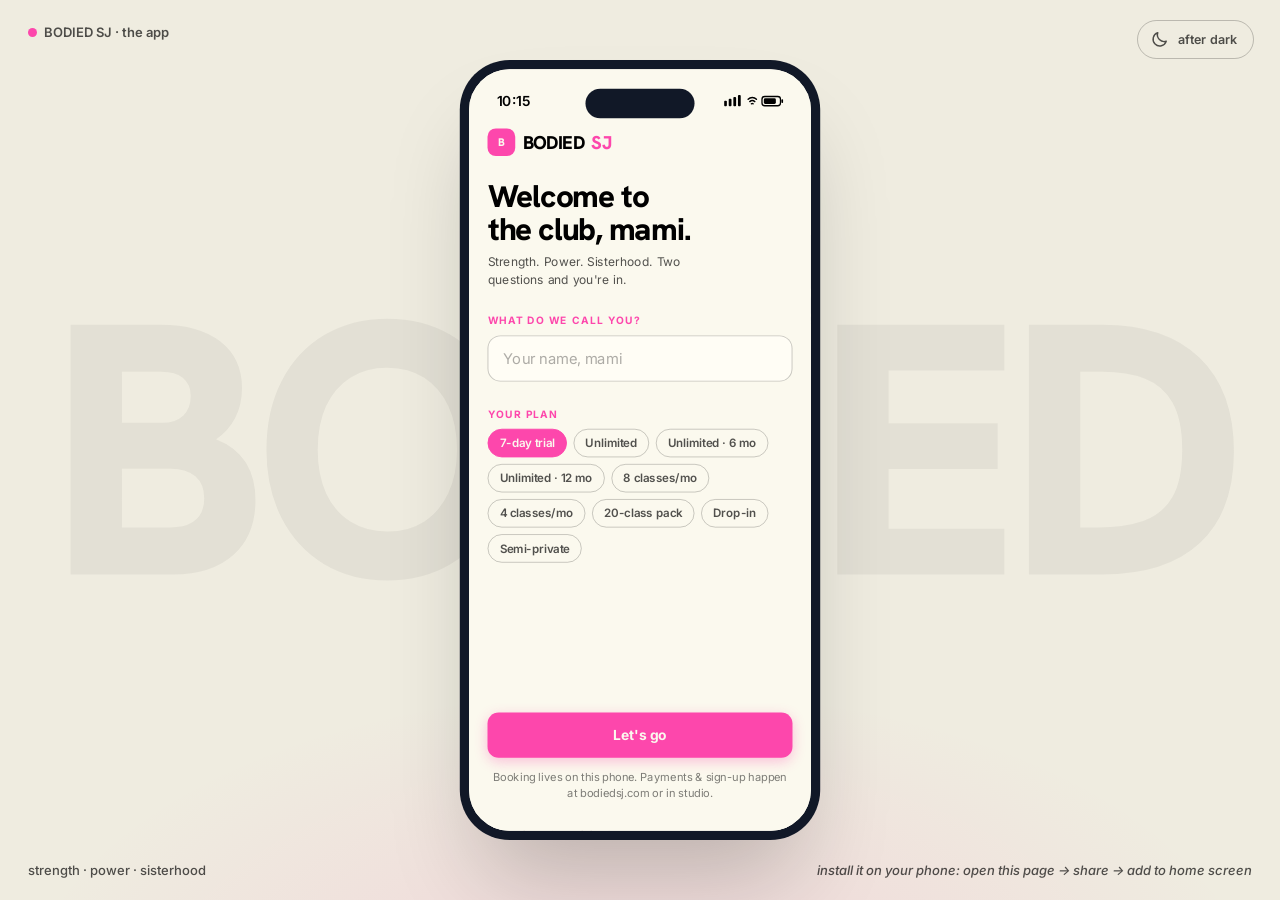
<file: index.html>
<!DOCTYPE html>
<html lang="en">
<head>
<meta charset="UTF-8">
<meta name="viewport" content="width=device-width, initial-scale=1.0, viewport-fit=cover">
<title>BODIED SJ</title>
<meta name="description" content="BODIED SJ in your pocket — book classes, collect stamps, meet the coaches. Strength. Power. Sisterhood.">
<link rel="manifest" href="manifest.webmanifest">
<meta name="theme-color" content="#FBF9EE">
<meta name="apple-mobile-web-app-capable" content="yes">
<meta name="mobile-web-app-capable" content="yes">
<meta name="apple-mobile-web-app-status-bar-style" content="black-translucent">
<meta name="apple-mobile-web-app-title" content="BODIED SJ">
<link rel="apple-touch-icon" href="assets/icons/apple-touch-icon.png">
<link rel="icon" type="image/png" sizes="192x192" href="assets/icons/icon-192.png">
<link rel="preconnect" href="https://fonts.googleapis.com">
<link rel="preconnect" href="https://fonts.gstatic.com" crossorigin>
<!-- Two families, both on the brand. Concept-06 has no display face and no serif. -->
<link href="https://fonts.googleapis.com/css2?family=Hanken+Grotesk:wght@400;500;600;700;800&family=Inter:wght@400;500;600;700&display=swap" rel="stylesheet">
<link rel="stylesheet" href="assets/app.css">
</head>
<body>

<div class="stage">
  <div class="stage-word" aria-hidden="true">BODIED</div>
  <div class="stage-note tl"><span class="dot"></span>BODIED SJ · the app</div>
  <div class="stage-note bl">strength · power · sisterhood</div>
  <div class="stage-note br">install it on your phone: open this page → share → add to home screen</div>
  <button class="stage-toggle" id="theme-toggle" aria-label="Toggle appearance">
    <span id="stage-toggle-icon"></span>
    <span id="stage-toggle-label">after dark</span>
  </button>

  <div class="phone" id="phone">
    <div class="viewport">
      <div class="app" id="app">

        <div class="notch" aria-hidden="true"></div>
        <div class="statusbar" aria-hidden="true">
          <span id="sb-time">9:41</span>
          <svg width="64" height="13" viewBox="0 0 64 13" fill="none" aria-hidden="true">
            <rect x="0" y="6" width="3" height="6" rx="1" fill="currentColor"/>
            <rect x="5" y="4" width="3" height="8" rx="1" fill="currentColor"/>
            <rect x="10" y="2" width="3" height="10" rx="1" fill="currentColor"/>
            <rect x="15" y="0" width="3" height="12" rx="1" fill="currentColor"/>
            <path d="M26 4.5C28.5 2 32.5 2 35 4.5M27.8 7C29.3 5.6 31.7 5.6 33.2 7M29.6 9.4C30.3 8.8 30.7 8.8 31.4 9.4" stroke="currentColor" stroke-width="1.6" stroke-linecap="round"/>
            <rect x="41" y="1.5" width="20" height="10" rx="3" stroke="currentColor" stroke-width="1.4"/>
            <rect x="43" y="3.5" width="13" height="6" rx="1.5" fill="currentColor"/>
            <rect x="62" y="4.5" width="2" height="4" rx="1" fill="currentColor"/>
          </svg>
        </div>
        <div class="home-pill" aria-hidden="true"></div>

        <!-- ============ HOME (concept-06) ============ -->
        <section class="screen active" id="screen-home">
          <div class="brandbar">
            <div class="wordmark"><span class="mark">B</span>BODIED <span class="sj">SJ</span></div>
            <button class="iconbtn has-dot" data-go="more" aria-label="Account">
              <svg width="24" height="24" viewBox="0 0 24 24" fill="none" stroke="currentColor" stroke-width="1.7"><circle cx="12" cy="8.5" r="3.6"/><path d="M4.8 20a7.4 7.4 0 0 1 14.4 0"/></svg>
            </button>
          </div>

          <div class="section" style="padding-bottom:12px">
            <div class="sechead"><h2 class="title-lg">What's good</h2></div>
          </div>
          <div class="carousel" id="carousel">
            <div class="promo promo-a">
              <div class="blob" style="width:150px;height:150px;right:-42px;top:-48px;background:#fff"></div>
              <div class="kicker">New here?</div>
              <div>
                <h3>Try 7 days<br>for $7.</h3>
                <p style="margin-top:7px">Unlimited classes for a week. Come as you are.</p>
              </div>
            </div>
            <div class="promo promo-b">
              <div class="blob" style="width:130px;height:130px;right:-30px;bottom:-46px;background:var(--pink);opacity:.55"></div>
              <div class="kicker" style="color:var(--pink);opacity:1">The signature</div>
              <div>
                <h3>Muscle Mami<br>Full Body HIIT</h3>
                <p style="margin-top:7px">Volume at eleven. Valeria's got you.</p>
              </div>
            </div>
          </div>
          <div class="dots" id="dots" aria-hidden="true"><i class="on"></i><i></i></div>

          <div class="section">
            <div class="sechead"><h2 class="title-lg">Your next class</h2></div>
            <div id="home-next"></div>
          </div>

          <div class="section">
            <div class="sechead">
              <h2 class="title-lg">Your stamps</h2>
              <button class="showall" id="home-showall">Show all</button>
            </div>
            <div class="card">
              <div class="progline"><b id="stamp-count">0</b><span id="stamp-caption">classes bodied</span></div>
              <div class="stamps" id="home-stamps"></div>
            </div>
          </div>
        </section>

        <!-- ============ SCHEDULE (concept-06) ============ -->
        <section class="screen" id="screen-classes">
          <div class="topbar">
            <h1 class="title-xl">Schedule</h1>
            <button class="iconbtn" id="filter-btn" aria-label="Filter the schedule">
              <svg width="24" height="24" viewBox="0 0 24 24" fill="none" stroke="currentColor" stroke-width="1.9" stroke-linecap="round"><path d="M3 7h13M19 7h2M3 17h5M11 17h10"/><circle cx="17.5" cy="7" r="2.2"/><circle cx="9.5" cy="17" r="2.2"/></svg>
            </button>
          </div>

          <div class="segwrap">
            <div class="seg" id="seg" role="tablist" aria-label="Schedule kind">
              <button class="on" data-seg="classes" role="tab" aria-selected="true">Classes</button>
              <button data-seg="events" role="tab" aria-selected="false">Events</button>
            </div>
          </div>

          <div class="daystrip" id="daystrip" role="tablist" aria-label="Day"></div>
          <div id="sched-list"></div>
        </section>

        <!-- ============ PRICING (concept-06) ============ -->
        <section class="screen" id="screen-pricing">
          <div class="topbar"><h1 class="title-xl">Pricing</h1></div>
          <div class="utabs" id="ptabs" role="tablist" aria-label="Plan group"></div>
          <div class="pad" style="padding-top:20px" id="plan-list"></div>
          <div class="pad"><p class="policy" id="policy"></p></div>
          <div class="pad" style="padding-top:16px" id="pricing-join"></div>
        </section>

        <!-- ============ SHOP (concept-06) ============
             Permanent empty state: the studio sells nothing online.
             The .ghostgrid skeletons are decorative and the one place
             grey boxes are allowed — they mean "nothing here yet". -->
        <section class="screen" id="screen-shop">
          <div class="topbar"><h1 class="title-xl">Shop</h1></div>
          <div class="shop-empty">
            <div class="glyph">
              <svg width="40" height="40" viewBox="0 0 24 24" fill="none" stroke="currentColor" stroke-width="1.6" stroke-linecap="round" stroke-linejoin="round"><path d="M4.5 8h15l-1.2 11.2a1.6 1.6 0 0 1-1.6 1.4H7.3a1.6 1.6 0 0 1-1.6-1.4Z"/><path d="M8.7 8V6.2a3.3 3.3 0 0 1 6.6 0V8"/></svg>
            </div>
            <h2>Merch is<br>coming.</h2>
            <p>We're not selling anything online yet. Tanks, grip socks and the good crewnecks are in the works — ask at the front desk in the meantime.</p>
            <button class="btn ghost" id="shop-cta">Tell me when it drops</button>
          </div>
          <div class="ghostgrid" aria-hidden="true">
            <div class="ghostcard"><div class="sq"></div><div class="l1"></div><div class="l2"></div></div>
            <div class="ghostcard"><div class="sq"></div><div class="l1"></div><div class="l2"></div></div>
            <div class="ghostcard"><div class="sq"></div><div class="l1"></div><div class="l2"></div></div>
            <div class="ghostcard"><div class="sq"></div><div class="l1"></div><div class="l2"></div></div>
          </div>
        </section>

        <!-- ============ MORE (concept-06) ============
             The member's card, the coaches, the stamp book, appearance
             and the studio's contact details. -->
        <section class="screen" id="screen-more">
          <div class="topbar"><h1 class="title-xl">More</h1></div>
          <div class="pad">
            <div class="profilecard">
              <div class="blob" aria-hidden="true"></div>
              <div class="av-lg" id="pc-av">B</div>
              <div class="who">
                <h3 id="pc-name">Hey, mami</h3>
                <p id="pc-plan"></p>
              </div>
              <button class="pc-edit" id="profile-edit" aria-label="Edit your name and plan">
                <svg width="18" height="18" viewBox="0 0 24 24" fill="none" stroke="currentColor" stroke-width="1.8" stroke-linecap="round" stroke-linejoin="round"><path d="M4 20h4L19.5 8.5a2.1 2.1 0 0 0-3-3L5 17v3Z"/><path d="m14.5 6.5 3 3"/></svg>
              </button>
            </div>

            <div class="list" style="margin-bottom:16px">
              <button class="li" data-fs="reservations">
                <span class="ic"><svg width="19" height="19" viewBox="0 0 24 24" fill="none" stroke="currentColor" stroke-width="1.8" stroke-linecap="round"><rect x="3.5" y="5" width="17" height="16" rx="3"/><path d="M8 3v4M16 3v4M3.5 10h17"/></svg></span>
                <span class="lb">My reservations</span>
                <span class="rt" id="res-count">0</span>
                <span class="chev"><svg width="18" height="18" viewBox="0 0 24 24" fill="none" stroke="currentColor" stroke-width="2.2" stroke-linecap="round"><path d="m9 6 6 6-6 6"/></svg></span>
              </button>
              <button class="li" data-fs="stamps">
                <span class="ic"><svg width="19" height="19" viewBox="0 0 24 24" fill="none" stroke="currentColor" stroke-width="1.8" stroke-linejoin="round"><path d="m12 3.5 2.6 5.3 5.9.85-4.25 4.15 1 5.85L12 16.9l-5.25 2.75 1-5.85L3.5 9.65l5.9-.85Z"/></svg></span>
                <span class="lb">Stamps &amp; milestones</span>
                <span class="rt" id="stamp-total">0</span>
                <span class="chev"><svg width="18" height="18" viewBox="0 0 24 24" fill="none" stroke="currentColor" stroke-width="2.2" stroke-linecap="round"><path d="m9 6 6 6-6 6"/></svg></span>
              </button>
              <button class="li" data-fs="coaches">
                <span class="ic"><svg width="19" height="19" viewBox="0 0 24 24" fill="none" stroke="currentColor" stroke-width="1.8" stroke-linecap="round"><circle cx="9" cy="8.5" r="3.2"/><path d="M2.8 19.5a6.3 6.3 0 0 1 12.4 0"/><path d="M16.5 6.2a3.2 3.2 0 0 1 0 6.1M17.5 14.4a6.3 6.3 0 0 1 3.7 5.1"/></svg></span>
                <span class="lb">Meet the coaches</span>
                <span class="chev"><svg width="18" height="18" viewBox="0 0 24 24" fill="none" stroke="currentColor" stroke-width="2.2" stroke-linecap="round"><path d="m9 6 6 6-6 6"/></svg></span>
              </button>
            </div>

            <div class="list" style="margin-bottom:18px">
              <button class="li" id="theme-row">
                <span class="ic" id="theme-icon"></span>
                <span class="lb">Appearance</span>
                <span class="rt" id="theme-value">Daylight</span>
                <span class="chev"><svg width="18" height="18" viewBox="0 0 24 24" fill="none" stroke="currentColor" stroke-width="2.2" stroke-linecap="round"><path d="m9 6 6 6-6 6"/></svg></span>
              </button>
            </div>

            <div id="more-info"></div>
            <p class="policy" id="more-foot"></p>
          </div>
        </section>

        <!-- ============ TAB BAR (concept-06) ============
             Sits before the overlays on purpose: every overlay below
             out-ranks it on z-index. -->
        <nav class="tabbar" aria-label="Main">
          <button class="tab on" data-screen="home">
            <svg width="21" height="21" viewBox="0 0 24 24" fill="none" stroke="currentColor" stroke-width="1.8" stroke-linejoin="round"><path d="M4 10.5 12 4l8 6.5V20a1 1 0 0 1-1 1h-4v-6H9v6H5a1 1 0 0 1-1-1Z"/></svg>
            <span>Home</span>
          </button>
          <button class="tab" data-screen="classes">
            <svg width="21" height="21" viewBox="0 0 24 24" fill="none" stroke="currentColor" stroke-width="1.8" stroke-linecap="round"><rect x="3.5" y="5" width="17" height="16" rx="3"/><path d="M8 3v4M16 3v4M3.5 10h17"/></svg>
            <span>Schedule</span>
          </button>
          <button class="tab" data-screen="pricing">
            <svg width="21" height="21" viewBox="0 0 24 24" fill="none" stroke="currentColor" stroke-width="1.8" stroke-linecap="round" stroke-linejoin="round"><path d="M4.5 8h15l-1.2 11.2a1.6 1.6 0 0 1-1.6 1.4H7.3a1.6 1.6 0 0 1-1.6-1.4Z"/><path d="M8.7 8V6.2a3.3 3.3 0 0 1 6.6 0V8"/></svg>
            <span>Pricing</span>
          </button>
          <button class="tab" data-screen="shop">
            <svg width="21" height="21" viewBox="0 0 24 24" fill="none" stroke="currentColor" stroke-width="1.8" stroke-linecap="round" stroke-linejoin="round"><path d="M3 4h2.2l2.3 11.2a1.6 1.6 0 0 0 1.6 1.3h8.1a1.6 1.6 0 0 0 1.6-1.3L20.5 8H6"/><circle cx="9.5" cy="20" r="1.3"/><circle cx="17.5" cy="20" r="1.3"/></svg>
            <span>Shop</span>
          </button>
          <button class="tab" data-screen="more">
            <svg width="21" height="21" viewBox="0 0 24 24" fill="currentColor"><circle cx="6" cy="12" r="1.7"/><circle cx="12" cy="12" r="1.7"/><circle cx="18" cy="12" r="1.7"/></svg>
            <span>More</span>
          </button>
        </nav>

        <!-- ============ MORE SUB-SCREENS (concept-06 full screen) ============
             Reservations · stamps · coaches. Sits before #detail so that
             opening a class from a reservation paints on top of it. -->
        <section class="fs" id="more-fs" aria-hidden="true">
          <div class="fs-nav">
            <button id="more-fs-back" aria-label="Back">
              <svg width="19" height="19" viewBox="0 0 24 24" fill="none" stroke="currentColor" stroke-width="2.3" stroke-linecap="round"><path d="m15 6-6 6 6 6"/></svg>
            </button>
            <span class="title-md" id="more-fs-title"></span>
          </div>
          <div class="fs-body" id="more-fs-body"></div>
        </section>

        <!-- ============ CLASS DETAIL (concept-06 full screen) ============ -->
        <section class="fs" id="detail" aria-hidden="true">
          <div class="fs-nav">
            <button id="detail-back" aria-label="Back">
              <svg width="19" height="19" viewBox="0 0 24 24" fill="none" stroke="currentColor" stroke-width="2.3" stroke-linecap="round"><path d="m15 6-6 6 6 6"/></svg>
            </button>
            <span class="title-md" id="detail-title">Class details</span>
          </div>
          <div class="fs-body" id="detail-body"></div>
          <div class="fs-foot" id="detail-foot" hidden></div>
        </section>

        <!-- ============ OVERLAYS (concept-06) ============
             One scrim, one bottom sheet: filters, booking confirmation,
             plan details and the profile edit all mount into it. -->
        <div class="scrim" id="scrim"></div>
        <section class="sheet" id="confirm-sheet" role="dialog" aria-modal="true" aria-hidden="true">
          <div class="grab" aria-hidden="true"></div>
          <div id="confirm-body"></div>
        </section>
        <div class="done-wrap" id="done" role="dialog" aria-modal="true" aria-hidden="true"></div>
        <div class="toast" id="toast" role="status" aria-live="polite"></div>

        <!-- ============ ONBOARDING (concept-06) ============
             Same two steps and the same profile writes as before, wearing
             the 06 sheet pattern: cream paper, .title-xl, .chip plan picker,
             .btn. First run is the absence of the state doc. -->
        <section class="onboard" id="onboard" hidden>
          <div class="wordmark ob-mark"><span class="mark">B</span>BODIED <span class="sj">SJ</span></div>
          <h1 class="title-xl ob-title">Welcome to<br>the club, mami.</h1>
          <p class="meta ob-tag">Strength. Power. Sisterhood. Two questions and you're in.</p>
          <div class="ob-field">
            <label class="eyebrow" for="ob-name">What do we call you?</label>
            <input class="ob-input" id="ob-name" type="text" placeholder="Your name, mami" autocomplete="given-name" maxlength="30">
          </div>
          <div class="ob-field">
            <label class="eyebrow" id="plan-chips-label">Your plan</label>
            <div class="chips" id="plan-chips" role="radiogroup" aria-labelledby="plan-chips-label"></div>
          </div>
          <div class="ob-spacer"></div>
          <button class="btn" id="ob-start">Let's go</button>
          <p class="policy ob-note">Booking lives on this phone. Payments &amp; sign-up happen at bodiedsj.com or in studio.</p>
        </section>

      </div>
    </div>
  </div>
</div>

<script src="assets/data.js"></script>
<script src="assets/app.js"></script>
</body>
</html>
</file>
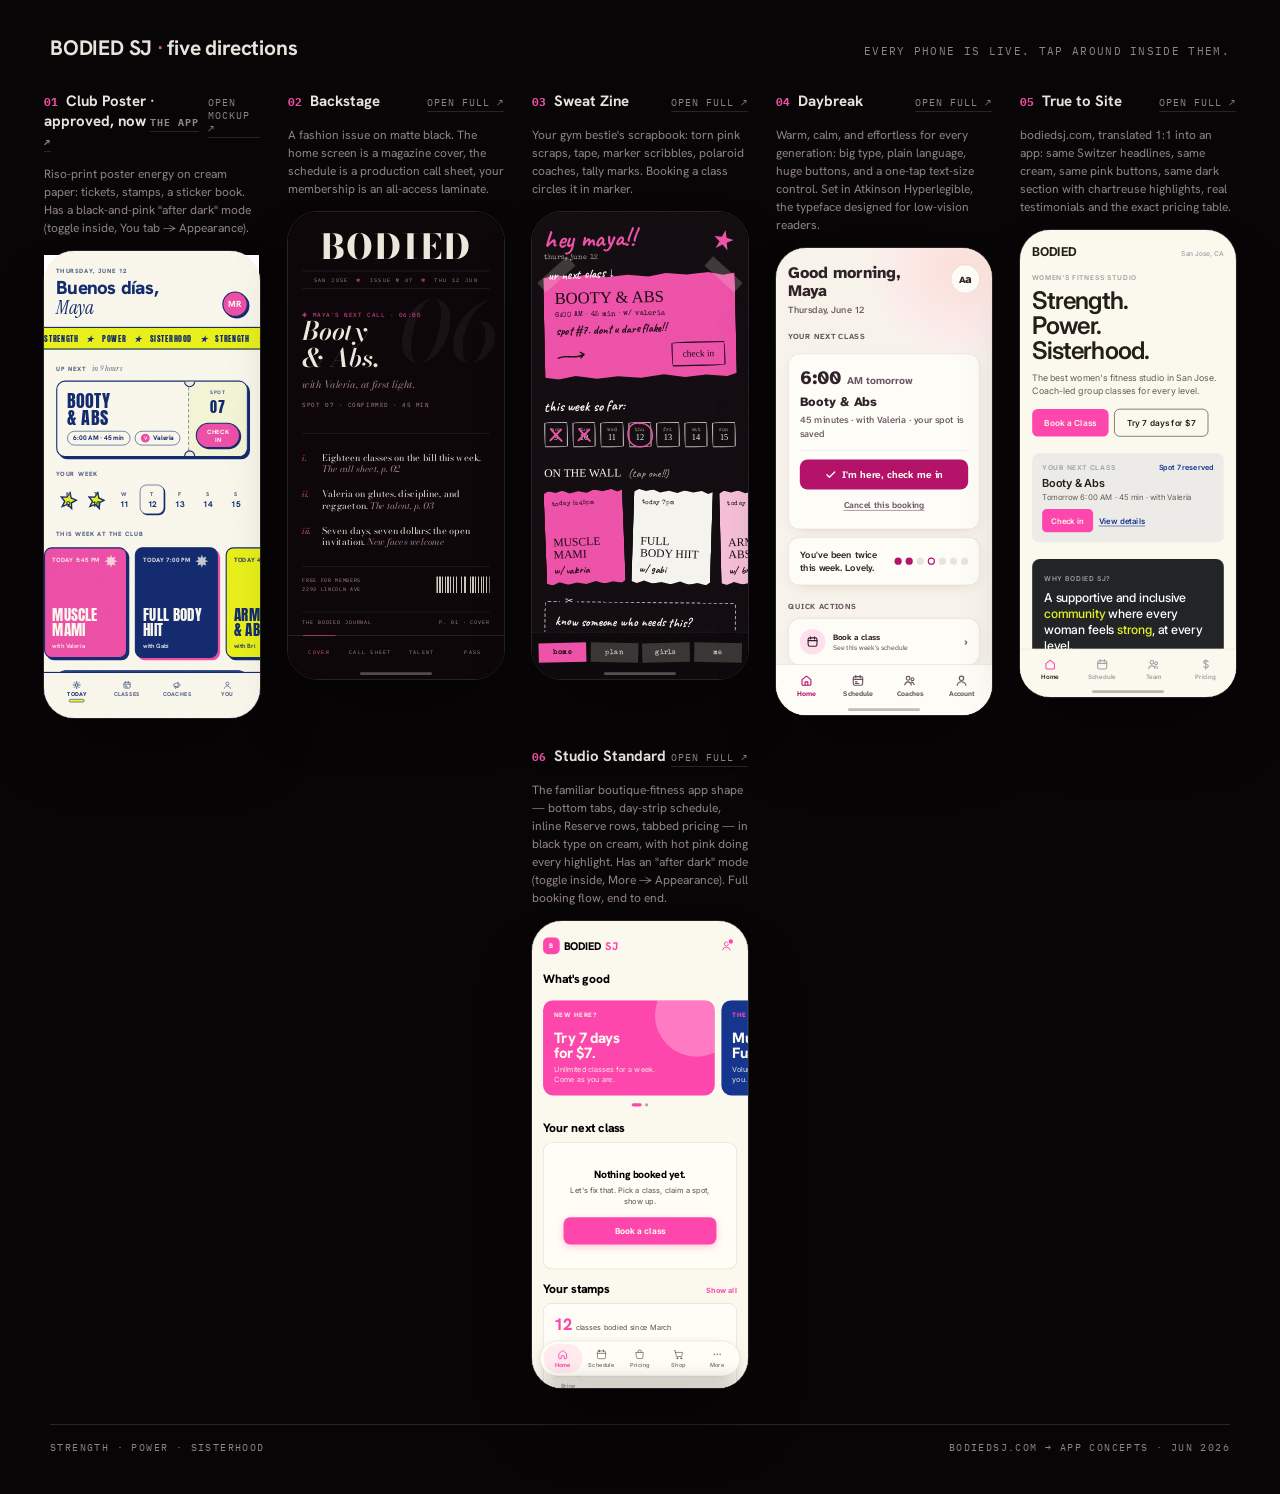
<file: compare.html>
<!DOCTYPE html>
<html lang="en">
<head>
<meta charset="UTF-8">
<meta name="viewport" content="width=device-width, initial-scale=1.0">
<title>BODIED SJ · Five Directions</title>
<link rel="preconnect" href="https://fonts.googleapis.com">
<link rel="preconnect" href="https://fonts.gstatic.com" crossorigin>
<link href="https://fonts.googleapis.com/css2?family=Hanken+Grotesk:wght@400;600;700&family=IBM+Plex+Mono:wght@400;500&display=swap" rel="stylesheet">
<style>
:root{
  --bg: oklch(12% 0.01 340);
  --tx: oklch(92% 0.01 90);
  --dim: oklch(62% 0.02 340);
  --pink: oklch(67% 0.21 350);
  --hair: oklch(92% 0.01 90 / 0.14);
}
*{margin:0;padding:0;box-sizing:border-box}
body{
  background:var(--bg); color:var(--tx);
  font-family:'Hanken Grotesk', sans-serif;
  min-height:100vh; padding:34px 30px 40px;
}
header{display:flex; align-items:baseline; justify-content:space-between; gap:16px; flex-wrap:wrap; max-width:1180px; margin:0 auto}
h1{font-size:21px; font-weight:700; letter-spacing:-0.01em}
h1 .dot{color:var(--pink)}
header .hint{font-family:'IBM Plex Mono', monospace; font-size:11px; letter-spacing:0.12em; color:var(--dim); text-transform:uppercase}
.row{
  display:flex; gap:28px; justify-content:center; align-items:flex-start; flex-wrap:wrap;
  max-width:1300px; margin:30px auto 0;
}
.option{width:216px}
.cap{display:flex; align-items:baseline; justify-content:space-between; margin-bottom:14px}
.cap .name{font-size:15px; font-weight:700}
.cap .name .no{font-family:'IBM Plex Mono', monospace; font-size:11px; color:var(--pink); margin-right:8px}
.cap a{
  font-family:'IBM Plex Mono', monospace; font-size:10px; letter-spacing:0.1em;
  color:var(--dim); text-decoration:none; text-transform:uppercase;
  border-bottom:1px solid var(--hair); padding-bottom:2px;
}
.cap a:hover{color:var(--pink); border-color:var(--pink)}
.desc{font-size:12px; line-height:1.5; color:var(--dim); margin-bottom:14px; min-height:72px}
.shell{
  width:216px; height:467px; border-radius:30px; overflow:hidden;
  background:oklch(8% 0.01 340);
  outline:1px solid var(--hair);
  box-shadow:0 40px 70px -25px oklch(0% 0 0 / 0.7);
  position:relative;
}
.shell iframe{
  width:390px; height:844px; border:0;
  transform:scale(0.5538); transform-origin:0 0;
  position:absolute; top:0; left:0;
}
footer{
  max-width:1180px; margin:36px auto 0; padding-top:16px;
  border-top:1px solid var(--hair);
  display:flex; justify-content:space-between; flex-wrap:wrap; gap:10px;
}
footer span{font-family:'IBM Plex Mono', monospace; font-size:10px; letter-spacing:0.14em; color:var(--dim); text-transform:uppercase}
@media (max-width:1000px){
  .row{gap:30px}
}
</style>
</head>
<body>
<header>
  <h1>BODIED SJ <span class="dot">·</span> five directions</h1>
  <span class="hint">Every phone is live. Tap around inside them.</span>
</header>

<div class="row">
  <div class="option">
    <div class="cap">
      <span class="name"><span class="no">01</span>Club Poster · approved, now <a href="index.html" target="_blank">the app ↗</a></span>
      <a href="concept-01.html" target="_blank">open mockup ↗</a>
    </div>
    <p class="desc">Riso-print poster energy on cream paper: tickets, stamps, a sticker book. Has a black-and-pink "after dark" mode (toggle inside, You tab → Appearance).</p>
    <div class="shell"><iframe src="concept-01.html" title="Concept 01 · Club Poster" loading="lazy"></iframe></div>
  </div>

  <div class="option">
    <div class="cap">
      <span class="name"><span class="no">02</span>Backstage</span>
      <a href="concept-02.html" target="_blank">open full ↗</a>
    </div>
    <p class="desc">A fashion issue on matte black. The home screen is a magazine cover, the schedule is a production call sheet, your membership is an all-access laminate.</p>
    <div class="shell"><iframe src="concept-02.html" title="Concept 02 · Backstage" loading="lazy"></iframe></div>
  </div>

  <div class="option">
    <div class="cap">
      <span class="name"><span class="no">03</span>Sweat Zine</span>
      <a href="concept-03.html" target="_blank">open full ↗</a>
    </div>
    <p class="desc">Your gym bestie's scrapbook: torn pink scraps, tape, marker scribbles, polaroid coaches, tally marks. Booking a class circles it in marker.</p>
    <div class="shell"><iframe src="concept-03.html" title="Concept 03 · Sweat Zine" loading="lazy"></iframe></div>
  </div>

  <div class="option">
    <div class="cap">
      <span class="name"><span class="no">04</span>Daybreak</span>
      <a href="concept-04.html" target="_blank">open full ↗</a>
    </div>
    <p class="desc">Warm, calm, and effortless for every generation: big type, plain language, huge buttons, and a one-tap text-size control. Set in Atkinson Hyperlegible, the typeface designed for low-vision readers.</p>
    <div class="shell"><iframe src="concept-04.html" title="Concept 04 · Daybreak" loading="lazy"></iframe></div>
  </div>

  <div class="option">
    <div class="cap">
      <span class="name"><span class="no">05</span>True to Site</span>
      <a href="concept-05.html" target="_blank">open full ↗</a>
    </div>
    <p class="desc">bodiedsj.com, translated 1:1 into an app: same Switzer headlines, same cream, same pink buttons, same dark section with chartreuse highlights, real testimonials and the exact pricing table.</p>
    <div class="shell"><iframe src="concept-05.html" title="Concept 05 · True to Site" loading="lazy"></iframe></div>
  </div>

  <div class="option">
    <div class="cap">
      <span class="name"><span class="no">06</span>Studio Standard</span>
      <a href="concept-06.html" target="_blank">open full ↗</a>
    </div>
    <p class="desc">The familiar boutique-fitness app shape — bottom tabs, day-strip schedule, inline Reserve rows, tabbed pricing — in black type on cream, with hot pink doing every highlight. Has an "after dark" mode (toggle inside, More → Appearance). Full booking flow, end to end.</p>
    <div class="shell"><iframe src="concept-06.html" title="Concept 06 · Studio Standard" loading="lazy"></iframe></div>
  </div>
</div>

<footer>
  <span>Strength · Power · Sisterhood</span>
  <span>bodiedsj.com → app concepts · Jun 2026</span>
</footer>
</body>
</html>
</file>
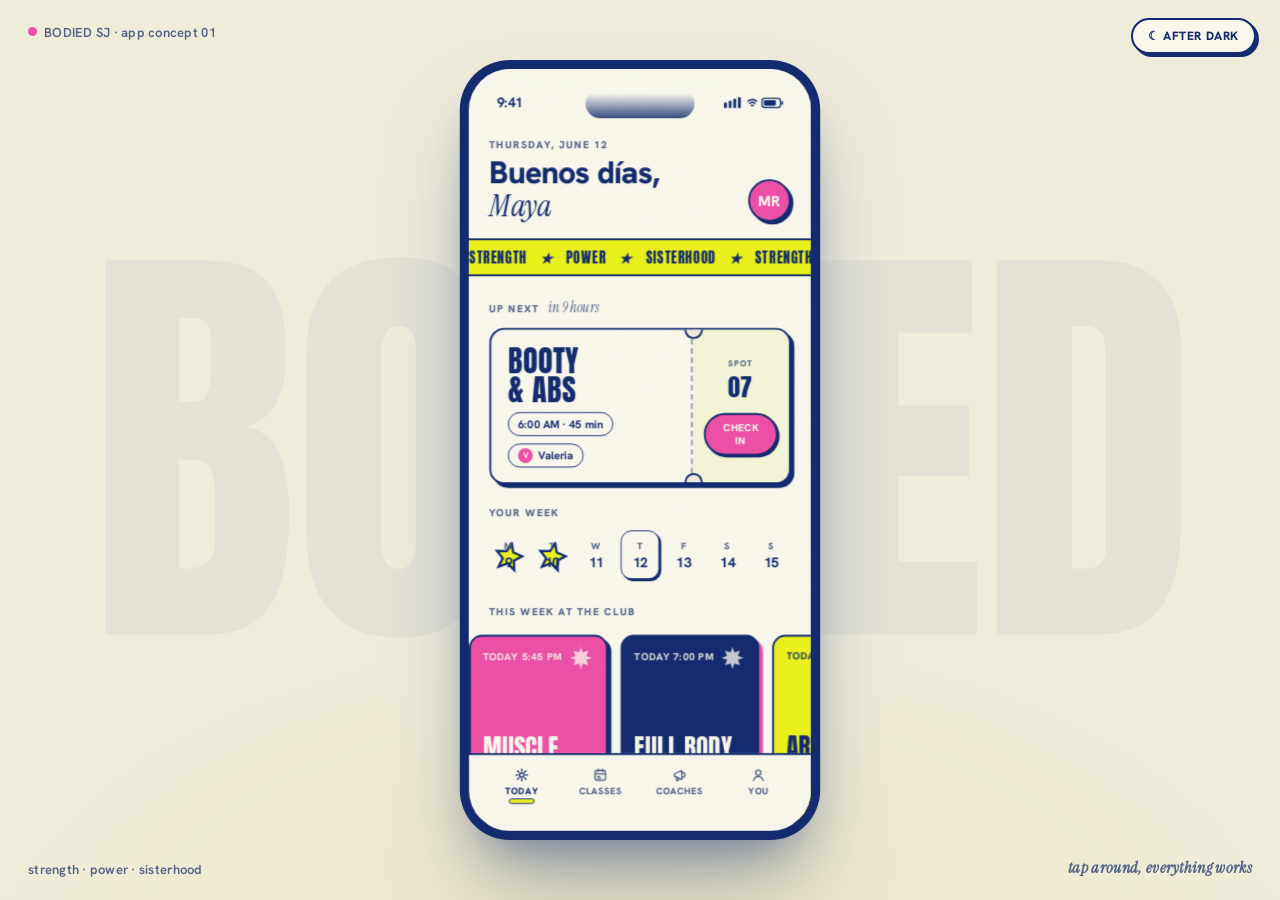
<file: concept-01.html>
<!DOCTYPE html>
<html lang="en">
<head>
<meta charset="UTF-8">
<meta name="viewport" content="width=device-width, initial-scale=1.0, viewport-fit=cover">
<title>BODIED SJ · App Concept 01</title>
<link rel="preconnect" href="https://fonts.googleapis.com">
<link rel="preconnect" href="https://fonts.gstatic.com" crossorigin>
<link href="https://fonts.googleapis.com/css2?family=Anton&family=Hanken+Grotesk:wght@400;500;600;700;800&family=Instrument+Serif:ital@1&display=swap" rel="stylesheet">
<style>
/* ============ TOKENS ============ */
:root{
  --paper: oklch(97.5% 0.015 100);
  --paper-dim: oklch(94% 0.022 97);
  --ink: oklch(32% 0.12 265);
  --ink-soft: oklch(50% 0.06 265);
  --pink: oklch(67% 0.21 350);
  --pink-deep: oklch(58% 0.21 352);
  --chartreuse: oklch(92% 0.2 112);
  --teal: oklch(78% 0.13 185);
  --teal-deep: oklch(60% 0.11 190);
  --royal: oklch(32% 0.12 265);          /* fixed royal blue, both themes */
  --cream: oklch(97.5% 0.015 100);       /* fixed cream, both themes */
  --on-bright: oklch(32% 0.12 265);      /* text on chartreuse/teal/pink fields */
  --hairline: oklch(32% 0.12 265 / 0.14);
  --hairline-strong: oklch(32% 0.12 265 / 0.45);
  --display: 'Anton', sans-serif;
  --sans: 'Hanken Grotesk', sans-serif;
  --serif: 'Instrument Serif', serif;
  --ease: cubic-bezier(0.16, 1, 0.3, 1);
  --shadow-pop: 4px 4px 0 var(--ink);
  --shadow-pop-sm: 3px 3px 0 var(--ink);
}
*{margin:0;padding:0;box-sizing:border-box;-webkit-tap-highlight-color:transparent}
html,body{height:100%}
body{
  background: var(--paper-dim);
  font-family: var(--sans);
  color: var(--ink);
  overflow:hidden;
}

/* ============ DESKTOP STAGE ============ */
.stage{
  position:fixed; inset:0;
  display:flex; align-items:center; justify-content:center;
  background:
    radial-gradient(ellipse 90% 70% at 50% 110%, oklch(92% 0.05 100), transparent 60%),
    var(--paper-dim);
}
.stage-word{
  position:absolute; left:50%; top:50%;
  transform:translate(-50%,-50%);
  font-family:var(--display);
  font-size: clamp(180px, 34vw, 520px);
  letter-spacing:-0.01em;
  color: oklch(32% 0.12 265 / 0.05);
  user-select:none; pointer-events:none;
  white-space:nowrap;
}
.stage-note{
  position:absolute; font-size:13px; font-weight:600; color:var(--ink-soft);
  letter-spacing:0.02em;
}
.stage-note.tl{top:24px;left:28px}
.stage-note.tr{top:24px;right:28px; font-family:var(--serif); font-style:italic; font-size:16px;}
.stage-note.br{bottom:22px;right:28px; font-family:var(--serif); font-style:italic; font-size:16px;}
.theme-toggle{
  position:absolute; top:18px; right:24px; z-index:5;
  font-family:var(--sans); font-weight:800; font-size:12px; letter-spacing:0.05em;
  text-transform:uppercase;
  border:2px solid var(--ink); border-radius:999px;
  background:var(--paper); color:var(--ink);
  padding:8px 15px; cursor:pointer;
  box-shadow:var(--shadow-pop-sm);
  transition:transform 0.12s var(--ease), box-shadow 0.12s var(--ease);
}
.theme-toggle:active{transform:translate(2px,2px); box-shadow:0 0 0 var(--ink)}
.theme-toggle:focus-visible{outline:3px solid var(--pink); outline-offset:2px}
.stage-note.bl{bottom:22px;left:28px}
.stage-note .dot{display:inline-block;width:9px;height:9px;border-radius:50%;background:var(--pink);margin-right:7px;vertical-align:1px}

/* ============ PHONE ============ */
.phone{
  position:relative;
  width:390px; height:844px;
  flex:none;
  background:var(--ink);
  border-radius:54px;
  padding:10px;
  box-shadow:
    0 60px 100px -20px oklch(32% 0.12 265 / 0.35),
    0 30px 50px -25px oklch(32% 0.12 265 / 0.4);
}
.viewport{
  position:relative; width:100%; height:100%;
  background:var(--paper);
  border-radius:44px;
  overflow:hidden;
  isolation:isolate;
}
/* riso paper grain */
.viewport::after{
  content:""; position:absolute; inset:0; z-index:99; pointer-events:none;
  background-image:url("data:image/svg+xml,%3Csvg xmlns='http://www.w3.org/2000/svg' width='180' height='180'%3E%3Cfilter id='n'%3E%3CfeTurbulence type='fractalNoise' baseFrequency='0.9' numOctaves='2'/%3E%3C/filter%3E%3Crect width='180' height='180' filter='url(%23n)' opacity='0.5'/%3E%3C/svg%3E");
  opacity:0.05; mix-blend-mode:multiply;
  border-radius:44px;
}
.notch{
  position:absolute; top:21px; left:50%; transform:translateX(-50%);
  width:118px; height:32px; background:var(--ink); border-radius:20px; z-index:60;
}
.statusbar{
  position:absolute; top:0; left:0; right:0; height:58px; z-index:75;
  display:flex; align-items:center; justify-content:space-between;
  padding:14px 30px 0;
  font-size:15px; font-weight:700; color:var(--ink);
  pointer-events:none;
  transition: color 0.25s var(--ease);
  background:linear-gradient(to bottom, var(--paper) 45%, oklch(97.5% 0.015 100 / 0) 100%);
}
.app.detail-light .statusbar{background:none}
.statusbar svg{display:block}
.app.detail-light .statusbar{color:var(--cream)}
.app.detail-bright .statusbar{color:var(--on-bright); background:none}
.home-pill{
  position:absolute; bottom:8px; left:50%; transform:translateX(-50%);
  width:130px; height:5px; border-radius:3px; background:var(--ink); opacity:0.35; z-index:60;
  transition: background 0.25s var(--ease), opacity 0.25s var(--ease);
}
.app.detail-light .home-pill{background:var(--cream); opacity:0.6}
.app.detail-bright .home-pill{background:var(--on-bright); opacity:0.5}

/* ============ APP SHELL ============ */
.app{position:absolute; inset:0; overflow:hidden}
.screen{
  position:absolute; inset:0;
  padding:64px 0 96px;
  overflow-y:auto; overflow-x:hidden;
  scrollbar-width:none;
  opacity:0; transform:translateY(10px);
  pointer-events:none;
  transition: opacity 0.22s var(--ease), transform 0.22s var(--ease);
}
.screen::-webkit-scrollbar{display:none}
.screen.active{opacity:1; transform:translateY(0); pointer-events:auto}

/* ============ TYPE HELPERS ============ */
.eyebrow{
  font-size:11px; font-weight:800; letter-spacing:0.14em; color:var(--ink-soft);
  text-transform:uppercase;
}
.display{font-family:var(--display); text-transform:uppercase; line-height:0.92; letter-spacing:0.01em}
.aside{font-family:var(--serif); font-style:italic; color:var(--ink-soft)}

/* ============ TODAY ============ */
.pad{padding-left:22px; padding-right:22px}
.today-head{display:flex; align-items:flex-end; justify-content:space-between; margin-top:10px}
.today-head h1{font-size:34px; font-weight:800; letter-spacing:-0.02em; line-height:1.05; margin-top:6px}
.today-head h1 em{font-family:var(--serif); font-weight:400; font-style:italic; letter-spacing:0}
.avatar{
  width:46px; height:46px; border-radius:50%;
  background:var(--pink); color:var(--cream);
  display:flex; align-items:center; justify-content:center;
  font-weight:800; font-size:16px;
  border:2px solid var(--ink); box-shadow:var(--shadow-pop-sm);
  flex:none;
}

/* marquee */
.marquee{
  margin:18px 0 0; background:var(--chartreuse);
  border-top:2px solid var(--ink); border-bottom:2px solid var(--ink);
  overflow:hidden; white-space:nowrap;
  padding:7px 0;
}
.marquee-track{display:inline-block; animation:marq 26s linear infinite}
.marquee span{
  font-family:var(--display); font-size:15px; letter-spacing:0.08em;
  color:var(--on-bright); text-transform:uppercase;
}
.marquee .star{margin:0 14px; font-family:var(--sans); font-weight:800}
@keyframes marq{from{transform:translateX(0)}to{transform:translateX(-50%)}}

/* ticket */
.section-label{margin:24px 22px 12px; display:flex; align-items:baseline; gap:10px}
.ticket{
  margin:0 22px; position:relative;
  background:var(--paper); border:2px solid var(--ink); border-radius:16px;
  box-shadow:var(--shadow-pop);
  display:flex;
  overflow:hidden;
}
.ticket-main{flex:1; padding:18px 14px 16px 18px; min-width:0}
.ticket-main .display{font-size:33px; color:var(--ink)}
.ticket-meta{display:flex; gap:8px; margin-top:10px; flex-wrap:wrap}
.chip{
  display:inline-flex; align-items:center; gap:6px;
  font-size:12px; font-weight:700;
  border:1.5px solid var(--ink); border-radius:999px;
  padding:4px 10px; color:var(--ink); background:var(--paper);
}
.chip.fill-pink{background:var(--pink); color:var(--paper)}
.coach-dot{width:16px;height:16px;border-radius:50%;display:inline-flex;align-items:center;justify-content:center;font-size:9px;font-weight:800;flex:none}
.ticket-perf{
  position:relative; width:0;
  border-left:2px dashed var(--hairline-strong);
}
.ticket-perf::before,.ticket-perf::after{
  content:""; position:absolute; left:-9px; width:16px; height:16px;
  background:var(--paper-dim); border:2px solid var(--ink); border-radius:50%;
}
.ticket-perf::before{top:-10px}
.ticket-perf::after{bottom:-10px}
.ticket-stub{
  width:104px; flex:none; padding:14px 12px;
  display:flex; flex-direction:column; align-items:center; justify-content:center; gap:8px;
  background:oklch(96% 0.04 108);
}
.ticket-stub .spot{font-family:var(--display); font-size:26px; color:var(--ink)}
.ticket-stub .eyebrow{font-size:9px; text-align:center}
.btn{
  font-family:var(--sans); font-weight:800; font-size:13px; letter-spacing:0.03em;
  border:2px solid var(--ink); border-radius:999px;
  background:var(--pink); color:var(--paper);
  padding:9px 16px; cursor:pointer;
  box-shadow:var(--shadow-pop-sm);
  transition:transform 0.12s var(--ease), box-shadow 0.12s var(--ease), background 0.15s;
  text-transform:uppercase;
}
.btn:active{transform:translate(3px,3px); box-shadow:0 0 0 var(--ink)}
.btn:focus-visible{outline:3px solid var(--pink); outline-offset:2px}
.btn.ghost{background:var(--paper); color:var(--ink)}
.btn.stamped{background:var(--chartreuse); color:var(--on-bright)}
.btn.sm{padding:7px 13px; font-size:11px; box-shadow:2px 2px 0 var(--ink)}
.btn.sm:active{transform:translate(2px,2px); box-shadow:0 0 0 var(--ink)}

/* week strip */
.week{
  margin:0 22px; display:grid; grid-template-columns:repeat(7,1fr); gap:6px;
}
.day-cell{
  text-align:center; padding:9px 0 7px;
  border-radius:12px; border:1.5px solid transparent;
  position:relative;
}
.day-cell .d{font-size:10px; font-weight:800; letter-spacing:0.1em; color:var(--ink-soft)}
.day-cell .n{font-size:15px; font-weight:700; margin-top:2px}
.day-cell.today{border-color:var(--ink); background:var(--paper); box-shadow:2px 2px 0 var(--ink)}
.day-cell .stamp-star{
  position:absolute; top:50%; left:50%; width:34px; height:34px;
  transform:translate(-50%,-44%) rotate(12deg);
  z-index:0;
}
.day-cell .d,.day-cell .n{position:relative; z-index:1}
.day-cell.done .n{color:var(--ink)}

/* poster rail */
.rail{
  display:flex; gap:14px; overflow-x:auto; padding:6px 22px 14px;
  scrollbar-width:none; scroll-snap-type:x mandatory;
}
.rail::-webkit-scrollbar{display:none}
.poster{
  flex:none; width:150px; height:200px; border-radius:14px;
  border:2px solid var(--ink); box-shadow:var(--shadow-pop);
  padding:14px 13px; position:relative; overflow:hidden;
  display:flex; flex-direction:column; justify-content:space-between;
  cursor:pointer; scroll-snap-align:start;
  transition:transform 0.15s var(--ease);
  text-align:left; font-family:var(--sans);
}
.poster:active{transform:translate(2px,2px); box-shadow:2px 2px 0 var(--ink)}
.poster .display{font-size:27px; word-break:break-word}
.poster .ptime{font-size:11px; font-weight:800; letter-spacing:0.06em; opacity:0.85}
.poster .pcoach{font-size:11px; font-weight:700; opacity:0.85}
.poster.c-pink{background:var(--pink); color:var(--paper)}
.poster.c-blue{background:var(--royal); color:var(--cream); box-shadow:4px 4px 0 var(--pink)}
.poster.c-chartreuse{background:var(--chartreuse); color:var(--on-bright)}
.poster.c-teal{background:var(--teal); color:var(--on-bright)}
.poster .pburst{position:absolute; top:10px; right:10px; width:34px; height:34px; opacity:0.9}

/* promo */
.promo{
  margin:8px 22px 26px; position:relative;
  background:var(--ink); color:var(--paper);
  border-radius:16px; border:2px solid var(--ink);
  padding:20px 110px 20px 20px;
  box-shadow:4px 4px 0 var(--pink);
  overflow:hidden;
}
.promo .display{font-size:26px}
.promo p{font-size:13px; font-weight:500; margin-top:7px; opacity:0.85; line-height:1.45}
.promo .aside{color:oklch(85% 0.06 100)}
.promo-burst{
  position:absolute; right:-14px; top:50%; transform:translateY(-50%) rotate(8deg);
  width:108px; height:108px;
}
.promo-burst text{font-family:var(--display); font-size:30px}

/* ============ CLASSES / SCHEDULE ============ */
.sched-head{margin-top:10px}
.sched-head .display{font-size:42px}
.daychips{display:flex; gap:8px; overflow-x:auto; padding:16px 22px 4px; scrollbar-width:none}
.daychips::-webkit-scrollbar{display:none}
.daychip{
  flex:none; border:2px solid var(--ink); border-radius:999px;
  background:var(--paper); padding:8px 14px;
  font-family:var(--sans); font-weight:800; font-size:12px; letter-spacing:0.05em;
  color:var(--ink); cursor:pointer;
  transition:background 0.15s, box-shadow 0.15s, transform 0.15s var(--ease);
  text-transform:uppercase;
}
.daychip.sel{background:var(--chartreuse); color:var(--on-bright); box-shadow:2px 2px 0 var(--ink)}
.daychip:focus-visible{outline:3px solid var(--pink); outline-offset:2px}
.timetable{margin:14px 0 10px}
.trow{
  display:flex; gap:14px; padding:14px 22px;
  border-bottom:1.5px solid var(--hairline);
  cursor:pointer; position:relative;
  transition:background 0.15s;
}
.trow:active{background:oklch(96% 0.04 108)}
.trow:last-child{border-bottom:none}
.t-time{width:62px; flex:none; padding-top:2px}
.t-time .h{font-family:var(--display); font-size:19px; line-height:1}
.t-time .ap{font-size:10px; font-weight:800; letter-spacing:0.1em; color:var(--ink-soft)}
.t-main{flex:1; min-width:0}
.t-name{font-size:17px; font-weight:800; letter-spacing:-0.01em; line-height:1.15}
.t-meta{display:flex; align-items:center; gap:8px; margin-top:5px; font-size:12px; font-weight:600; color:var(--ink-soft); flex-wrap:wrap}
.t-meta .cdot{width:18px;height:18px;border-radius:50%;display:inline-flex;align-items:center;justify-content:center;font-size:9px;font-weight:800;border:1.5px solid var(--ink)}
.spots{display:inline-flex; align-items:center; gap:4px}
.spots i{width:7px;height:7px;border-radius:50%;background:var(--pink);display:inline-block}
.t-act{flex:none; display:flex; align-items:center}
.mini-stamp{
  font-family:var(--display); font-size:13px; letter-spacing:0.06em;
  background:var(--chartreuse); color:var(--on-bright);
  border:2px solid var(--ink); border-radius:8px;
  padding:5px 10px; transform:rotate(-4deg);
  display:inline-block;
}
.full-tag{font-size:11px; font-weight:800; letter-spacing:0.08em; color:var(--ink-soft); text-transform:uppercase}
.rest-state{padding:70px 40px; text-align:center}
.rest-state .display{font-size:36px; margin-top:18px}
.rest-state p{margin-top:10px; font-size:16px}

/* ============ DETAIL SHEET ============ */
.detail{
  position:absolute; inset:0; z-index:70;
  transform:translateY(102%);
  transition:transform 0.3s var(--ease);
  display:flex; flex-direction:column;
  padding:64px 24px 30px;
  overflow-y:auto; scrollbar-width:none;
}
.detail::-webkit-scrollbar{display:none}
.detail.open{transform:translateY(0)}
.detail.c-pink{background:var(--pink); color:var(--paper)}
.detail.c-blue{background:var(--royal); color:var(--cream)}
.detail.c-teal{background:var(--teal-deep); color:var(--cream)}
.detail.c-chartreuse{background:var(--chartreuse); color:var(--on-bright)}
.d-back{
  width:42px; height:42px; border-radius:50%; flex:none;
  border:2px solid currentColor; background:transparent; color:inherit;
  display:flex; align-items:center; justify-content:center; cursor:pointer;
  transition:transform 0.12s var(--ease);
}
.d-back:active{transform:scale(0.92)}
.d-back:focus-visible{outline:3px solid currentColor; outline-offset:2px}
.d-title{margin-top:26px}
.d-title .display{font-size:64px; line-height:0.88}
.d-title .outline{
  color:transparent;
  -webkit-text-stroke:2px currentColor;
}
.detail.c-pink .d-title .outline{-webkit-text-stroke-color:var(--paper)}
.detail.c-blue .d-title .outline,.detail.c-teal .d-title .outline{-webkit-text-stroke-color:var(--cream)}
.detail.c-chartreuse .d-title .outline{-webkit-text-stroke-color:var(--on-bright)}
.d-when{margin-top:18px; font-size:14px; font-weight:800; letter-spacing:0.08em; text-transform:uppercase; opacity:0.95}
.d-coachline{display:flex; align-items:center; gap:10px; margin-top:14px; font-size:15px; font-weight:700}
.d-coachline .cdot{width:30px;height:30px;border-radius:50%;display:flex;align-items:center;justify-content:center;font-size:12px;font-weight:800;border:2px solid currentColor}
.d-effort{margin-top:22px; display:flex; align-items:center; gap:10px}
.d-effort .eyebrow{color:inherit; opacity:0.75}
.d-effort .stars{font-size:18px; letter-spacing:4px}
.d-vibe{margin-top:24px}
.d-vibe .eyebrow{color:inherit; opacity:0.75}
.d-vibe p{font-family:var(--serif); font-style:italic; font-size:21px; line-height:1.35; max-width:30ch; margin-top:8px}
.d-tags{display:flex; gap:8px; margin-top:20px; flex-wrap:wrap}
.d-tags .chip{background:transparent; color:inherit; border-color:currentColor}
.d-spacer{flex:1; min-height:26px}
.d-book{
  width:100%; padding:17px; font-size:16px;
  background:var(--paper); color:var(--ink);
  border:2px solid var(--ink); box-shadow:var(--shadow-pop);
}
.detail.c-chartreuse .d-book{background:var(--on-bright); color:var(--chartreuse); box-shadow:4px 4px 0 var(--cream)}
.d-book.stamped{background:var(--chartreuse); color:var(--ink)}
.d-note{margin-top:12px; text-align:center; font-size:12px; font-weight:600; opacity:0.8}

/* booked stamp overlay */
.stamp-overlay{
  position:absolute; top:38%; left:50%; z-index:80;
  transform:translate(-50%,-50%) rotate(-9deg) scale(1.6);
  opacity:0; pointer-events:none;
}
.stamp-overlay.show{
  animation:stampdown 0.42s var(--ease) forwards;
}
@keyframes stampdown{
  0%{opacity:0; transform:translate(-50%,-50%) rotate(-16deg) scale(1.7)}
  60%{opacity:1; transform:translate(-50%,-50%) rotate(-9deg) scale(0.96)}
  100%{opacity:1; transform:translate(-50%,-50%) rotate(-9deg) scale(1)}
}
.stamp-inner{
  font-family:var(--display); font-size:44px; letter-spacing:0.04em;
  color:var(--on-bright); background:var(--chartreuse);
  border:3px solid var(--ink); border-radius:14px;
  padding:10px 26px; box-shadow:6px 6px 0 var(--ink);
  text-transform:uppercase;
}

/* ============ COACHES ============ */
.coach-sub{margin-top:8px; font-size:19px}
.coach-list{margin-top:22px}
.coach-row{
  display:flex; gap:16px; padding:20px 22px;
  border-top:2px solid var(--ink);
  align-items:flex-start;
}
.coach-row:last-of-type{border-bottom:2px solid var(--ink)}
.coach-row.flip{flex-direction:row-reverse; text-align:right}
.coach-row.flip .coach-tags{justify-content:flex-end}
.coach-row.flip .coach-name-row{flex-direction:row-reverse}
.coach-block{
  width:88px; height:104px; flex:none; border-radius:14px;
  border:2px solid var(--ink); box-shadow:var(--shadow-pop-sm);
  display:flex; align-items:center; justify-content:center;
  font-family:var(--display); font-size:44px;
  position:relative; overflow:hidden;
}
.coach-info{flex:1; min-width:0}
.coach-name-row{display:flex; align-items:center; gap:10px}
.coach-info .display{font-size:30px}
.coach-role{font-size:11px; font-weight:800; letter-spacing:0.12em; text-transform:uppercase; color:var(--ink-soft); margin-top:5px}
.coach-bio{font-size:13px; line-height:1.5; margin-top:8px; color:var(--ink); font-weight:500; max-width:42ch}
.coach-tags{display:flex; gap:6px; margin-top:10px; flex-wrap:wrap}
.coach-tags .chip{font-size:10px; padding:3px 9px}
.fave{
  background:none; border:none; cursor:pointer; padding:4px; flex:none;
  transition:transform 0.15s var(--ease);
}
.fave:active{transform:scale(1.25)}
.fave svg{display:block}
.fave .heart-fill{fill:transparent; transition:fill 0.15s}
.fave.on .heart-fill{fill:var(--pink)}
.soccer-band{
  margin:24px 22px 10px; padding:16px 18px;
  color:var(--on-bright);
  background:var(--teal); border:2px solid var(--ink); border-radius:14px;
  box-shadow:var(--shadow-pop-sm);
  display:flex; align-items:center; gap:12px;
}
.soccer-band .display{font-size:17px}
.soccer-band p{font-size:12px; font-weight:600; margin-top:3px}

/* ============ YOU ============ */
.member-card{
  margin:18px 22px 0; padding:20px;
  background:var(--ink); color:var(--paper);
  border-radius:18px; border:2px solid var(--ink);
  box-shadow:4px 4px 0 var(--pink);
  position:relative; overflow:hidden;
}
.member-card .display{font-size:30px}
.mc-row{display:flex; justify-content:space-between; align-items:flex-end; margin-top:26px}
.mc-label{font-size:9px; font-weight:800; letter-spacing:0.16em; opacity:0.6; text-transform:uppercase}
.mc-val{font-size:14px; font-weight:700; margin-top:3px}
.barcode{
  margin-top:18px; height:34px; border-radius:4px;
  background:repeating-linear-gradient(90deg,
    var(--paper) 0 2px, transparent 2px 5px,
    var(--paper) 5px 9px, transparent 9px 11px,
    var(--paper) 11px 12px, transparent 12px 16px);
  opacity:0.9;
}
.mc-spark{position:absolute; top:14px; right:16px; width:30px; height:30px}
.bodied-line{margin:20px 22px 0; font-size:15px; font-weight:600; line-height:1.5}
.bodied-line strong{font-weight:800}
.sticker-book{
  margin:14px 22px; display:grid; grid-template-columns:repeat(3,1fr); gap:12px;
}
.sticker{
  aspect-ratio:1; display:flex; align-items:center; justify-content:center;
  position:relative; text-align:center;
}
.sticker svg{position:absolute; inset:0; width:100%; height:100%}
.sticker .s-label{
  position:relative; font-family:var(--display); font-size:11px; line-height:1.05;
  text-transform:uppercase; max-width:62%; letter-spacing:0.03em;
}
.sticker.locked{opacity:0.55}
.sticker.locked .s-label{color:var(--ink-soft); font-family:var(--sans); font-weight:800; font-size:10px}
.plan-row,.settings-row{
  margin:0 22px; padding:16px 4px;
  display:flex; align-items:center; justify-content:space-between; gap:10px;
  border-bottom:1.5px solid var(--hairline);
}
.plan-row .pr-main{font-size:15px; font-weight:800}
.plan-row .pr-sub{font-size:12px; font-weight:600; color:var(--ink-soft); margin-top:3px}
.settings-row{cursor:pointer; font-size:15px; font-weight:700}
.settings-row .arrow{color:var(--ink-soft); font-weight:800}
.studio-foot{margin:26px 22px 10px; text-align:center}
.studio-foot .aside{font-size:17px}
.studio-foot p{font-size:12px; font-weight:600; color:var(--ink-soft); margin-top:6px}

/* ============ TAB BAR ============ */
.tabbar{
  position:absolute; left:0; right:0; bottom:0; z-index:50;
  height:84px; padding:10px 14px 26px;
  background:var(--paper);
  border-top:2px solid var(--ink);
  display:flex;
}
.tab{
  flex:1; background:none; border:none; cursor:pointer;
  display:flex; flex-direction:column; align-items:center; gap:3px;
  font-family:var(--sans); font-size:10px; font-weight:800; letter-spacing:0.06em;
  color:var(--ink-soft); text-transform:uppercase;
  border-radius:12px; padding:4px 0;
  transition:color 0.15s;
}
.tab svg{display:block}
.tab .ic{stroke:var(--ink-soft); transition:stroke 0.15s}
.tab.active{color:var(--ink)}
.tab.active .ic{stroke:var(--ink)}
.tab .tab-pill{
  width:26px; height:5px; border-radius:3px; background:transparent;
  transition:background 0.18s;
}
.tab.active .tab-pill{background:var(--chartreuse); outline:1.5px solid var(--ink)}
.tab:focus-visible{outline:3px solid var(--pink); outline-offset:-2px}

/* ============ AFTER DARK (black + pink) ============ */
[data-theme="dark"]{
  --paper: oklch(17% 0.022 345);
  --paper-dim: oklch(12.5% 0.018 345);
  --ink: oklch(92% 0.035 350);
  --ink-soft: oklch(70% 0.05 350);
  --on-bright: oklch(16% 0.03 340);
  --hairline: oklch(92% 0.035 350 / 0.16);
  --hairline-strong: oklch(92% 0.035 350 / 0.45);
}
[data-theme="dark"] .stage{
  background:
    radial-gradient(ellipse 90% 70% at 50% 110%, oklch(35% 0.13 350 / 0.55), transparent 60%),
    var(--paper-dim);
}
[data-theme="dark"] .stage-word{color:oklch(92% 0.035 350 / 0.05)}
[data-theme="dark"] .phone{
  background:oklch(10% 0.012 340);
  box-shadow:
    0 60px 100px -20px oklch(67% 0.21 350 / 0.3),
    0 30px 50px -25px oklch(0% 0 0 / 0.6);
}
[data-theme="dark"] .notch{background:oklch(10% 0.012 340)}
[data-theme="dark"] .viewport::after{mix-blend-mode:screen; opacity:0.07}
[data-theme="dark"] .statusbar{background:linear-gradient(to bottom, var(--paper) 45%, oklch(17% 0.022 345 / 0) 100%)}
[data-theme="dark"] .app.detail-light .statusbar,
[data-theme="dark"] .app.detail-bright .statusbar{background:none}
[data-theme="dark"] .marquee{background:var(--pink); border-color:var(--pink)}
[data-theme="dark"] .ticket-stub{background:oklch(24% 0.05 350)}
[data-theme="dark"] .trow:active{background:oklch(22% 0.035 350)}
[data-theme="dark"] .daychip.sel{background:var(--pink)}
[data-theme="dark"] .tab.active .tab-pill{background:var(--pink)}
[data-theme="dark"] .member-card{background:var(--pink); color:var(--on-bright); box-shadow:4px 4px 0 var(--ink)}
[data-theme="dark"] .promo{background:oklch(25% 0.06 348); color:var(--ink)}

/* ============ MOBILE FULL-BLEED ============ */
@media (max-width:560px){
  .stage{display:block; background:var(--paper)}
  .stage-word,.stage-note,.theme-toggle{display:none}
  .phone{
    width:100%; height:100%; border-radius:0; padding:0; box-shadow:none;
    transform:none !important;
  }
  .viewport{border-radius:0}
  .viewport::after{border-radius:0}
  .notch{display:none}
  .statusbar{display:none}
  .screen{padding-top:max(18px, env(safe-area-inset-top))}
  .detail{padding-top:max(24px, env(safe-area-inset-top))}
}
@media (prefers-reduced-motion:reduce){
  .marquee-track{animation:none}
  *{transition-duration:0.01ms !important; animation-duration:0.01ms !important}
}
</style>
</head>
<body>

<div class="stage">
  <div class="stage-word" aria-hidden="true">BODIED</div>
  <div class="stage-note tl"><span class="dot"></span>BODIED SJ · app concept 01</div>
  <button class="theme-toggle" id="theme-toggle">☾ after dark</button>
  <div class="stage-note br">tap around, everything works</div>
  <div class="stage-note bl">strength · power · sisterhood</div>

  <div class="phone" id="phone">
    <div class="viewport">
      <div class="app" id="app">

        <div class="notch" aria-hidden="true"></div>
        <div class="statusbar" aria-hidden="true">
          <span>9:41</span>
          <svg width="64" height="13" viewBox="0 0 64 13" fill="none" aria-hidden="true">
            <rect x="0" y="6" width="3" height="6" rx="1" fill="currentColor"/>
            <rect x="5" y="4" width="3" height="8" rx="1" fill="currentColor"/>
            <rect x="10" y="2" width="3" height="10" rx="1" fill="currentColor"/>
            <rect x="15" y="0" width="3" height="12" rx="1" fill="currentColor"/>
            <path d="M26 4.5C28.5 2 32.5 2 35 4.5M27.8 7C29.3 5.6 31.7 5.6 33.2 7M29.6 9.4C30.3 8.8 30.7 8.8 31.4 9.4" stroke="currentColor" stroke-width="1.6" stroke-linecap="round"/>
            <rect x="41" y="1.5" width="20" height="10" rx="3" stroke="currentColor" stroke-width="1.4"/>
            <rect x="43" y="3.5" width="13" height="6" rx="1.5" fill="currentColor"/>
            <rect x="62" y="4.5" width="2" height="4" rx="1" fill="currentColor"/>
          </svg>
        </div>

        <!-- ============ TODAY ============ -->
        <section class="screen active" id="screen-today">
          <div class="pad today-head">
            <div>
              <div class="eyebrow">Thursday, June 12</div>
              <h1>Buenos días,<br><em>Maya</em></h1>
            </div>
            <div class="avatar" aria-hidden="true">MR</div>
          </div>

          <div class="marquee" aria-hidden="true">
            <div class="marquee-track">
              <span>Strength<i class="star">★</i>Power<i class="star">★</i>Sisterhood<i class="star">★</i>Strength<i class="star">★</i>Power<i class="star">★</i>Sisterhood<i class="star">★</i></span><span>Strength<i class="star">★</i>Power<i class="star">★</i>Sisterhood<i class="star">★</i>Strength<i class="star">★</i>Power<i class="star">★</i>Sisterhood<i class="star">★</i></span>
            </div>
          </div>

          <div class="section-label">
            <span class="eyebrow">Up next</span>
            <span class="aside" style="font-size:15px">in 9 hours</span>
          </div>
          <div class="ticket">
            <div class="ticket-main">
              <div class="display">Booty<br>&amp; Abs</div>
              <div class="ticket-meta">
                <span class="chip">6:00 AM · 45 min</span>
                <span class="chip"><span class="coach-dot" style="background:var(--pink);color:var(--paper)">V</span>Valeria</span>
              </div>
            </div>
            <div class="ticket-perf" aria-hidden="true"></div>
            <div class="ticket-stub">
              <div>
                <div class="eyebrow">Spot</div>
                <div class="spot">07</div>
              </div>
              <button class="btn sm" id="checkin-btn">Check in</button>
            </div>
          </div>

          <div class="section-label"><span class="eyebrow">Your week</span></div>
          <div class="week" id="week-strip"></div>

          <div class="section-label" style="margin-top:28px">
            <span class="eyebrow">This week at the club</span>
          </div>
          <div class="rail" id="poster-rail"></div>

          <div class="promo">
            <div class="display">New here?</div>
            <p>Seven days of unlimited classes. No judgment, all levels.<br>
            <span class="aside">bring a friend, mami.</span></p>
            <svg class="promo-burst" viewBox="0 0 108 108" aria-hidden="true">
              <path d="M54 2l8 14 14-8-1 16 16 1-8 14 14 8-14 8 8 14-16 1 1 16-14-8-8 14-8-14-14 8 1-16-16-1 8-14-14-8 14-8-8-14 16-1-1-16 14 8z" fill="var(--chartreuse)" stroke="var(--ink)" stroke-width="2"/>
              <text x="54" y="64" text-anchor="middle" fill="var(--on-bright)">$7</text>
            </svg>
          </div>
        </section>

        <!-- ============ CLASSES ============ -->
        <section class="screen" id="screen-classes">
          <div class="pad sched-head">
            <div class="eyebrow">Class schedule</div>
            <div class="display">Pick your<br>fight</div>
          </div>
          <div class="daychips" id="daychips" role="tablist" aria-label="Day"></div>
          <div class="timetable" id="timetable"></div>
        </section>

        <!-- ============ COACHES ============ -->
        <section class="screen" id="screen-coaches">
          <div class="pad sched-head">
            <div class="eyebrow">Meet the team</div>
            <div class="display" style="font-size:42px">The<br>headliners</div>
            <div class="aside coach-sub">the women who run this club</div>
          </div>
          <div class="coach-list" id="coach-list"></div>
          <div class="soccer-band">
            <svg width="34" height="34" viewBox="0 0 34 34" aria-hidden="true">
              <circle cx="17" cy="17" r="15" fill="var(--paper)" stroke="var(--ink)" stroke-width="2"/>
              <path d="M17 9l5 4-2 6h-6l-2-6z" fill="var(--ink)"/>
            </svg>
            <div>
              <div class="display">Lil' Bodied: youth soccer</div>
              <p>Coach Hugo trains the next generation. Saturdays.</p>
            </div>
          </div>
        </section>

        <!-- ============ YOU ============ -->
        <section class="screen" id="screen-you">
          <div class="pad sched-head">
            <div class="eyebrow">Your card</div>
            <div class="display" style="font-size:42px">Maya R.</div>
          </div>

          <div class="member-card">
            <svg class="mc-spark" viewBox="0 0 30 30" aria-hidden="true">
              <path d="M15 0l3 10 10 3-10 3-3 10-3-10-10-3 10-3z" fill="var(--chartreuse)"/>
            </svg>
            <div class="display">Bodied SJ</div>
            <div class="mc-label" style="margin-top:4px">Member since Feb 2026</div>
            <div class="mc-row">
              <div><div class="mc-label">Plan</div><div class="mc-val">Unlimited</div></div>
              <div><div class="mc-label">No.</div><div class="mc-val">0214</div></div>
              <div><div class="mc-label">Home turf</div><div class="mc-val">Lincoln Ave</div></div>
            </div>
            <div class="barcode" aria-hidden="true"></div>
          </div>

          <p class="bodied-line"><strong>47 classes bodied</strong> since February. Valeria says you're not allowed to stop now.</p>

          <div class="section-label"><span class="eyebrow">Sticker book</span><span class="aside" style="font-size:15px">earn them, collect them</span></div>
          <div class="sticker-book" id="sticker-book"></div>

          <div class="section-label"><span class="eyebrow">Membership</span></div>
          <div class="plan-row">
            <div>
              <div class="pr-main">Unlimited · $215/mo</div>
              <div class="pr-sub">Renews July 1 · pause anytime by email</div>
            </div>
            <button class="btn sm ghost">Manage</button>
          </div>
          <div class="settings-row" id="appearance-row"><span>Appearance</span><span class="arrow" id="appearance-val">Daylight ›</span></div>
          <div class="settings-row"><span>Notifications</span><span class="arrow">›</span></div>
          <div class="settings-row"><span>Payment method</span><span class="arrow">›</span></div>
          <div class="settings-row"><span>Help &amp; contact</span><span class="arrow">›</span></div>

          <div class="studio-foot">
            <div class="aside">see you on the floor, mami.</div>
            <p>2293 Lincoln Ave, San Jose · (408) 337-2160</p>
          </div>
        </section>

        <!-- ============ CLASS DETAIL ============ -->
        <section class="detail" id="detail" aria-hidden="true">
          <button class="d-back" id="d-back" aria-label="Back">
            <svg width="18" height="18" viewBox="0 0 18 18" fill="none"><path d="M11 3L5 9l6 6" stroke="currentColor" stroke-width="2.5" stroke-linecap="round" stroke-linejoin="round"/></svg>
          </button>
          <div class="d-title" id="d-title"></div>
          <div class="d-when" id="d-when"></div>
          <div class="d-coachline" id="d-coach"></div>
          <div class="d-effort">
            <span class="eyebrow" style="letter-spacing:0.14em">Effort</span>
            <span class="stars" id="d-effort"></span>
          </div>
          <div class="d-vibe" id="d-vibe"></div>
          <div class="d-tags" id="d-tags"></div>
          <div class="d-spacer"></div>
          <button class="btn d-book" id="d-book">Book my spot</button>
          <div class="d-note" id="d-note">Cancel free up to 2 hours before</div>
        </section>

        <div class="stamp-overlay" id="stamp-overlay" aria-hidden="true">
          <div class="stamp-inner">Booked!</div>
        </div>

        <!-- ============ TAB BAR ============ -->
        <nav class="tabbar" aria-label="Main">
          <button class="tab active" data-screen="today">
            <svg width="22" height="22" viewBox="0 0 22 22" fill="none"><path class="ic" d="M11 2v3M11 17v3M2 11h3M17 11h3M4.6 4.6l2.1 2.1M15.3 15.3l2.1 2.1M4.6 17.4l2.1-2.1M15.3 6.7l2.1-2.1" stroke-width="2" stroke-linecap="round"/><circle class="ic" cx="11" cy="11" r="3.4" stroke-width="2"/></svg>
            Today<span class="tab-pill"></span>
          </button>
          <button class="tab" data-screen="classes">
            <svg width="22" height="22" viewBox="0 0 22 22" fill="none"><rect class="ic" x="3" y="4" width="16" height="15" rx="3" stroke-width="2"/><path class="ic" d="M3 9h16M7.5 2v4M14.5 2v4" stroke-width="2" stroke-linecap="round"/><path class="ic" d="M7 13.5h3M7 16h5" stroke-width="2" stroke-linecap="round"/></svg>
            Classes<span class="tab-pill"></span>
          </button>
          <button class="tab" data-screen="coaches">
            <svg width="22" height="22" viewBox="0 0 22 22" fill="none"><path class="ic" d="M3 9l11-5v14L3 13z" stroke-width="2" stroke-linejoin="round"/><path class="ic" d="M14 7c2.5 0 5 1.5 5 4s-2.5 4-5 4M6 13.5V18a1.5 1.5 0 003 0v-3.5" stroke-width="2" stroke-linecap="round"/></svg>
            Coaches<span class="tab-pill"></span>
          </button>
          <button class="tab" data-screen="you">
            <svg width="22" height="22" viewBox="0 0 22 22" fill="none"><circle class="ic" cx="11" cy="7.5" r="4" stroke-width="2"/><path class="ic" d="M3.5 19.5c1.2-4 4-6 7.5-6s6.3 2 7.5 6" stroke-width="2" stroke-linecap="round"/></svg>
            You<span class="tab-pill"></span>
          </button>
        </nav>

      </div>
    </div>
  </div>
</div>

<script>
/* ============ DATA ============ */
const COACH_COLORS = {
  Valeria:{bg:'var(--pink)', fg:'var(--cream)'},
  Gabi:{bg:'var(--royal)', fg:'var(--cream)'},
  Bri:{bg:'var(--teal)', fg:'var(--on-bright)'},
  Kimber:{bg:'var(--chartreuse)', fg:'var(--on-bright)'},
};

const CLASSES = {
  'booty-abs':{lines:['Booty','& Abs'], color:'c-pink', effort:3,
    vibe:'Reggaeton up loud. Your glutes will know about it mañana.',
    tags:['Mat provided','Bring water','All levels']},
  'full-body-hiit':{lines:['Full Body','HIIT'], color:'c-blue', effort:4,
    vibe:'Cardio and strength in one sweaty hour. The fan favorite.',
    tags:['Bring water','Towel','All levels']},
  'arms-abs':{lines:['Arms','& Abs'], color:'c-chartreuse', effort:3,
    vibe:'Upper body day. Tank top season is every season here.',
    tags:['Dumbbells provided','Bring water']},
  'pilates-sculpt':{lines:['Pilates','Sculpt'], color:'c-teal', effort:2,
    vibe:'Slow burn, deep core, shaky legs. In the best way.',
    tags:['Grip socks','Mat provided','Low impact']},
  'mommy-me':{lines:['Mommy','& Me'], color:'c-teal', effort:1,
    vibe:'Move with your little one. Chaos welcome, strollers too.',
    tags:['Kids welcome','Stroller friendly']},
  'muscle-mami':{lines:['Muscle','Mami'], color:'c-pink', effort:4,
    vibe:'The signature. Full body HIIT with the volume at eleven.',
    tags:['Bring water','Towel','Brave face']},
};

const SCHEDULE = {
  'THU 12':[
    {id:'booty-abs', t:'6:00', ap:'AM', coach:'Valeria', dur:45, left:0, booked:true},
    {id:'pilates-sculpt', t:'9:30', ap:'AM', coach:'Kimber', dur:50, left:3},
    {id:'mommy-me', t:'12:00', ap:'PM', coach:'Kimber', dur:40, left:5},
    {id:'arms-abs', t:'4:30', ap:'PM', coach:'Bri', dur:45, left:-1},
    {id:'muscle-mami', t:'5:45', ap:'PM', coach:'Valeria', dur:60, left:2},
    {id:'full-body-hiit', t:'7:00', ap:'PM', coach:'Gabi', dur:60, left:6},
  ],
  'FRI 13':[
    {id:'full-body-hiit', t:'6:00', ap:'AM', coach:'Gabi', dur:60, left:4},
    {id:'booty-abs', t:'9:30', ap:'AM', coach:'Valeria', dur:45, left:7},
    {id:'pilates-sculpt', t:'12:00', ap:'PM', coach:'Kimber', dur:50, left:2},
    {id:'arms-abs', t:'5:45', ap:'PM', coach:'Bri', dur:45, left:5},
    {id:'muscle-mami', t:'7:00', ap:'PM', coach:'Valeria', dur:60, left:-1},
  ],
  'SAT 14':[
    {id:'muscle-mami', t:'8:00', ap:'AM', coach:'Valeria', dur:60, left:3},
    {id:'mommy-me', t:'9:30', ap:'AM', coach:'Kimber', dur:40, left:8},
    {id:'full-body-hiit', t:'11:00', ap:'AM', coach:'Gabi', dur:60, left:5},
  ],
  'SUN 15':'rest',
  'MON 16':[
    {id:'full-body-hiit', t:'6:00', ap:'AM', coach:'Gabi', dur:60, left:9},
    {id:'booty-abs', t:'5:45', ap:'PM', coach:'Valeria', dur:45, left:6},
    {id:'pilates-sculpt', t:'7:00', ap:'PM', coach:'Kimber', dur:50, left:4},
  ],
};

const COACHES = [
  {name:'Valeria', role:'Head trainer · Studio ops', bio:'Former competitive dancer, NASM certified. Core and glutes are her love language.', tags:['Core','Glutes','Personal training']},
  {name:'Gabi', role:'Strength & conditioning', bio:'Ex Division 1 basketball. Brings the competitive fire, leaves the judgment at the door.', tags:['Strength','Weightlifting','Hype']},
  {name:'Bri', role:'Fitness coach', bio:'Functional movement specialist. Coaches youth and adults to feel strong and capable.', tags:['Functional','Youth','Form']},
  {name:'Kimber', role:'Trainer', bio:'Dancer, mom, NASM certified. Built a safe space for women to fall in love with fitness.', tags:['Confidence','Pilates','Moms']},
];

const STICKERS = [
  {label:'First class', earned:true, shape:'burst', color:'var(--pink)', text:'var(--paper)', rot:-5},
  {label:'5AM club', earned:true, shape:'circle', color:'var(--chartreuse)', text:'var(--on-bright)', rot:4},
  {label:'25 bodied', earned:true, shape:'star', color:'var(--ink)', text:'var(--paper)', rot:-3},
  {label:'Pilates era', earned:true, shape:'circle', color:'var(--teal)', text:'var(--on-bright)', rot:6},
  {label:'Brought a friend', earned:true, shape:'burst', color:'var(--chartreuse)', text:'var(--on-bright)', rot:-7},
  {label:'50 bodied · 3 to go', earned:false, shape:'dashed'},
];

/* ============ HELPERS ============ */
const $ = s => document.querySelector(s);
const app = $('#app');

function coachDot(name, size){
  const c = COACH_COLORS[name];
  return `<span class="cdot" style="width:${size}px;height:${size}px;background:${c.bg};color:${c.fg}">${name[0]}</span>`;
}

/* ============ TABS ============ */
document.querySelectorAll('.tab').forEach(tab=>{
  tab.addEventListener('click', ()=>{
    document.querySelectorAll('.tab').forEach(t=>t.classList.remove('active'));
    tab.classList.add('active');
    document.querySelectorAll('.screen').forEach(s=>s.classList.remove('active'));
    $('#screen-'+tab.dataset.screen).classList.add('active');
    closeDetail();
  });
});

/* ============ WEEK STRIP ============ */
const star = `<svg class="stamp-star" viewBox="0 0 22 22" aria-hidden="true"><path d="M11 1l2.4 6.1L20 8.4l-5 4.2 1.6 6.4L11 15.4 5.4 19l1.6-6.4-5-4.2 6.6-1.3z" fill="var(--chartreuse)" stroke="var(--ink)" stroke-width="1.6"/></svg>`;
const weekDays = [
  {d:'M', n:9, done:true},{d:'T', n:10, done:true},{d:'W', n:11, done:false},
  {d:'T', n:12, today:true},{d:'F', n:13},{d:'S', n:14},{d:'S', n:15},
];
$('#week-strip').innerHTML = weekDays.map(w=>`
  <div class="day-cell ${w.done?'done':''} ${w.today?'today':''}">
    ${w.done?star:''}
    <div class="d">${w.d}</div><div class="n">${w.n}</div>
  </div>`).join('');

/* ============ POSTER RAIL ============ */
const railOrder = ['muscle-mami','full-body-hiit','arms-abs','pilates-sculpt','mommy-me'];
const railTimes = {'muscle-mami':'Today 5:45 PM','full-body-hiit':'Today 7:00 PM','arms-abs':'Today 4:30 PM','pilates-sculpt':'Fri 12:00 PM','mommy-me':'Sat 9:30 AM'};
const railCoach = {'muscle-mami':'Valeria','full-body-hiit':'Gabi','arms-abs':'Bri','pilates-sculpt':'Kimber','mommy-me':'Kimber'};
const burst = `<svg class="pburst" viewBox="0 0 34 34" aria-hidden="true"><path d="M17 1l2 6 6-2-2 6 6 2-6 2 2 6-6-2-2 6-2-6-6 2 2-6-6-2 6-2-2-6 6 2z" fill="currentColor" opacity="0.85"/></svg>`;
$('#poster-rail').innerHTML = railOrder.map(id=>{
  const c = CLASSES[id];
  return `<button class="poster ${c.color}" data-class="${id}" data-when="${railTimes[id]}" data-coach="${railCoach[id]}">
    ${burst}
    <span class="ptime">${railTimes[id].toUpperCase()}</span>
    <span>
      <span class="display">${c.lines.join('<br>')}</span>
      <span class="pcoach" style="display:block;margin-top:6px">with ${railCoach[id]}</span>
    </span>
  </button>`;
}).join('');

/* ============ SCHEDULE ============ */
const bookedSet = new Set(['THU 12|booty-abs|6:00']);
let currentDay = 'THU 12';

function renderDayChips(){
  $('#daychips').innerHTML = Object.keys(SCHEDULE).map(d=>
    `<button class="daychip ${d===currentDay?'sel':''}" role="tab" aria-selected="${d===currentDay}" data-day="${d}">${d}</button>`
  ).join('');
  document.querySelectorAll('.daychip').forEach(ch=>{
    ch.addEventListener('click', ()=>{ currentDay = ch.dataset.day; renderDayChips(); renderTimetable(); });
  });
}

function renderTimetable(){
  const day = SCHEDULE[currentDay];
  const tt = $('#timetable');
  if(day === 'rest'){
    tt.innerHTML = `<div class="rest-state">
      <svg width="64" height="64" viewBox="0 0 64 64" aria-hidden="true"><path d="M32 4l6 16 16-6-6 16 16 6-16 6 6 16-16-6-6 16-6-16-16 6 6-16-16-6 16-6-6-16 16 6z" fill="var(--chartreuse)" stroke="var(--ink)" stroke-width="2.5"/></svg>
      <div class="display">Rest day</div>
      <p class="aside">stretch, hydrate, text your gym bestie.</p>
    </div>`;
    return;
  }
  tt.innerHTML = day.map((s,i)=>{
    const c = CLASSES[s.id];
    const key = `${currentDay}|${s.id}|${s.t}`;
    const booked = bookedSet.has(key);
    const full = s.left === -1;
    let act;
    if(booked) act = `<span class="mini-stamp">Booked</span>`;
    else if(full) act = `<span class="full-tag">Full ·<br>waitlist</span>`;
    else act = `<button class="btn sm book-inline" data-key="${key}">Book</button>`;
    const spots = (full || booked) ? '' :
      `<span class="spots">${'<i></i>'.repeat(Math.min(s.left,3))} ${s.left} left</span>`;
    return `<div class="trow" data-class="${s.id}" data-when="${currentDay} · ${s.t} ${s.ap}" data-coach="${s.coach}" data-key="${key}" role="button" tabindex="0">
      <div class="t-time"><div class="h">${s.t}</div><div class="ap">${s.ap}</div></div>
      <div class="t-main">
        <div class="t-name">${c.lines.join(' ')}</div>
        <div class="t-meta">${coachDot(s.coach,18)} ${s.coach} · ${s.dur} min ${spots}</div>
      </div>
      <div class="t-act">${act}</div>
    </div>`;
  }).join('');

  tt.querySelectorAll('.book-inline').forEach(b=>{
    b.addEventListener('click', e=>{
      e.stopPropagation();
      bookedSet.add(b.dataset.key);
      renderTimetable();
    });
  });
  tt.querySelectorAll('.trow').forEach(row=>{
    row.addEventListener('click', ()=> openDetail(row.dataset.class, row.dataset.when, row.dataset.coach, row.dataset.key));
    row.addEventListener('keydown', e=>{ if(e.key==='Enter') row.click(); });
  });
}
renderDayChips();
renderTimetable();

/* ============ DETAIL ============ */
const detail = $('#detail');
let currentKey = null;

function openDetail(id, when, coach, key){
  const c = CLASSES[id];
  currentKey = key || null;
  detail.className = 'detail ' + c.color;
  $('#d-title').innerHTML = `<div class="display">${c.lines[0]}</div><div class="display outline">${c.lines[1]}</div>`;
  $('#d-when').textContent = when;
  $('#d-coach').innerHTML = `${coachDot(coach,30)} with Coach ${coach}`;
  $('#d-effort').textContent = '★'.repeat(c.effort) + '☆'.repeat(4-c.effort);
  $('#d-vibe').innerHTML = `<span class="eyebrow" style="letter-spacing:0.14em">The vibe</span><p>${c.vibe}</p>`;
  $('#d-tags').innerHTML = c.tags.map(t=>`<span class="chip">${t}</span>`).join('');
  const booked = currentKey && bookedSet.has(currentKey);
  setBookBtn(booked);
  detail.classList.add('open');
  detail.setAttribute('aria-hidden','false');
  detail.scrollTop = 0;
  // status bar legibility on saturated backgrounds
  app.classList.toggle('detail-light', c.color !== 'c-chartreuse');
  app.classList.toggle('detail-bright', c.color === 'c-chartreuse');
}

function setBookBtn(booked){
  const btn = $('#d-book');
  if(booked){
    btn.textContent = "You're in · spot 12";
    btn.classList.add('stamped');
    $('#d-note').textContent = 'See you there. Cancel free up to 2 hours before.';
  } else {
    btn.textContent = 'Book my spot';
    btn.classList.remove('stamped');
    $('#d-note').textContent = 'Cancel free up to 2 hours before';
  }
}

function closeDetail(){
  detail.classList.remove('open');
  detail.setAttribute('aria-hidden','true');
  app.classList.remove('detail-light','detail-bright');
}
$('#d-back').addEventListener('click', closeDetail);

$('#d-book').addEventListener('click', ()=>{
  if($('#d-book').classList.contains('stamped')) return;
  if(currentKey) bookedSet.add(currentKey);
  setBookBtn(true);
  renderTimetable();
  const so = $('#stamp-overlay');
  so.classList.remove('show');
  void so.offsetWidth;
  so.classList.add('show');
  setTimeout(()=>so.classList.remove('show'), 1600);
});

/* posters open detail too */
document.querySelectorAll('.poster').forEach(p=>{
  p.addEventListener('click', ()=> openDetail(p.dataset.class, p.dataset.when.toUpperCase(), p.dataset.coach, null));
});

/* ============ CHECK IN ============ */
$('#checkin-btn').addEventListener('click', function(){
  this.textContent = 'In ★';
  this.classList.add('stamped');
});

/* ============ COACHES ============ */
$('#coach-list').innerHTML = COACHES.map((c,i)=>{
  const col = COACH_COLORS[c.name];
  return `<div class="coach-row ${i%2?'flip':''}">
    <div class="coach-block" style="background:${col.bg};color:${col.fg}">${c.name[0]}</div>
    <div class="coach-info">
      <div class="coach-name-row">
        <span class="display">${c.name}</span>
        <button class="fave" aria-label="Favorite ${c.name}">
          <svg width="20" height="20" viewBox="0 0 20 20"><path class="heart-fill" d="M10 17.5C5 13.5 2 10.6 2 7.3 2 4.9 3.9 3 6.3 3c1.5 0 2.9 0.8 3.7 2 0.8-1.2 2.2-2 3.7-2C16.1 3 18 4.9 18 7.3c0 3.3-3 6.2-8 10.2z" stroke="var(--ink)" stroke-width="1.8"/></svg>
        </button>
      </div>
      <div class="coach-role">${c.role}</div>
      <div class="coach-bio">${c.bio}</div>
      <div class="coach-tags">${c.tags.map(t=>`<span class="chip">${t}</span>`).join('')}</div>
    </div>
  </div>`;
}).join('');
document.querySelectorAll('.fave').forEach(f=>f.addEventListener('click', ()=>f.classList.toggle('on')));

/* ============ STICKER BOOK ============ */
function stickerSVG(s){
  if(s.shape==='dashed') return `<svg viewBox="0 0 100 100"><circle cx="50" cy="50" r="44" fill="none" stroke="var(--ink-soft)" stroke-width="2" stroke-dasharray="6 6"/></svg>`;
  if(s.shape==='burst') return `<svg viewBox="0 0 100 100" style="transform:rotate(${s.rot}deg)"><path d="M50 4l7 15 15-7-3 16 17 2-10 13 14 9-15 6 6 15-16-3-2 17-13-11-9 14-6-15-15 6 3-16-17-2 11-13-14-9 16-6-6-15 16 3 2-17 13 11z" fill="${s.color}" stroke="var(--ink)" stroke-width="2.5"/></svg>`;
  if(s.shape==='star') return `<svg viewBox="0 0 100 100" style="transform:rotate(${s.rot}deg)"><path d="M50 5l11 28 30 2-23 19 8 29-26-17-26 17 8-29L9 35l30-2z" fill="${s.color}" stroke="var(--ink)" stroke-width="2.5"/></svg>`;
  return `<svg viewBox="0 0 100 100" style="transform:rotate(${s.rot}deg)"><circle cx="50" cy="50" r="44" fill="${s.color}" stroke="var(--ink)" stroke-width="2.5"/></svg>`;
}
$('#sticker-book').innerHTML = STICKERS.map(s=>`
  <div class="sticker ${s.earned?'':'locked'}">
    ${stickerSVG(s)}
    <span class="s-label" style="${s.earned?`color:${s.text};transform:rotate(${s.rot}deg)`:''}">${s.label}</span>
  </div>`).join('');

/* ============ FIT PHONE TO VIEWPORT ============ */
function fitPhone(){
  if(window.innerWidth <= 560) { $('#phone').style.transform=''; return; }
  const scale = Math.min(1, (window.innerHeight - 120) / 844, (window.innerWidth - 80) / 390);
  $('#phone').style.transform = `scale(${scale})`;
}
fitPhone();
window.addEventListener('resize', fitPhone);

/* ============ THEME ============ */
let theme = 'light';
try{ theme = localStorage.getItem('bodied-theme') || 'light'; }catch(e){}
if(location.hash.includes('dark')) theme = 'dark';
function applyTheme(t, persist){
  theme = t;
  if(t === 'dark') document.documentElement.setAttribute('data-theme','dark');
  else document.documentElement.removeAttribute('data-theme');
  $('#theme-toggle').textContent = t === 'dark' ? '☀ daylight' : '☾ after dark';
  $('#appearance-val').textContent = (t === 'dark' ? 'After dark' : 'Daylight') + ' ›';
  if(persist){ try{ localStorage.setItem('bodied-theme', t); }catch(e){} }
}
applyTheme(theme, false);
const flipTheme = ()=> applyTheme(theme === 'dark' ? 'light' : 'dark', true);
$('#theme-toggle').addEventListener('click', flipTheme);
$('#appearance-row').addEventListener('click', flipTheme);

/* ============ HASH NAV (design review / deep links) ============ */
(function(){
  const h = decodeURIComponent(location.hash.slice(1));
  if(!h) return;
  const [main, q] = h.split('&');
  const scr = main.split('=')[0];
  if(['today','classes','coaches','you'].includes(scr)){
    document.querySelector(`.tab[data-screen="${scr}"]`).click();
  }
  if(main.startsWith('detail=')){
    const id = main.split('=')[1];
    if(CLASSES[id]) openDetail(id, 'THU 12 · 5:45 PM', railCoach[id] || 'Valeria', null);
  }
  const sm = (q||'').match(/s=(\d+)/);
  if(sm) document.querySelector('.screen.active').scrollTop = +sm[1];
})();
</script>
</body>
</html>
</file>
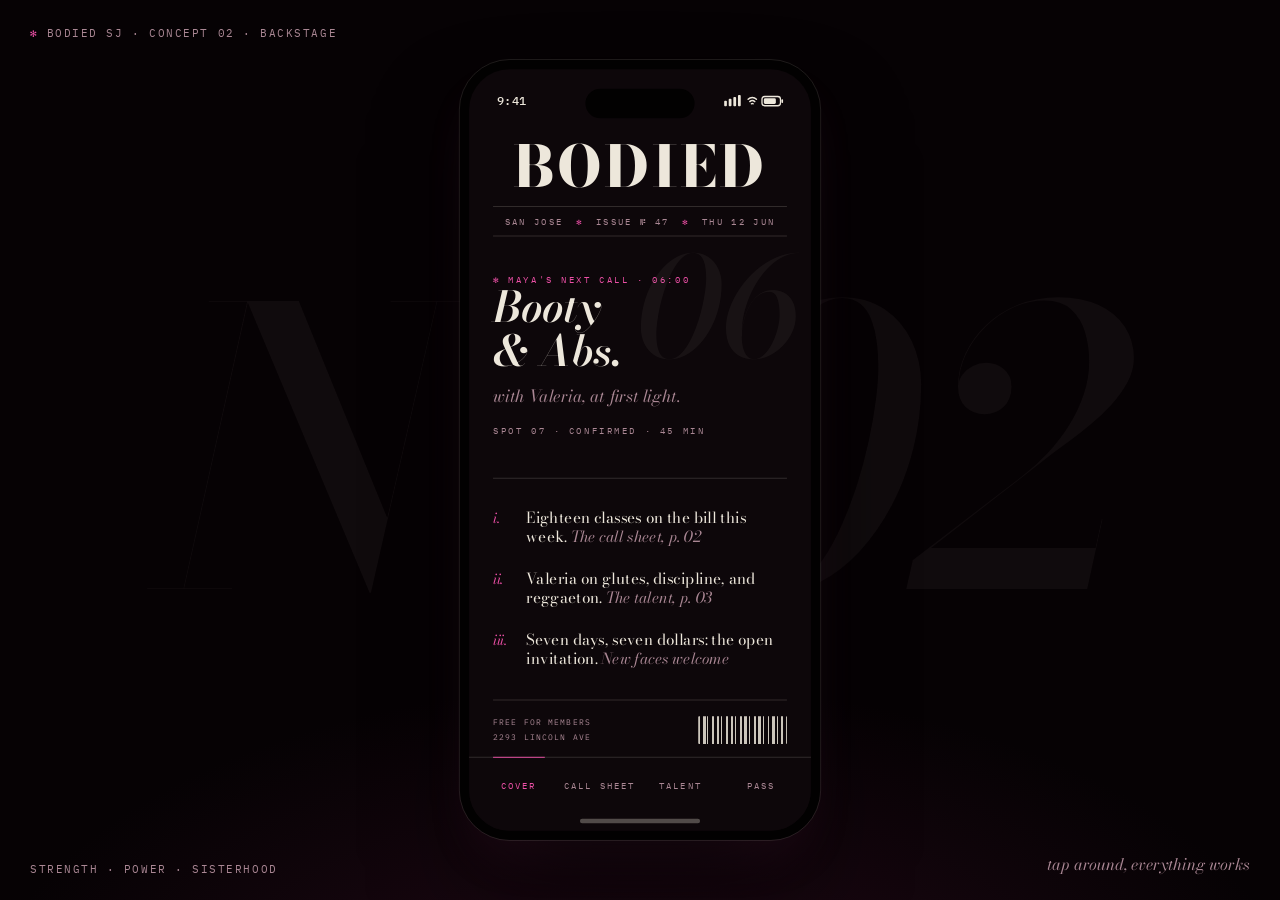
<file: concept-02.html>
<!DOCTYPE html>
<html lang="en">
<head>
<meta charset="UTF-8">
<meta name="viewport" content="width=device-width, initial-scale=1.0, viewport-fit=cover">
<title>BODIED SJ · Concept 02 · Backstage</title>
<link rel="preconnect" href="https://fonts.googleapis.com">
<link rel="preconnect" href="https://fonts.gstatic.com" crossorigin>
<link href="https://fonts.googleapis.com/css2?family=Bodoni+Moda:ital,opsz,wght@0,6..96,400..900;1,6..96,400..900&family=IBM+Plex+Mono:wght@400;500;600&family=Hanken+Grotesk:wght@400;500;600&display=swap" rel="stylesheet">
<style>
/* ============ TOKENS ============ */
:root{
  --black: oklch(14% 0.012 350);
  --black-2: oklch(17.5% 0.015 350);
  --ivory: oklch(93% 0.018 85);
  --dusty: oklch(66% 0.045 355);
  --pink: oklch(67% 0.21 350);
  --pink-deep: oklch(58% 0.21 352);
  --hair: oklch(93% 0.018 85 / 0.16);
  --hair-soft: oklch(93% 0.018 85 / 0.09);
  --serif: 'Bodoni Moda', serif;
  --mono: 'IBM Plex Mono', monospace;
  --sans: 'Hanken Grotesk', sans-serif;
  --ease: cubic-bezier(0.16, 1, 0.3, 1);
}
*{margin:0;padding:0;box-sizing:border-box;-webkit-tap-highlight-color:transparent}
html,body{height:100%}
body{background:oklch(10% 0.015 345); font-family:var(--sans); color:var(--ivory); overflow:hidden}

/* ============ STAGE ============ */
.stage{
  position:fixed; inset:0;
  display:flex; align-items:center; justify-content:center;
  background:
    radial-gradient(ellipse 80% 60% at 50% 115%, oklch(24% 0.07 350 / 0.6), transparent 65%),
    oklch(10% 0.015 345);
}
.stage-word{
  position:absolute; left:50%; top:50%; transform:translate(-50%,-50%);
  font-family:var(--serif); font-style:italic; font-weight:500;
  font-size:clamp(160px, 30vw, 460px);
  color:oklch(93% 0.018 85 / 0.04);
  user-select:none; pointer-events:none; white-space:nowrap;
}
.stage-note{position:absolute; font-family:var(--mono); font-size:11px; letter-spacing:0.14em; text-transform:uppercase; color:var(--dusty)}
.stage-note.tl{top:26px;left:30px}
.stage-note.bl{bottom:24px;left:30px}
.stage-note.br{bottom:24px;right:30px; font-family:var(--serif); font-style:italic; text-transform:none; letter-spacing:0; font-size:16px}
.stage-note .px{color:var(--pink)}

/* ============ PHONE ============ */
.phone{
  position:relative; width:390px; height:844px; flex:none;
  background:oklch(7% 0.01 345);
  border-radius:54px; padding:10px;
  outline:1px solid oklch(93% 0.018 85 / 0.12);
  box-shadow:0 60px 110px -20px oklch(0% 0 0 / 0.8), 0 30px 60px -30px oklch(67% 0.21 350 / 0.25);
}
.viewport{
  position:relative; width:100%; height:100%;
  background:var(--black); border-radius:44px; overflow:hidden; isolation:isolate;
}
.notch{position:absolute; top:21px; left:50%; transform:translateX(-50%); width:118px; height:32px; background:oklch(7% 0.01 345); border-radius:20px; z-index:60}
.statusbar{
  position:absolute; top:0; left:0; right:0; height:54px; z-index:75;
  display:flex; align-items:center; justify-content:space-between;
  padding:14px 30px 0;
  font-family:var(--mono); font-size:13px; font-weight:500; color:var(--ivory);
  pointer-events:none;
}
.statusbar svg{display:block}
.home-pill{position:absolute; bottom:8px; left:50%; transform:translateX(-50%); width:130px; height:5px; border-radius:3px; background:var(--ivory); opacity:0.3; z-index:60}

/* ============ APP ============ */
.app{position:absolute; inset:0; overflow:hidden}
.screen{
  position:absolute; inset:0; padding:60px 0 92px;
  overflow-y:auto; overflow-x:hidden; scrollbar-width:none;
  opacity:0; pointer-events:none;
  transition:opacity 0.28s var(--ease);
}
.screen::-webkit-scrollbar{display:none}
.screen.active{opacity:1; pointer-events:auto}
.pad{padding-left:26px; padding-right:26px}

/* type helpers */
.k{font-family:var(--mono); font-size:10px; letter-spacing:0.22em; text-transform:uppercase; color:var(--dusty)}
.k.pink{color:var(--pink)}
.hairline{border:none; border-top:1px solid var(--hair); margin:0}
.pagefoot{
  margin:34px 26px 8px; padding-top:12px; border-top:1px solid var(--hair-soft);
  font-family:var(--mono); font-size:9px; letter-spacing:0.22em; color:var(--dusty);
  display:flex; justify-content:space-between; text-transform:uppercase;
}

/* ============ COVER ============ */
.masthead{margin-top:14px; text-align:center}
.masthead h1{
  font-family:var(--serif); font-weight:800; font-size:62px; line-height:1;
  letter-spacing:0.04em; color:var(--ivory);
}
.issue-line{
  display:flex; justify-content:center; gap:14px;
  margin:12px 26px 0; padding:9px 0;
  border-top:1px solid var(--hair); border-bottom:1px solid var(--hair);
}
.issue-line span{font-family:var(--mono); font-size:9.5px; letter-spacing:0.2em; color:var(--dusty); text-transform:uppercase}
.issue-line .px{color:var(--pink)}
.cover-story{
  position:relative; margin:0 26px; padding:38px 0 30px;
  cursor:pointer; text-align:left;
  background:none; border:none; color:inherit; width:calc(100% - 52px); display:block;
}
.cover-story:focus-visible{outline:2px solid var(--pink); outline-offset:4px}
.ghost-num{
  position:absolute; right:-12px; top:2px;
  font-family:var(--serif); font-style:italic; font-weight:500;
  font-size:150px; line-height:1; color:oklch(93% 0.018 85 / 0.05);
  pointer-events:none;
}
.cover-story .k{margin-bottom:14px}
.cover-story h2{
  font-family:var(--serif); font-style:italic; font-weight:600;
  font-size:46px; line-height:1.02; color:var(--ivory);
}
.cover-story .dek{
  font-family:var(--serif); font-style:italic; font-size:18px;
  color:var(--dusty); margin-top:12px;
}
.cover-story .slug{margin-top:18px}
.coverlines{margin:0 26px; padding:20px 0 4px; border-top:1px solid var(--hair)}
.coverline{
  display:flex; gap:14px; align-items:baseline; padding:11px 0;
  background:none; border:none; width:100%; text-align:left; cursor:pointer; color:inherit;
}
.coverline:focus-visible{outline:2px solid var(--pink); outline-offset:2px}
.coverline .no{font-family:var(--serif); font-style:italic; font-size:15px; color:var(--pink); flex:none; width:22px}
.coverline .tx{font-family:var(--serif); font-size:16.5px; line-height:1.3; color:var(--ivory)}
.coverline .tx em{font-style:italic; color:var(--dusty)}
.cover-bottom{
  margin:18px 26px 0; padding-top:16px; border-top:1px solid var(--hair);
  display:flex; align-items:flex-end; justify-content:space-between; gap:14px;
}
.cover-bottom .price{font-family:var(--mono); font-size:9px; letter-spacing:0.18em; color:var(--dusty); text-transform:uppercase; line-height:1.7}
.barcode{
  width:96px; height:30px; border-radius:1px;
  background:repeating-linear-gradient(90deg,
    var(--ivory) 0 2px, transparent 2px 5px,
    var(--ivory) 5px 8px, transparent 8px 10px,
    var(--ivory) 10px 11px, transparent 11px 15px);
  opacity:0.85;
}

/* ============ CALL SHEET ============ */
.sheet-head{margin-top:16px}
.sheet-head h2{font-family:var(--serif); font-style:italic; font-weight:600; font-size:42px; color:var(--ivory); margin-top:8px}
.daystrip{
  display:flex; gap:0; overflow-x:auto; scrollbar-width:none;
  margin:18px 0 0; padding:0 26px 14px;
}
.daystrip::-webkit-scrollbar{display:none}
.daybtn{
  flex:none; background:none; border:none; cursor:pointer;
  font-family:var(--mono); font-size:11px; letter-spacing:0.16em;
  color:var(--dusty); padding:6px 14px 6px 0; text-transform:uppercase;
  transition:color 0.15s;
}
.daybtn::after{content:"/"; margin-left:14px; color:var(--hair); }
.daybtn:last-child::after{content:""}
.daybtn.sel{color:var(--pink)}
.daybtn.sel .ast{margin-right:5px}
.daybtn:focus-visible{outline:2px solid var(--pink); outline-offset:2px}
.sheet-cols{
  display:grid; grid-template-columns:64px 1fr auto; gap:12px;
  padding:8px 26px; border-top:1px solid var(--hair); border-bottom:1px solid var(--hair);
}
.sheet-cols span{font-family:var(--mono); font-size:8.5px; letter-spacing:0.24em; color:var(--dusty); text-transform:uppercase}
.srow{
  display:grid; grid-template-columns:64px 1fr auto; gap:12px; align-items:center;
  padding:17px 26px; border-bottom:1px solid var(--hair-soft);
  cursor:pointer; transition:background 0.15s;
}
.srow:active{background:var(--black-2)}
.srow .time{font-family:var(--mono); font-size:14px; font-weight:500; color:var(--ivory)}
.srow.is-booked .time{color:var(--pink)}
.srow .cname{font-family:var(--serif); font-size:21px; font-weight:600; color:var(--ivory); line-height:1.1}
.srow .cmeta{font-family:var(--mono); font-size:9.5px; letter-spacing:0.14em; color:var(--dusty); margin-top:5px; text-transform:uppercase}
.rsvp{
  background:none; border:none; cursor:pointer;
  font-family:var(--mono); font-size:11px; letter-spacing:0.18em; color:var(--pink);
  text-decoration:underline; text-underline-offset:4px; text-decoration-thickness:1px;
  padding:6px 0 6px 6px; text-transform:uppercase;
}
.rsvp:focus-visible{outline:2px solid var(--pink); outline-offset:2px}
.st-confirmed{font-family:var(--mono); font-size:10px; letter-spacing:0.16em; color:var(--pink); text-transform:uppercase}
.st-wait{font-family:var(--mono); font-size:10px; letter-spacing:0.16em; color:var(--dusty); text-transform:uppercase; text-align:right; line-height:1.6}
.dark-state{padding:90px 40px; text-align:center}
.dark-state h3{font-family:var(--serif); font-style:italic; font-weight:600; font-size:64px; color:var(--ivory)}
.dark-state p{font-family:var(--mono); font-size:10px; letter-spacing:0.22em; color:var(--dusty); margin-top:16px; text-transform:uppercase}

/* ============ DETAIL ============ */
.detail{
  position:absolute; inset:0; z-index:70; background:var(--black);
  transform:translateY(102%); transition:transform 0.32s var(--ease);
  display:flex; flex-direction:column;
  padding:64px 26px 30px; overflow-y:auto; scrollbar-width:none;
}
.detail::-webkit-scrollbar{display:none}
.detail.open{transform:translateY(0)}
.d-back{
  background:none; border:none; cursor:pointer; align-self:flex-start;
  font-family:var(--mono); font-size:11px; letter-spacing:0.18em; color:var(--pink);
  padding:6px 0; text-transform:uppercase;
}
.d-back:focus-visible{outline:2px solid var(--pink); outline-offset:2px}
.d-ghost{
  position:absolute; right:-10px; top:46px;
  font-family:var(--serif); font-style:italic; font-size:170px; line-height:1;
  color:oklch(93% 0.018 85 / 0.05); pointer-events:none;
}
.d-kicker{margin-top:26px}
.d-title{
  font-family:var(--serif); font-style:italic; font-weight:600;
  font-size:54px; line-height:0.98; color:var(--ivory); margin-top:12px;
}
.d-rule{border:none; border-top:1px solid var(--hair); margin:26px 0 0}
.d-meta{display:grid; grid-template-columns:1fr 1fr; gap:0; margin-top:4px}
.d-meta .cell{padding:13px 0; border-bottom:1px solid var(--hair-soft)}
.d-meta .cell .k{display:block; margin-bottom:5px}
.d-meta .cell .v{font-family:var(--mono); font-size:13px; color:var(--ivory); letter-spacing:0.04em}
.d-meta .v .dot{color:var(--pink)}
.d-quote{margin-top:30px; position:relative; padding-left:18px}
.d-quote::before{
  content:"“"; position:absolute; left:-6px; top:-12px;
  font-family:var(--serif); font-size:54px; color:var(--pink); font-style:italic;
}
.d-quote p{font-family:var(--serif); font-style:italic; font-size:23px; line-height:1.3; color:var(--ivory); max-width:28ch}
.d-quote .att{margin-top:12px}
.d-bring{margin-top:24px}
.d-spacer{flex:1; min-height:30px}
.d-book{
  width:100%; padding:18px; cursor:pointer;
  background:var(--pink); color:oklch(14% 0.03 350); border:1px solid var(--pink);
  font-family:var(--mono); font-size:12px; font-weight:600; letter-spacing:0.24em; text-transform:uppercase;
  transition:background 0.18s, color 0.18s, transform 0.12s var(--ease);
}
.d-book:active{transform:scale(0.985)}
.d-book:focus-visible{outline:2px solid var(--ivory); outline-offset:3px}
.d-book.confirmed{background:transparent; color:var(--pink)}
.d-note{margin-top:12px; text-align:center; font-family:var(--mono); font-size:9px; letter-spacing:0.18em; color:var(--dusty); text-transform:uppercase}
.watermark{
  position:absolute; top:42%; left:50%; z-index:80;
  transform:translate(-50%,-50%) rotate(-8deg);
  font-family:var(--serif); font-style:italic; font-weight:500;
  font-size:72px; color:transparent;
  -webkit-text-stroke:1.5px var(--pink);
  opacity:0; pointer-events:none; white-space:nowrap;
}
.watermark.show{animation:wm 0.6s var(--ease) forwards}
@keyframes wm{
  from{opacity:0; transform:translate(-50%,-50%) rotate(-8deg) scale(1.3)}
  to{opacity:1; transform:translate(-50%,-50%) rotate(-8deg) scale(1)}
}

/* ============ TALENT ============ */
.talent-row{
  display:grid; grid-template-columns:52px 1fr auto; gap:14px; align-items:start;
  padding:24px 26px; border-bottom:1px solid var(--hair-soft);
}
.talent-row .no{font-family:var(--serif); font-style:italic; font-size:26px; color:var(--pink); padding-top:4px}
.talent-row h3{font-family:var(--serif); font-weight:700; font-size:31px; color:var(--ivory); line-height:1}
.talent-row .role{margin-top:7px}
.talent-row .bio{font-family:var(--serif); font-style:italic; font-size:15.5px; line-height:1.45; color:var(--dusty); margin-top:10px; max-width:36ch}
.talent-row .specs{font-family:var(--mono); font-size:9.5px; letter-spacing:0.16em; color:var(--ivory); margin-top:12px; text-transform:uppercase}
.talent-row .specs i{font-style:normal; color:var(--pink); margin:0 7px}
.admire{
  background:none; border:none; cursor:pointer; padding:4px 0;
  font-family:var(--mono); font-size:10px; letter-spacing:0.14em; color:var(--dusty);
  text-transform:uppercase; transition:color 0.15s; white-space:nowrap;
}
.admire.on{color:var(--pink)}
.admire:focus-visible{outline:2px solid var(--pink); outline-offset:2px}
.talent-foot{margin:22px 26px 0; padding-top:18px; border-top:1px solid var(--hair)}
.talent-foot p{font-family:var(--mono); font-size:10px; letter-spacing:0.18em; line-height:2; color:var(--dusty); text-transform:uppercase}
.talent-foot .px{color:var(--pink)}

/* ============ PASS ============ */
.lanyard{
  width:36px; height:78px; margin:0 auto;
  background:var(--pink);
  position:relative;
}
.lanyard::after{
  content:""; position:absolute; bottom:-9px; left:50%; transform:translateX(-50%);
  width:14px; height:14px; border-radius:50%;
  background:var(--black); border:3px solid var(--pink);
}
.pass-card{
  margin:16px 30px 0; padding:22px;
  background:var(--ivory); color:oklch(16% 0.02 350);
  border-radius:10px;
  box-shadow:0 24px 50px -18px oklch(0% 0 0 / 0.7);
}
.pass-card .topline{display:flex; justify-content:space-between}
.pass-card .topline span{font-family:var(--mono); font-size:9px; letter-spacing:0.2em; text-transform:uppercase}
.pass-card .topline .px{color:var(--pink-deep)}
.pass-card h3{font-family:var(--serif); font-weight:700; font-size:38px; margin-top:14px}
.pass-grid{display:flex; justify-content:space-between; margin-top:20px}
.pass-grid .k{color:oklch(45% 0.03 350)}
.pass-grid .v{font-family:var(--mono); font-size:12px; margin-top:4px; letter-spacing:0.04em}
.pass-card .barcode{
  width:100%; height:36px; margin-top:18px; opacity:0.92;
  background:repeating-linear-gradient(90deg,
    oklch(16% 0.02 350) 0 2px, transparent 2px 5px,
    oklch(16% 0.02 350) 5px 9px, transparent 9px 11px,
    oklch(16% 0.02 350) 11px 12px, transparent 12px 16px);
}
.appearances{margin:26px 26px 0}
.appearances p{font-family:var(--serif); font-style:italic; font-size:19px; color:var(--ivory); line-height:1.4}
.appearances .k{display:block; margin-top:8px}
.archive{display:flex; gap:12px; overflow-x:auto; scrollbar-width:none; padding:14px 26px 6px}
.archive::-webkit-scrollbar{display:none}
.arch-card{
  flex:none; width:104px; padding:14px 12px 12px;
  border:1px solid var(--hair); border-radius:2px;
}
.arch-card .num{font-family:var(--serif); font-style:italic; font-size:30px; color:var(--pink); line-height:1}
.arch-card .cap{font-family:var(--mono); font-size:8.5px; letter-spacing:0.16em; color:var(--ivory); margin-top:10px; text-transform:uppercase; line-height:1.7}
.arch-card.locked{border-style:dashed; opacity:0.55}
.arch-card.locked .num{color:var(--dusty)}
.index-list{margin:6px 26px 0}
.index-row{
  display:flex; align-items:baseline; gap:8px; width:100%;
  padding:15px 0; background:none; border:none; border-bottom:1px solid var(--hair-soft);
  cursor:pointer; color:inherit; text-align:left;
}
.index-row:focus-visible{outline:2px solid var(--pink); outline-offset:2px}
.index-row .lbl{font-family:var(--mono); font-size:11px; letter-spacing:0.16em; color:var(--ivory); text-transform:uppercase; flex:none}
.index-row .leader{flex:1; border-bottom:1px dotted var(--hair); transform:translateY(-3px)}
.index-row .val{font-family:var(--mono); font-size:10px; letter-spacing:0.12em; color:var(--dusty); text-transform:uppercase}
.exeunt{margin:30px 26px 6px; text-align:center}
.exeunt .big{font-family:var(--serif); font-style:italic; font-size:26px; color:var(--ivory)}
.exeunt .k{display:block; margin-top:10px; line-height:1.8}

/* ============ TAB BAR ============ */
.tabbar{
  position:absolute; left:0; right:0; bottom:0; z-index:50;
  height:80px; padding:0 10px 22px;
  background:var(--black);
  border-top:1px solid var(--hair);
  display:flex;
}
.tab{
  flex:1; background:none; border:none; cursor:pointer;
  font-family:var(--mono); font-size:9.5px; letter-spacing:0.18em;
  color:var(--dusty); text-transform:uppercase;
  position:relative; padding-top:4px;
  transition:color 0.18s;
}
.tab::before{
  content:""; position:absolute; top:-1px; left:18%; right:18%;
  height:1px; background:transparent; transition:background 0.18s;
}
.tab.active{color:var(--pink)}
.tab.active::before{background:var(--pink)}
.tab:focus-visible{outline:2px solid var(--pink); outline-offset:-4px}

/* ============ MOBILE ============ */
@media (max-width:560px){
  .stage{display:block; background:var(--black)}
  .stage-word,.stage-note{display:none}
  .phone{width:100%; height:100%; border-radius:0; padding:0; outline:none; box-shadow:none; transform:none !important}
  .viewport{border-radius:0}
  .notch{display:none}
  .statusbar{display:none}
  .screen{padding-top:max(18px, env(safe-area-inset-top))}
  .detail{padding-top:max(24px, env(safe-area-inset-top))}
}
@media (prefers-reduced-motion:reduce){
  *{transition-duration:0.01ms !important; animation-duration:0.01ms !important}
}
</style>
</head>
<body>

<div class="stage">
  <div class="stage-word" aria-hidden="true">№ 02</div>
  <div class="stage-note tl"><span class="px">✻</span> BODIED SJ · concept 02 · backstage</div>
  <div class="stage-note bl">strength · power · sisterhood</div>
  <div class="stage-note br">tap around, everything works</div>

  <div class="phone" id="phone">
    <div class="viewport">
      <div class="app" id="app">

        <div class="notch" aria-hidden="true"></div>
        <div class="statusbar" aria-hidden="true">
          <span>9:41</span>
          <svg width="64" height="13" viewBox="0 0 64 13" fill="none">
            <rect x="0" y="6" width="3" height="6" rx="1" fill="currentColor"/>
            <rect x="5" y="4" width="3" height="8" rx="1" fill="currentColor"/>
            <rect x="10" y="2" width="3" height="10" rx="1" fill="currentColor"/>
            <rect x="15" y="0" width="3" height="12" rx="1" fill="currentColor"/>
            <path d="M26 4.5C28.5 2 32.5 2 35 4.5M27.8 7C29.3 5.6 31.7 5.6 33.2 7M29.6 9.4C30.3 8.8 30.7 8.8 31.4 9.4" stroke="currentColor" stroke-width="1.6" stroke-linecap="round"/>
            <rect x="41" y="1.5" width="20" height="10" rx="3" stroke="currentColor" stroke-width="1.4"/>
            <rect x="43" y="3.5" width="13" height="6" rx="1.5" fill="currentColor"/>
            <rect x="62" y="4.5" width="2" height="4" rx="1" fill="currentColor"/>
          </svg>
        </div>
        <div class="home-pill" aria-hidden="true"></div>

        <!-- ============ COVER ============ -->
        <section class="screen active" id="screen-cover">
          <div class="masthead">
            <h1>BODIED</h1>
          </div>
          <div class="issue-line">
            <span>San Jose</span><span class="px">✻</span>
            <span>Issue № 47</span><span class="px">✻</span>
            <span>Thu 12 Jun</span>
          </div>

          <button class="cover-story" id="cover-story">
            <div class="ghost-num" aria-hidden="true">06</div>
            <span class="k pink">✻ Maya's next call · 06:00</span>
            <h2>Booty<br>&amp; Abs.</h2>
            <div class="dek">with Valeria, at first light.</div>
            <div class="slug k">Spot 07 · confirmed · 45 min</div>
          </button>

          <div class="coverlines">
            <button class="coverline" data-go="classes">
              <span class="no">i.</span>
              <span class="tx">Eighteen classes on the bill this week. <em>The call sheet, p. 02</em></span>
            </button>
            <button class="coverline" data-go="talent">
              <span class="no">ii.</span>
              <span class="tx">Valeria on glutes, discipline, and reggaeton. <em>The talent, p. 03</em></span>
            </button>
            <button class="coverline" data-go="pass">
              <span class="no">iii.</span>
              <span class="tx">Seven days, seven dollars: the open invitation. <em>New faces welcome</em></span>
            </button>
          </div>

          <div class="cover-bottom">
            <div class="price">Free for members<br>2293 Lincoln Ave</div>
            <div class="barcode" aria-hidden="true"></div>
          </div>
          <div class="pagefoot"><span>The Bodied Journal</span><span>p. 01 · Cover</span></div>
        </section>

        <!-- ============ CALL SHEET ============ -->
        <section class="screen" id="screen-classes">
          <div class="pad sheet-head">
            <span class="k">Production schedule</span>
            <h2>The Call Sheet</h2>
          </div>
          <div class="daystrip" id="daystrip"></div>
          <div class="sheet-cols"><span>Time</span><span>Class / Talent</span><span style="text-align:right">RSVP</span></div>
          <div id="sheet-body"></div>
          <div class="pagefoot"><span>The Bodied Journal</span><span>p. 02 · Call Sheet</span></div>
        </section>

        <!-- ============ TALENT ============ -->
        <section class="screen" id="screen-talent">
          <div class="pad sheet-head">
            <span class="k">In order of appearance</span>
            <h2>The Talent</h2>
          </div>
          <div id="talent-list" style="margin-top:10px"></div>
          <div class="talent-foot">
            <p>And introducing <span class="px">Coach Hugo</span> · youth soccer · Saturdays</p>
          </div>
          <div class="pagefoot"><span>The Bodied Journal</span><span>p. 03 · Talent</span></div>
        </section>

        <!-- ============ PASS ============ -->
        <section class="screen" id="screen-pass">
          <div class="lanyard" aria-hidden="true"></div>
          <div class="pass-card">
            <div class="topline"><span>Bodied SJ <i class="px" style="font-style:normal">✻</i> All access</span><span>Since Feb 2026</span></div>
            <h3>Maya R.</h3>
            <div class="pass-grid">
              <div><span class="k">Access</span><div class="v">Unlimited</div></div>
              <div><span class="k">№</span><div class="v">0214</div></div>
              <div><span class="k">House</span><div class="v">Lincoln Ave</div></div>
            </div>
            <div class="barcode" aria-hidden="true"></div>
          </div>

          <div class="appearances">
            <p>Forty-seven appearances since February. The house expects you.</p>
          </div>

          <div class="pad" style="margin-top:26px"><span class="k">The archive</span></div>
          <div class="archive">
            <div class="arch-card"><div class="num">№1</div><div class="cap">First call · Feb</div></div>
            <div class="arch-card"><div class="num">№25</div><div class="cap">Quarter century</div></div>
            <div class="arch-card"><div class="num">05:00</div><div class="cap">Dawn chorus club</div></div>
            <div class="arch-card"><div class="num">+1</div><div class="cap">Brought a guest</div></div>
            <div class="arch-card locked"><div class="num">№50</div><div class="cap">Three to go</div></div>
          </div>

          <div class="pad" style="margin-top:22px"><span class="k">Account</span></div>
          <div class="index-list">
            <button class="index-row"><span class="lbl">Plan</span><span class="leader"></span><span class="val">Unlimited · $215/mo ›</span></button>
            <button class="index-row"><span class="lbl">Notifications</span><span class="leader"></span><span class="val">On ›</span></button>
            <button class="index-row"><span class="lbl">Payment</span><span class="leader"></span><span class="val">···· 4417 ›</span></button>
            <button class="index-row"><span class="lbl">Help</span><span class="leader"></span><span class="val">(408) 337-2160 ›</span></button>
          </div>

          <div class="exeunt">
            <div class="big">exeunt.</div>
            <span class="k">See you on the floor<br>2293 Lincoln Ave, San Jose</span>
          </div>
          <div class="pagefoot"><span>The Bodied Journal</span><span>p. 04 · Pass</span></div>
        </section>

        <!-- ============ DETAIL ============ -->
        <section class="detail" id="detail" aria-hidden="true">
          <div class="d-ghost" id="d-ghost" aria-hidden="true"></div>
          <button class="d-back" id="d-back">← Call sheet</button>
          <div class="d-kicker k pink" id="d-kicker"></div>
          <h2 class="d-title" id="d-title"></h2>
          <hr class="d-rule">
          <div class="d-meta" id="d-meta"></div>
          <div class="d-quote">
            <p id="d-quote"></p>
            <div class="att k" id="d-att"></div>
          </div>
          <div class="d-bring k" id="d-bring"></div>
          <div class="d-spacer"></div>
          <button class="d-book" id="d-book">Reserve your call</button>
          <div class="d-note" id="d-note">Cancellations close two hours prior</div>
        </section>
        <div class="watermark" id="watermark" aria-hidden="true">confirmed.</div>

        <!-- ============ TAB BAR ============ -->
        <nav class="tabbar" aria-label="Main">
          <button class="tab active" data-screen="cover">Cover</button>
          <button class="tab" data-screen="classes">Call Sheet</button>
          <button class="tab" data-screen="talent">Talent</button>
          <button class="tab" data-screen="pass">Pass</button>
        </nav>

      </div>
    </div>
  </div>
</div>

<script>
/* ============ DATA ============ */
const CLASSES = {
  'booty-abs':{name:'Booty & Abs', effort:3,
    quote:'Reggaeton up loud. Your glutes will know about it mañana.', by:'Valeria',
    bring:'Bring: water · mat provided · all levels'},
  'full-body-hiit':{name:'Full Body HIIT', effort:4,
    quote:'Cardio and strength in one sweaty hour. The fan favorite.', by:'Gabi',
    bring:'Bring: water · towel · all levels'},
  'arms-abs':{name:'Arms & Abs', effort:3,
    quote:'Upper body day. Tank top season is every season here.', by:'Bri',
    bring:'Bring: water · dumbbells provided'},
  'pilates-sculpt':{name:'Pilates Sculpt', effort:2,
    quote:'Slow burn, deep core, shaky legs. In the best way.', by:'Kimber',
    bring:'Bring: grip socks · mat provided · low impact'},
  'mommy-me':{name:'Mommy & Me', effort:1,
    quote:'Move with your little one. Chaos welcome, strollers too.', by:'Kimber',
    bring:'Kids welcome · stroller friendly'},
  'muscle-mami':{name:'Muscle Mami', effort:4,
    quote:'The signature. Full body HIIT with the volume at eleven.', by:'Valeria',
    bring:'Bring: water · towel · brave face'},
};

const SCHEDULE = {
  'THU 12':[
    {id:'booty-abs', t:'06:00', coach:'Valeria', dur:45, left:0, booked:true},
    {id:'pilates-sculpt', t:'09:30', coach:'Kimber', dur:50, left:3},
    {id:'mommy-me', t:'12:00', coach:'Kimber', dur:40, left:5},
    {id:'arms-abs', t:'16:30', coach:'Bri', dur:45, left:-1},
    {id:'muscle-mami', t:'17:45', coach:'Valeria', dur:60, left:2},
    {id:'full-body-hiit', t:'19:00', coach:'Gabi', dur:60, left:6},
  ],
  'FRI 13':[
    {id:'full-body-hiit', t:'06:00', coach:'Gabi', dur:60, left:4},
    {id:'booty-abs', t:'09:30', coach:'Valeria', dur:45, left:7},
    {id:'pilates-sculpt', t:'12:00', coach:'Kimber', dur:50, left:2},
    {id:'arms-abs', t:'17:45', coach:'Bri', dur:45, left:5},
    {id:'muscle-mami', t:'19:00', coach:'Valeria', dur:60, left:-1},
  ],
  'SAT 14':[
    {id:'muscle-mami', t:'08:00', coach:'Valeria', dur:60, left:3},
    {id:'mommy-me', t:'09:30', coach:'Kimber', dur:40, left:8},
    {id:'full-body-hiit', t:'11:00', coach:'Gabi', dur:60, left:5},
  ],
  'SUN 15':'dark',
  'MON 16':[
    {id:'full-body-hiit', t:'06:00', coach:'Gabi', dur:60, left:9},
    {id:'booty-abs', t:'17:45', coach:'Valeria', dur:45, left:6},
    {id:'pilates-sculpt', t:'19:00', coach:'Kimber', dur:50, left:4},
  ],
};

const TALENT = [
  {name:'Valeria', role:'Head trainer · Studio ops', bio:'Former competitive dancer, NASM certified. Core and glutes are her love language.', specs:['Core','Glutes','Personal training']},
  {name:'Gabi', role:'Strength & conditioning', bio:'Ex Division 1 basketball. Brings the competitive fire, leaves the judgment at the door.', specs:['Strength','Weightlifting','Hype']},
  {name:'Bri', role:'Fitness coach', bio:'Functional movement specialist. Coaches youth and adults to feel strong and capable.', specs:['Functional','Youth','Form']},
  {name:'Kimber', role:'Trainer', bio:'Dancer, mom, NASM certified. Built a safe space for women to fall in love with fitness.', specs:['Confidence','Pilates','Moms']},
];

const $ = s => document.querySelector(s);

/* ============ TABS ============ */
document.querySelectorAll('.tab').forEach(tab=>{
  tab.addEventListener('click', ()=>{
    document.querySelectorAll('.tab').forEach(t=>t.classList.remove('active'));
    tab.classList.add('active');
    document.querySelectorAll('.screen').forEach(s=>s.classList.remove('active'));
    $('#screen-'+tab.dataset.screen).classList.add('active');
    closeDetail();
  });
});
function goTab(name){ document.querySelector(`.tab[data-screen="${name}"]`).click(); }
document.querySelectorAll('.coverline').forEach(b=>{
  b.addEventListener('click', ()=> goTab(b.dataset.go === 'pass' ? 'pass' : b.dataset.go));
});

/* ============ CALL SHEET ============ */
const bookedSet = new Set(['THU 12|booty-abs|06:00']);
let currentDay = 'THU 12';

function renderDays(){
  $('#daystrip').innerHTML = Object.keys(SCHEDULE).map(d=>
    `<button class="daybtn ${d===currentDay?'sel':''}" data-day="${d}">${d===currentDay?'<span class="ast">✻</span>':''}${d}</button>`
  ).join('');
  document.querySelectorAll('.daybtn').forEach(b=>{
    b.addEventListener('click', ()=>{ currentDay=b.dataset.day; renderDays(); renderSheet(); });
  });
}

function renderSheet(){
  const day = SCHEDULE[currentDay];
  const body = $('#sheet-body');
  if(day === 'dark'){
    body.innerHTML = `<div class="dark-state">
      <h3>Dark.</h3>
      <p>No calls today · rest, talent</p>
    </div>`;
    return;
  }
  body.innerHTML = day.map(s=>{
    const c = CLASSES[s.id];
    const key = `${currentDay}|${s.id}|${s.t}`;
    const booked = bookedSet.has(key);
    const full = s.left === -1;
    let status;
    if(booked) status = `<span class="st-confirmed">✻ Conf.</span>`;
    else if(full) status = `<span class="st-wait">House full<br>waitlist</span>`;
    else status = `<button class="rsvp" data-key="${key}">RSVP</button>`;
    const seats = full ? '' : (booked ? ' · confirmed' : ` · ${s.left} seats`);
    return `<div class="srow ${booked?'is-booked':''}" data-class="${s.id}" data-key="${key}" data-when="${currentDay} · ${s.t}" data-time="${s.t}" role="button" tabindex="0">
      <span class="time">${s.t}</span>
      <span>
        <div class="cname">${c.name}</div>
        <div class="cmeta">${s.coach} · ${s.dur} min${seats}</div>
      </span>
      ${status}
    </div>`;
  }).join('');

  body.querySelectorAll('.rsvp').forEach(b=>{
    b.addEventListener('click', e=>{ e.stopPropagation(); bookedSet.add(b.dataset.key); renderSheet(); });
  });
  body.querySelectorAll('.srow').forEach(row=>{
    row.addEventListener('click', ()=> openDetail(row.dataset.class, row.dataset.when, row.dataset.time, row.dataset.key));
    row.addEventListener('keydown', e=>{ if(e.key==='Enter') row.click(); });
  });
}
renderDays(); renderSheet();

/* ============ DETAIL ============ */
const detail = $('#detail');
let currentKey = null;

function openDetail(id, when, time, key){
  const c = CLASSES[id];
  currentKey = key || null;
  const sched = SCHEDULE[currentDay];
  const entry = Array.isArray(sched) ? sched.find(s=>s.id===id && s.t===time) : null;
  const dur = entry ? entry.dur : 45;
  const coach = entry ? entry.coach : c.by;
  $('#d-ghost').textContent = time.slice(0,2);
  $('#d-kicker').textContent = `✻ Call № ${time.replace(':','')} · ${when.split(' ·')[0]}`;
  $('#d-title').innerHTML = c.name.toLowerCase().replace(' & ','<br>&amp; ') + '.';
  $('#d-meta').innerHTML = `
    <div class="cell"><span class="k">Call time</span><span class="v">${time}</span></div>
    <div class="cell"><span class="k">Running time</span><span class="v">${dur} min</span></div>
    <div class="cell"><span class="k">Director</span><span class="v">${coach}</span></div>
    <div class="cell"><span class="k">Intensity</span><span class="v">${'<span class="dot">●</span>'.repeat(c.effort)}${'○'.repeat(4-c.effort)}</span></div>`;
  $('#d-quote').textContent = c.quote;
  $('#d-att').textContent = `· ${c.by}.`;
  $('#d-bring').textContent = c.bring;
  setBookBtn(currentKey && bookedSet.has(currentKey));
  detail.classList.add('open');
  detail.setAttribute('aria-hidden','false');
  detail.scrollTop = 0;
}
function setBookBtn(booked){
  const btn = $('#d-book');
  if(booked){
    btn.textContent = 'Confirmed ✻ Spot 12';
    btn.classList.add('confirmed');
    $('#d-note').textContent = 'The house expects you';
  } else {
    btn.textContent = 'Reserve your call';
    btn.classList.remove('confirmed');
    $('#d-note').textContent = 'Cancellations close two hours prior';
  }
}
function closeDetail(){
  detail.classList.remove('open');
  detail.setAttribute('aria-hidden','true');
}
$('#d-back').addEventListener('click', closeDetail);
$('#d-book').addEventListener('click', ()=>{
  if($('#d-book').classList.contains('confirmed')) return;
  if(currentKey) bookedSet.add(currentKey);
  setBookBtn(true);
  renderSheet();
  const wm = $('#watermark');
  wm.classList.remove('show');
  void wm.offsetWidth;
  wm.classList.add('show');
  setTimeout(()=>wm.classList.remove('show'), 1800);
});
$('#cover-story').addEventListener('click', ()=> openDetail('booty-abs', 'THU 12 · 06:00', '06:00', 'THU 12|booty-abs|06:00'));

/* ============ TALENT ============ */
$('#talent-list').innerHTML = TALENT.map((t,i)=>`
  <div class="talent-row">
    <span class="no">0${i+1}</span>
    <div>
      <h3>${t.name}</h3>
      <div class="role k">${t.role}</div>
      <div class="bio">${t.bio}</div>
      <div class="specs">${t.specs.join('<i>·</i>')}</div>
    </div>
    <button class="admire" aria-label="Admire ${t.name}">☆ admire</button>
  </div>`).join('');
document.querySelectorAll('.admire').forEach(b=>{
  b.addEventListener('click', ()=>{
    b.classList.toggle('on');
    b.textContent = b.classList.contains('on') ? '★ admired' : '☆ admire';
  });
});

/* ============ FIT + HASH ============ */
function fitPhone(){
  if(window.innerWidth <= 560){ $('#phone').style.transform=''; return; }
  const scale = Math.min(1, (window.innerHeight - 120) / 844, (window.innerWidth - 80) / 390);
  $('#phone').style.transform = `scale(${scale})`;
}
fitPhone();
window.addEventListener('resize', fitPhone);

(function(){
  const h = decodeURIComponent(location.hash.slice(1));
  if(!h) return;
  const [main, q] = h.split('&');
  const scr = main.split('=')[0];
  if(['cover','classes','talent','pass'].includes(scr)) goTab(scr);
  if(main.startsWith('detail=')){
    const id = main.split('=')[1];
    if(CLASSES[id]) openDetail(id, 'THU 12 · 17:45', '17:45', null);
  }
  const sm = (q||'').match(/s=(\d+)/);
  if(sm) document.querySelector('.screen.active').scrollTop = +sm[1];
})();
</script>
</body>
</html>
</file>
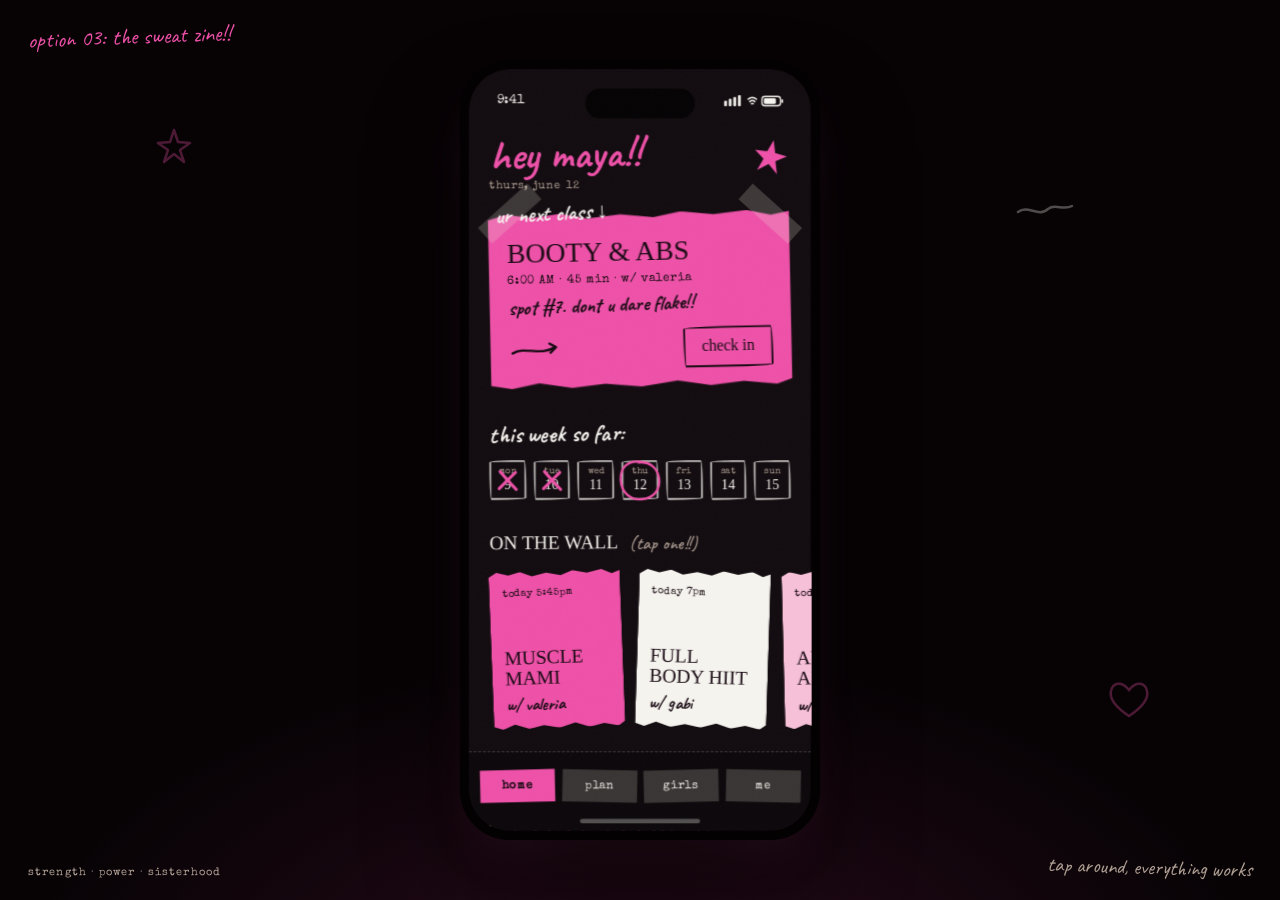
<file: concept-03.html>
<!DOCTYPE html>
<html lang="en">
<head>
<meta charset="UTF-8">
<meta name="viewport" content="width=device-width, initial-scale=1.0, viewport-fit=cover">
<title>BODIED SJ · Concept 03 · Sweat Zine</title>
<link rel="preconnect" href="https://fonts.googleapis.com">
<link rel="preconnect" href="https://fonts.gstatic.com" crossorigin>
<link href="https://fonts.googleapis.com/css2?family=Permanent+Marker&family=Caveat:wght@500;700&family=Special+Elite&family=Archivo+Black&display=swap" rel="stylesheet">
<style>
/* ============ TOKENS ============ */
:root{
  --paper: oklch(15.5% 0.012 340);
  --paper-2: oklch(19% 0.015 345);
  --pink: oklch(67% 0.21 350);
  --pale: oklch(86% 0.07 350);
  --ink: oklch(96.5% 0.008 90);
  --inkdim: oklch(72% 0.025 60);
  --tape: oklch(93% 0.02 90 / 0.2);
  --marker:'Permanent Marker', cursive;
  --hand:'Caveat', cursive;
  --type:'Special Elite', monospace;
  --cut:'Archivo Black', sans-serif;
  --ease: cubic-bezier(0.16, 1, 0.3, 1);
  --torn: polygon(0 3%, 6% 0, 15% 2%, 24% 0, 33% 3%, 44% 1%, 55% 3%, 64% 0, 75% 2%, 86% 0, 94% 3%, 100% 1%, 100% 97%, 95% 100%, 84% 98%, 73% 100%, 62% 97%, 50% 100%, 38% 98%, 27% 100%, 16% 97%, 7% 100%, 0 98%);
  --torn2: polygon(0 1%, 8% 3%, 18% 0, 29% 2%, 41% 0, 52% 3%, 63% 1%, 74% 3%, 85% 0, 93% 2%, 100% 0, 100% 98%, 93% 100%, 81% 97%, 70% 100%, 58% 98%, 47% 100%, 35% 97%, 23% 100%, 12% 98%, 0 100%);
  --sketchy: 255px 15px 225px 15px / 15px 225px 15px 255px;
  --sketchy2: 15px 225px 15px 255px / 225px 15px 255px 15px;
}
*{margin:0;padding:0;box-sizing:border-box;-webkit-tap-highlight-color:transparent}
html,body{height:100%}
body{background:oklch(11% 0.012 340); font-family:var(--type); color:var(--ink); overflow:hidden}

/* ============ STAGE ============ */
.stage{
  position:fixed; inset:0;
  display:flex; align-items:center; justify-content:center;
  background:
    radial-gradient(ellipse 75% 60% at 50% 112%, oklch(28% 0.09 350 / 0.55), transparent 65%),
    oklch(11% 0.012 340);
}
.stage-doodle{position:absolute; opacity:0.3; pointer-events:none}
.stage-note{position:absolute; color:var(--inkdim)}
.stage-note.tl{top:22px;left:28px; font-family:var(--hand); font-size:23px; color:var(--pink); transform:rotate(-2deg)}
.stage-note.bl{bottom:22px;left:28px; font-family:var(--type); font-size:11px; letter-spacing:0.1em}
.stage-note.br{bottom:20px;right:28px; font-family:var(--hand); font-size:21px; transform:rotate(1.5deg)}

/* ============ PHONE ============ */
.phone{
  position:relative; width:390px; height:844px; flex:none;
  background:oklch(8% 0.01 340);
  border-radius:54px; padding:10px;
  box-shadow:0 60px 110px -20px oklch(0% 0 0 / 0.8), 0 30px 60px -30px oklch(67% 0.21 350 / 0.3);
}
.viewport{
  position:relative; width:100%; height:100%;
  background:var(--paper); border-radius:44px; overflow:hidden; isolation:isolate;
}
/* construction paper grain */
.viewport::after{
  content:""; position:absolute; inset:0; z-index:99; pointer-events:none;
  background-image:url("data:image/svg+xml,%3Csvg xmlns='http://www.w3.org/2000/svg' width='200' height='200'%3E%3Cfilter id='n'%3E%3CfeTurbulence type='fractalNoise' baseFrequency='0.8' numOctaves='3'/%3E%3C/filter%3E%3Crect width='200' height='200' filter='url(%23n)' opacity='0.5'/%3E%3C/svg%3E");
  opacity:0.07; mix-blend-mode:screen; border-radius:44px;
}
.notch{position:absolute; top:21px; left:50%; transform:translateX(-50%); width:118px; height:32px; background:oklch(8% 0.01 340); border-radius:20px; z-index:60}
.statusbar{
  position:absolute; top:0; left:0; right:0; height:54px; z-index:75;
  display:flex; align-items:center; justify-content:space-between;
  padding:14px 30px 0;
  font-family:var(--type); font-size:14px; color:var(--ink);
  pointer-events:none;
}
.statusbar svg{display:block}
.home-pill{position:absolute; bottom:8px; left:50%; transform:translateX(-50%); width:130px; height:5px; border-radius:3px; background:var(--ink); opacity:0.3; z-index:60}

/* ============ APP ============ */
.app{position:absolute; inset:0; overflow:hidden}
.screen{
  position:absolute; inset:0; padding:62px 0 96px;
  overflow-y:auto; overflow-x:hidden; scrollbar-width:none;
  opacity:0; transform:rotate(0.4deg) scale(0.995);
  pointer-events:none;
  transition:opacity 0.22s var(--ease), transform 0.22s var(--ease);
}
.screen::-webkit-scrollbar{display:none}
.screen.active{opacity:1; transform:none; pointer-events:auto}
.pad{padding-left:22px; padding-right:22px}

/* ============ SHARED PIECES ============ */
.hand{font-family:var(--hand)}
.tape{
  position:absolute; width:72px; height:23px; background:var(--tape);
  pointer-events:none; z-index:3;
}
.scrap{
  position:relative; clip-path:var(--torn);
  color:oklch(16% 0.03 340);
}
.scrap.pink{background:var(--pink)}
.scrap.pale{background:var(--pale)}
.scrap.white{background:var(--ink)}
.sketchy-btn{
  font-family:var(--marker); cursor:pointer; background:transparent;
  border:2.5px solid currentColor; border-radius:var(--sketchy);
  padding:10px 18px; color:inherit;
  transition:transform 0.12s var(--ease);
}
.sketchy-btn:active{transform:rotate(-1.5deg) scale(0.96)}
.sketchy-btn:focus-visible{outline:3px solid var(--pink); outline-offset:3px}
.doodle{display:inline-block; vertical-align:middle}

/* ============ HOME ============ */
.hi-row{display:flex; align-items:flex-start; justify-content:space-between; margin-top:10px}
.hi-row h1{font-family:var(--hand); font-weight:700; font-size:46px; line-height:0.9; color:var(--pink); transform:rotate(-1.5deg)}
.hi-row .date{font-family:var(--type); font-size:12px; color:var(--inkdim); margin-top:8px; letter-spacing:0.06em}
.next-wrap{margin:22px 22px 0; position:relative}
.next-label{
  position:absolute; top:-14px; left:6px; z-index:4;
  font-family:var(--hand); font-weight:700; font-size:24px; color:var(--ink);
  transform:rotate(-3deg);
}
.next-scrap{
  padding:26px 20px 20px; transform:rotate(-1.2deg);
}
.next-scrap .big{font-family:var(--marker); font-size:30px; line-height:1.05}
.next-scrap .when{font-family:var(--type); font-size:13px; margin-top:8px; letter-spacing:0.04em}
.next-scrap .note{font-family:var(--hand); font-weight:700; font-size:22px; margin-top:6px; transform:rotate(-1deg)}
.next-scrap .row{display:flex; align-items:center; justify-content:space-between; margin-top:12px; gap:10px}
.checkin{font-size:17px}
.checkin.done{background:oklch(16% 0.03 340); color:var(--pink); border-color:oklch(16% 0.03 340)}
.tape.tl{top:-10px; left:-14px; transform:rotate(-42deg)}
.tape.tr{top:-10px; right:-14px; transform:rotate(42deg)}

.week-wrap{margin:34px 22px 0}
.week-label{font-family:var(--hand); font-weight:700; font-size:26px; color:var(--ink); transform:rotate(-1deg); display:inline-block}
.week-row{display:flex; gap:8px; margin-top:12px}
.wday{
  flex:1; aspect-ratio:0.92; position:relative;
  border:2px solid oklch(96.5% 0.008 90 / 0.75); border-radius:var(--sketchy);
  display:flex; flex-direction:column; align-items:center; justify-content:center; gap:1px;
}
.wday .l{font-family:var(--type); font-size:9.5px; color:var(--inkdim)}
.wday .n{font-family:var(--marker); font-size:15px; color:var(--ink)}
.wday svg.mark{position:absolute; inset:4px; width:calc(100% - 8px); height:calc(100% - 8px)}
.wday svg.ring{position:absolute; inset:-7px; width:calc(100% + 14px); height:calc(100% + 14px); overflow:visible}

.pile-label{margin:34px 22px 0; display:flex; align-items:baseline; gap:12px}
.pile-label .big{font-family:var(--marker); font-size:21px; color:var(--ink); transform:rotate(-0.5deg)}
.pile-label .sub{font-family:var(--hand); font-weight:500; font-size:20px; color:var(--inkdim)}
.pile{display:flex; gap:16px; overflow-x:auto; padding:18px 24px 18px; scrollbar-width:none}
.pile::-webkit-scrollbar{display:none}
.pile-scrap{
  flex:none; width:142px; min-height:170px; padding:18px 14px 14px;
  border:none; cursor:pointer; text-align:left;
  display:flex; flex-direction:column; justify-content:space-between; gap:8px;
  transition:transform 0.15s var(--ease);
}
.pile-scrap:active{transform:scale(0.96) rotate(0deg) !important}
.pile-scrap:focus-visible{outline:3px solid var(--pink); outline-offset:3px}
.pile-scrap .t{font-family:var(--marker); font-size:21px; line-height:1.08}
.pile-scrap .w{font-family:var(--type); font-size:11px; letter-spacing:0.04em}
.pile-scrap .c{font-family:var(--hand); font-weight:700; font-size:19px}

.coupon{
  margin:14px 22px 30px; position:relative;
  border:2.5px dashed oklch(96.5% 0.008 90 / 0.65); border-radius:6px;
  padding:20px 18px 18px; transform:rotate(0.6deg);
}
.coupon .scissors{
  position:absolute; top:-13px; left:26px; font-size:18px; color:var(--ink);
  background:var(--paper); padding:0 8px;
}
.coupon .hey{font-family:var(--hand); font-weight:700; font-size:23px; color:var(--ink)}
.coupon .deal{font-family:var(--marker); font-size:33px; color:var(--pink); margin-top:4px; transform:rotate(-1deg)}
.coupon .fine{font-family:var(--type); font-size:11px; color:var(--inkdim); margin-top:8px; letter-spacing:0.05em}
.xoxo{margin:0 22px 10px; text-align:center; font-family:var(--hand); font-weight:500; font-size:22px; color:var(--inkdim)}

/* ============ PLAN ============ */
.ransom{display:inline-block; line-height:1; transform:rotate(-0.5deg)}
.ransom .rl{
  display:inline-block; padding:3px 7px; margin:0 1px;
  font-size:30px; line-height:1.15;
}
.ransom .rl.sp{padding:0 7px}
.plan-head{margin-top:14px}
.plan-sub{font-family:var(--hand); font-weight:500; font-size:22px; color:var(--inkdim); margin-top:10px; transform:rotate(-1deg); display:inline-block}
.daytabs{display:flex; gap:7px; overflow-x:auto; padding:20px 22px 8px; scrollbar-width:none}
.daytabs::-webkit-scrollbar{display:none}
.daytab{
  flex:none; font-family:var(--type); font-size:12px; letter-spacing:0.06em;
  background:transparent; color:var(--ink); cursor:pointer;
  border:2px solid oklch(96.5% 0.008 90 / 0.7); border-radius:var(--sketchy2);
  padding:8px 13px;
  transition:background 0.15s, color 0.15s;
}
.daytab:nth-child(odd){transform:rotate(-1.2deg)}
.daytab:nth-child(even){transform:rotate(1deg)}
.daytab.sel{background:var(--pink); color:oklch(16% 0.03 340); border-color:var(--pink); font-weight:bold}
.daytab:focus-visible{outline:3px solid var(--pink); outline-offset:2px}
.plan-list{margin-top:10px}
.prow{
  position:relative;
  display:grid; grid-template-columns:34px 1fr auto; gap:14px; align-items:center;
  padding:17px 22px;
  border-bottom:1.5px dashed oklch(96.5% 0.008 90 / 0.22);
  cursor:pointer;
}
.prow:active{background:var(--paper-2)}
.cbox{position:relative; width:30px; height:30px; background:none; border:none; cursor:pointer; padding:0}
.cbox svg{position:absolute; inset:0; overflow:visible}
.cbox:focus-visible{outline:3px solid var(--pink); outline-offset:3px}
.prow .nm{display:block; font-family:var(--marker); font-size:19px; color:var(--ink); line-height:1.1}
.prow .tm{display:block; font-family:var(--type); font-size:11px; color:var(--inkdim); margin-top:4px; letter-spacing:0.05em}
.prow .co{display:block; font-family:var(--hand); font-weight:700; font-size:19px; color:var(--pink); margin-top:1px}
.prow .tally-box{text-align:right}
.prow .tally-lbl{font-family:var(--hand); font-size:16px; color:var(--inkdim); display:block; margin-top:3px}
.going-tag{
  position:absolute; right:14px; top:8px;
  font-family:var(--hand); font-weight:700; font-size:21px; color:var(--pink);
  transform:rotate(4deg);
}
.full-tag{font-family:var(--hand); font-weight:700; font-size:19px; color:var(--inkdim); transform:rotate(-2deg); display:inline-block}
.scribble-ring{position:absolute; inset:2px 8px; pointer-events:none; overflow:visible}
.scribble-ring path{
  fill:none; stroke:var(--pink); stroke-width:3.5; stroke-linecap:round;
  stroke-dasharray:100; stroke-dashoffset:100;
}
.scribble-ring.drawn path{stroke-dashoffset:0}
.scribble-ring.animate path{transition:stroke-dashoffset 0.55s ease-out}
.strike{position:absolute; left:54px; right:120px; top:50%; height:10px; pointer-events:none; overflow:visible}
.rest-state{padding:80px 40px; text-align:center}
.rest-state .big{font-family:var(--hand); font-weight:700; font-size:44px; color:var(--pink); transform:rotate(-2deg); display:inline-block; margin-top:16px}
.rest-state p{font-family:var(--type); font-size:13px; color:var(--inkdim); margin-top:14px; letter-spacing:0.08em; line-height:2}

/* ============ DETAIL ============ */
.detail{
  position:absolute; inset:0; z-index:70;
  background:var(--pink); color:oklch(16% 0.03 340);
  clip-path:polygon(0 1.4%, 4% 0.6%, 10% 1.6%, 17% 0.5%, 25% 1.5%, 33% 0.6%, 42% 1.7%, 51% 0.6%, 60% 1.6%, 68% 0.5%, 77% 1.5%, 85% 0.6%, 93% 1.6%, 100% 0.8%, 100% 100%, 0 100%);
  transform:translateY(103%); transition:transform 0.3s var(--ease);
  display:flex; flex-direction:column;
  padding:74px 24px 30px; overflow-y:auto; scrollbar-width:none;
}
.detail::-webkit-scrollbar{display:none}
.detail.open{transform:translateY(0)}
.d-back{
  align-self:flex-start; background:none; border:none; cursor:pointer;
  font-family:var(--hand); font-weight:700; font-size:24px; color:inherit;
  display:flex; align-items:center; gap:8px; padding:4px 0;
}
.d-back:focus-visible{outline:3px solid oklch(16% 0.03 340); outline-offset:3px}
.d-head{display:flex; gap:16px; align-items:flex-start; justify-content:space-between; margin-top:18px}
.d-title-wrap{flex:1; min-width:0}
.d-title{font-family:var(--marker); font-size:40px; line-height:1.02}
.d-title-wrap svg.underline{display:block; margin-top:6px}
.d-when{font-family:var(--type); font-size:13px; margin-top:14px; letter-spacing:0.05em}
.polaroid{
  flex:none; width:104px; padding:7px 7px 6px; background:var(--ink);
  transform:rotate(2.5deg); position:relative;
  box-shadow:0 10px 24px -8px oklch(0% 0 0 / 0.45);
}
.polaroid .photo{
  aspect-ratio:0.92; display:flex; align-items:center; justify-content:center;
  font-family:var(--marker); font-size:42px;
}
.polaroid .cap{font-family:var(--hand); font-weight:700; font-size:17px; text-align:center; color:oklch(16% 0.03 340); margin-top:4px}
.d-spice{margin-top:22px; display:flex; align-items:center; gap:10px}
.d-spice .q{font-family:var(--hand); font-weight:700; font-size:23px}
.d-vibe{font-family:var(--hand); font-weight:500; font-size:26px; line-height:1.2; margin-top:18px; max-width:24ch}
.d-bring{font-family:var(--type); font-size:12px; margin-top:18px; letter-spacing:0.05em}
.d-spacer{flex:1; min-height:26px}
.d-book{
  width:100%; font-size:21px; padding:15px;
  background:var(--ink); color:oklch(16% 0.03 340);
  border-color:oklch(16% 0.03 340);
}
.d-book.booked{background:oklch(16% 0.03 340); color:var(--pink); border-color:oklch(16% 0.03 340)}
.d-note{margin-top:12px; text-align:center; font-family:var(--type); font-size:10px; letter-spacing:0.06em; opacity:0.75}
.going-stamp{
  position:absolute; top:40%; left:50%; z-index:80;
  transform:translate(-50%,-50%) rotate(-10deg);
  font-family:var(--hand); font-weight:700; font-size:74px;
  color:oklch(16% 0.03 340);
  opacity:0; pointer-events:none; white-space:nowrap;
}
.going-stamp.show{animation:stampin 0.5s var(--ease) forwards}
@keyframes stampin{
  0%{opacity:0; transform:translate(-50%,-50%) rotate(-18deg) scale(1.7)}
  65%{opacity:1; transform:translate(-50%,-50%) rotate(-10deg) scale(0.95)}
  100%{opacity:1; transform:translate(-50%,-50%) rotate(-10deg) scale(1)}
}

/* ============ GIRLS ============ */
.girls-grid{display:grid; grid-template-columns:1fr 1fr; gap:26px 18px; padding:26px 24px 8px}
.gcard{position:relative; background:var(--ink); padding:9px 9px 8px; border:none; cursor:default; text-align:left}
.gcard:nth-child(odd){transform:rotate(-2deg)}
.gcard:nth-child(even){transform:rotate(1.8deg)}
.gcard .photo{
  aspect-ratio:0.88; display:flex; align-items:center; justify-content:center;
  font-family:var(--marker); font-size:56px; position:relative;
}
.gcard .cap{font-family:var(--hand); font-weight:700; font-size:21px; color:oklch(16% 0.03 340); text-align:center; margin-top:6px; line-height:1}
.gcard .spec{font-family:var(--type); font-size:9.5px; color:oklch(38% 0.03 340); text-align:center; margin-top:4px; letter-spacing:0.04em}
.gheart{
  position:absolute; top:13px; right:13px; z-index:4;
  background:none; border:none; cursor:pointer; padding:2px;
}
.gheart svg path{fill:transparent; stroke:oklch(16% 0.03 340); stroke-width:2.5; transition:fill 0.15s}
.gheart.on svg path{fill:var(--pink); stroke:oklch(16% 0.03 340)}
.gheart:focus-visible{outline:3px solid var(--pink); outline-offset:2px}
.hugo-note{
  margin:18px 22px 26px; padding:18px 18px 16px; position:relative;
  transform:rotate(-0.8deg);
}
.hugo-note .tx{font-family:var(--hand); font-weight:700; font-size:22px; line-height:1.15}

/* ============ ME ============ */
.me-head{margin-top:12px}
.me-pre{font-family:var(--hand); font-weight:700; font-size:27px; color:var(--pink); transform:rotate(-2deg); display:inline-block; margin-bottom:4px}
.gymcard{
  margin:24px 22px 0; position:relative;
  background:var(--ink); color:oklch(16% 0.03 340);
  padding:18px 18px 16px; transform:rotate(0.8deg);
  box-shadow:0 14px 30px -12px oklch(0% 0 0 / 0.5);
}
.gymcard .rowline{display:flex; justify-content:space-between; font-family:var(--type); font-size:12px; padding:5px 0; letter-spacing:0.04em}
.gymcard .rowline .v{font-weight:bold}
.gymcard .bigname{font-family:var(--marker); font-size:25px; margin-bottom:8px}
.gymcard .barcode{
  height:30px; margin-top:10px;
  background:repeating-linear-gradient(90deg,
    oklch(16% 0.03 340) 0 2px, transparent 2px 5px,
    oklch(16% 0.03 340) 5px 9px, transparent 9px 11px,
    oklch(16% 0.03 340) 11px 12px, transparent 12px 16px);
}
.gymcard .gc-star{position:absolute; top:-12px; right:14px}
.tally-wall{margin:32px 22px 0}
.tally-wall .lbl{font-family:var(--hand); font-weight:700; font-size:25px; color:var(--ink); transform:rotate(-1deg); display:inline-block}
.tally-rows{display:flex; flex-wrap:wrap; gap:10px 12px; margin-top:14px; align-items:center}
.tally-rows .total{font-family:var(--marker); font-size:27px; color:var(--pink); transform:rotate(-2deg)}
.badge-grid{display:grid; grid-template-columns:repeat(3,1fr); gap:16px 12px; margin:18px 22px 0}
.badge{
  padding:16px 8px; text-align:center; min-height:74px;
  display:flex; align-items:center; justify-content:center;
}
.badge .t{font-family:var(--marker); font-size:13.5px; line-height:1.15}
.badge.empty{
  border:2px dashed oklch(96.5% 0.008 90 / 0.4); border-radius:6px;
  color:var(--inkdim); font-family:var(--type); font-size:10.5px; letter-spacing:0.05em;
}
.badge:nth-child(1){transform:rotate(-2.5deg)}
.badge:nth-child(2){transform:rotate(1.6deg)}
.badge:nth-child(3){transform:rotate(-1.2deg)}
.badge:nth-child(4){transform:rotate(2.2deg)}
.badge:nth-child(5){transform:rotate(-1.8deg)}
.badge:nth-child(6){transform:rotate(0.8deg)}
.set-list{margin:30px 22px 0}
.set-row{
  display:flex; align-items:center; gap:12px; width:100%;
  padding:14px 2px; background:none; border:none; cursor:pointer; color:var(--ink);
  border-bottom:1.5px dashed oklch(96.5% 0.008 90 / 0.22);
  font-family:var(--type); font-size:13.5px; letter-spacing:0.06em; text-align:left;
}
.set-row .grow{flex:1}
.set-row:focus-visible{outline:3px solid var(--pink); outline-offset:2px}
.me-foot{margin:30px 22px 12px; text-align:center}
.me-foot .bye{font-family:var(--hand); font-weight:700; font-size:29px; color:var(--pink); transform:rotate(-1.5deg); display:inline-block}
.me-foot .addr{font-family:var(--type); font-size:10.5px; color:var(--inkdim); margin-top:10px; letter-spacing:0.07em; line-height:1.9}

/* ============ TAB BAR ============ */
.tabbar{
  position:absolute; left:0; right:0; bottom:0; z-index:50;
  height:86px; padding:12px 12px 24px;
  background:oklch(13% 0.012 340);
  border-top:1.5px dashed oklch(96.5% 0.008 90 / 0.25);
  display:flex; gap:8px; align-items:center;
}
.tab{
  flex:1; background:var(--tape); border:none; cursor:pointer;
  font-family:var(--type); font-size:12.5px; color:var(--ink);
  padding:11px 0; letter-spacing:0.04em;
  transition:background 0.15s, color 0.15s;
}
.tab:nth-child(odd){transform:rotate(-1.4deg)}
.tab:nth-child(even){transform:rotate(1.2deg)}
.tab.active{background:var(--pink); color:oklch(16% 0.03 340); font-weight:bold}
.tab:focus-visible{outline:3px solid var(--pink); outline-offset:2px}

/* ============ MOBILE ============ */
@media (max-width:560px){
  .stage{display:block; background:var(--paper)}
  .stage-note,.stage-doodle{display:none}
  .phone{width:100%; height:100%; border-radius:0; padding:0; box-shadow:none; transform:none !important}
  .viewport{border-radius:0}
  .viewport::after{border-radius:0}
  .notch{display:none}
  .statusbar{display:none}
  .screen{padding-top:max(18px, env(safe-area-inset-top))}
  .detail{padding-top:max(30px, env(safe-area-inset-top))}
}
@media (prefers-reduced-motion:reduce){
  *{transition-duration:0.01ms !important; animation-duration:0.01ms !important}
}
</style>
</head>
<body>

<div class="stage">
  <svg class="stage-doodle" style="top:14%;left:12%" width="40" height="40" viewBox="0 0 40 40"><path d="M20 4 L24 16 L36 17 L26 24 L30 36 L20 28 L10 36 L14 24 L4 17 L16 16 Z" fill="none" stroke="oklch(67% 0.21 350)" stroke-width="2.5" stroke-linejoin="round"/></svg>
  <svg class="stage-doodle" style="bottom:20%;right:10%" width="46" height="42" viewBox="0 0 46 42"><path d="M23 38 C8 28 2 18 6 10 C9 4 17 4 23 12 C29 4 37 4 40 10 C44 18 38 28 23 38 Z" fill="none" stroke="oklch(67% 0.21 350)" stroke-width="2.5"/></svg>
  <svg class="stage-doodle" style="top:22%;right:16%" width="60" height="24" viewBox="0 0 60 24"><path d="M3 14 C13 6 23 20 33 11 C40 5 48 13 57 8" fill="none" stroke="oklch(96.5% 0.008 90)" stroke-width="2.5" stroke-linecap="round"/></svg>
  <div class="stage-note tl">option 03: the sweat zine!!</div>
  <div class="stage-note bl">strength · power · sisterhood</div>
  <div class="stage-note br">tap around, everything works</div>

  <div class="phone" id="phone">
    <div class="viewport">
      <div class="app" id="app">

        <div class="notch" aria-hidden="true"></div>
        <div class="statusbar" aria-hidden="true">
          <span>9:41</span>
          <svg width="64" height="13" viewBox="0 0 64 13" fill="none">
            <rect x="0" y="6" width="3" height="6" rx="1" fill="currentColor"/>
            <rect x="5" y="4" width="3" height="8" rx="1" fill="currentColor"/>
            <rect x="10" y="2" width="3" height="10" rx="1" fill="currentColor"/>
            <rect x="15" y="0" width="3" height="12" rx="1" fill="currentColor"/>
            <path d="M26 4.5C28.5 2 32.5 2 35 4.5M27.8 7C29.3 5.6 31.7 5.6 33.2 7M29.6 9.4C30.3 8.8 30.7 8.8 31.4 9.4" stroke="currentColor" stroke-width="1.6" stroke-linecap="round"/>
            <rect x="41" y="1.5" width="20" height="10" rx="3" stroke="currentColor" stroke-width="1.4"/>
            <rect x="43" y="3.5" width="13" height="6" rx="1.5" fill="currentColor"/>
            <rect x="62" y="4.5" width="2" height="4" rx="1" fill="currentColor"/>
          </svg>
        </div>
        <div class="home-pill" aria-hidden="true"></div>

        <!-- ============ HOME ============ -->
        <section class="screen active" id="screen-home">
          <div class="pad hi-row">
            <div>
              <h1>hey maya!!</h1>
              <div class="date">thurs, june 12</div>
            </div>
            <svg class="doodle" width="44" height="44" viewBox="0 0 40 40" aria-hidden="true">
              <path d="M20 4 L24 16 L36 17 L26 24 L30 36 L20 28 L10 36 L14 24 L4 17 L16 16 Z" fill="var(--pink)" stroke="none" transform="rotate(12 20 20)"/>
            </svg>
          </div>

          <div class="next-wrap">
            <span class="next-label">ur next class ↓</span>
            <div class="scrap pink next-scrap">
              <div class="big">BOOTY &amp; ABS</div>
              <div class="when">6:00 AM · 45 min · w/ valeria</div>
              <div class="note hand">spot #7. dont u dare flake!!</div>
              <div class="row">
                <svg width="58" height="26" viewBox="0 0 58 26" aria-hidden="true"><path d="M4 16 C18 8 34 20 50 10 M44 6 L51 10 L45 16" fill="none" stroke="oklch(16% 0.03 340)" stroke-width="2.5" stroke-linecap="round" stroke-linejoin="round"/></svg>
                <button class="sketchy-btn checkin" id="checkin">check in</button>
              </div>
            </div>
            <span class="tape tl" aria-hidden="true"></span>
            <span class="tape tr" aria-hidden="true"></span>
          </div>

          <div class="week-wrap">
            <span class="week-label">this week so far:</span>
            <div class="week-row" id="week-row"></div>
          </div>

          <div class="pile-label">
            <span class="big">ON THE WALL</span>
            <span class="sub">(tap one!!)</span>
          </div>
          <div class="pile" id="pile"></div>

          <div class="coupon">
            <span class="scissors">✂</span>
            <div class="hey">know someone who needs this?</div>
            <div class="deal">7 DAYS FOR $7</div>
            <div class="fine">all levels. no judgment. cut this out &amp; send it to ur girl.</div>
          </div>

          <div class="xoxo">xoxo, bodied ♡</div>
        </section>

        <!-- ============ PLAN ============ -->
        <section class="screen" id="screen-plan">
          <div class="pad plan-head">
            <span class="ransom" id="ransom-plan" aria-label="The plan"></span><br>
            <span class="plan-sub">(dont overthink it babe)</span>
          </div>
          <div class="daytabs" id="daytabs"></div>
          <div class="plan-list" id="plan-list"></div>
        </section>

        <!-- ============ GIRLS ============ -->
        <section class="screen" id="screen-girls">
          <div class="pad plan-head">
            <span class="ransom" id="ransom-girls" aria-label="The girls"></span><br>
            <span class="plan-sub">ur coaches. they're the best.</span>
          </div>
          <div class="girls-grid" id="girls-grid"></div>
          <div class="hugo-note scrap white">
            <span class="tx">ps. coach hugo teaches the kiddos soccer on saturdays!! bring ur little one ⚽</span>
          </div>
        </section>

        <!-- ============ ME ============ -->
        <section class="screen" id="screen-me">
          <div class="pad me-head">
            <span class="me-pre">maya's</span><br>
            <span class="ransom" id="ransom-me" aria-label="Sweat log"></span>
          </div>

          <div class="gymcard">
            <svg class="gc-star" width="34" height="34" viewBox="0 0 40 40" aria-hidden="true">
              <path d="M20 4 L24 16 L36 17 L26 24 L30 36 L20 28 L10 36 L14 24 L4 17 L16 16 Z" fill="var(--pink)" transform="rotate(-10 20 20)"/>
            </svg>
            <div class="bigname">MAYA R.</div>
            <div class="rowline"><span>plan</span><span class="v">unlimited</span></div>
            <div class="rowline"><span>member no.</span><span class="v">0214</span></div>
            <div class="rowline"><span>since</span><span class="v">feb 2026</span></div>
            <div class="barcode" aria-hidden="true"></div>
          </div>

          <div class="tally-wall">
            <span class="lbl">every class so far:</span>
            <div class="tally-rows" id="tally-wall"></div>
          </div>

          <div class="pad" style="margin-top:30px">
            <span class="week-label">brag wall:</span>
          </div>
          <div class="badge-grid">
            <div class="badge scrap pink"><span class="t">1st CLASS!</span></div>
            <div class="badge scrap pale"><span class="t">5AM CLUB</span></div>
            <div class="badge scrap white"><span class="t">25 DOWN</span></div>
            <div class="badge scrap pale"><span class="t">+1 FRIEND</span></div>
            <div class="badge scrap pink"><span class="t">PILATES ERA</span></div>
            <div class="badge empty"><span>50 soon...<br>3 to go!!</span></div>
          </div>

          <div class="set-list">
            <button class="set-row"><span>notifications</span><span class="grow"></span><span>on</span><svg width="20" height="12" viewBox="0 0 24 12" aria-hidden="true"><path d="M2 7 C8 4 14 9 21 6 M16 2 L22 6 L17 10" fill="none" stroke="currentColor" stroke-width="2" stroke-linecap="round" stroke-linejoin="round"/></svg></button>
            <button class="set-row"><span>payment</span><span class="grow"></span><span>···· 4417</span><svg width="20" height="12" viewBox="0 0 24 12" aria-hidden="true"><path d="M2 7 C8 4 14 9 21 6 M16 2 L22 6 L17 10" fill="none" stroke="currentColor" stroke-width="2" stroke-linecap="round" stroke-linejoin="round"/></svg></button>
            <button class="set-row"><span>help &amp; contact</span><span class="grow"></span><span>(408) 337-2160</span><svg width="20" height="12" viewBox="0 0 24 12" aria-hidden="true"><path d="M2 7 C8 4 14 9 21 6 M16 2 L22 6 L17 10" fill="none" stroke="currentColor" stroke-width="2" stroke-linecap="round" stroke-linejoin="round"/></svg></button>
          </div>

          <div class="me-foot">
            <span class="bye">see u on the floor mami ♡</span>
            <div class="addr">BODIED SJ · 2293 lincoln ave, san jose<br>txt us: 408-539-1264</div>
          </div>
        </section>

        <!-- ============ DETAIL ============ -->
        <section class="detail" id="detail" aria-hidden="true">
          <button class="d-back" id="d-back">
            <svg width="26" height="14" viewBox="0 0 26 14" aria-hidden="true"><path d="M24 8 C16 4 10 10 3 7 M8 2 L2 7 L8 12" fill="none" stroke="currentColor" stroke-width="2.5" stroke-linecap="round" stroke-linejoin="round"/></svg>
            back
          </button>
          <div class="d-head">
            <div class="d-title-wrap">
              <div class="d-title" id="d-title"></div>
              <svg class="underline" width="150" height="12" viewBox="0 0 150 12" aria-hidden="true"><path d="M3 8 C28 3 52 11 78 6 C103 2 128 9 147 5" fill="none" stroke="oklch(16% 0.03 340)" stroke-width="3" stroke-linecap="round"/></svg>
              <div class="d-when" id="d-when"></div>
            </div>
            <div class="polaroid">
              <div class="photo" id="d-photo"></div>
              <div class="cap" id="d-cap"></div>
              <span class="tape" style="top:-12px;left:50%;margin-left:-36px;transform:rotate(-4deg)" aria-hidden="true"></span>
            </div>
          </div>
          <div class="d-spice">
            <span class="q">how spicy?</span>
            <span id="d-spice-chilis"></span>
          </div>
          <div class="d-vibe" id="d-vibe"></div>
          <div class="d-bring" id="d-bring"></div>
          <div class="d-spacer"></div>
          <button class="sketchy-btn d-book" id="d-book">I'M IN!!!</button>
          <div class="d-note">cancel free up to 2 hrs before. we'll miss u tho</div>
        </section>
        <div class="going-stamp" id="going-stamp" aria-hidden="true">GOING!!!</div>

        <!-- ============ TAB BAR ============ -->
        <nav class="tabbar" aria-label="Main">
          <button class="tab active" data-screen="home">home</button>
          <button class="tab" data-screen="plan">plan</button>
          <button class="tab" data-screen="girls">girls</button>
          <button class="tab" data-screen="me">me</button>
        </nav>

      </div>
    </div>
  </div>
</div>

<script>
/* ============ DATA ============ */
const CLASSES = {
  'booty-abs':{name:'BOOTY & ABS', effort:3, coach:'Valeria',
    vibe:'reggaeton up LOUD. ur glutes will know about it mañana, promise.',
    bring:'bring: water + mat (we got u) + all levels'},
  'full-body-hiit':{name:'FULL BODY HIIT', effort:4, coach:'Gabi',
    vibe:'cardio AND strength in one sweaty hour. the fan favorite, always packed.',
    bring:'bring: water + towel + all levels'},
  'arms-abs':{name:'ARMS & ABS', effort:3, coach:'Bri',
    vibe:'upper body dayyy. tank top season is every season here.',
    bring:'bring: water. dumbbells provided!'},
  'pilates-sculpt':{name:'PILATES SCULPT', effort:2, coach:'Kimber',
    vibe:'slow burn, deep core, shaky legs. in the best way, trust.',
    bring:'bring: grip socks + mat provided + low impact'},
  'mommy-me':{name:'MOMMY & ME', effort:1, coach:'Kimber',
    vibe:'move with ur little one!! chaos welcome, strollers too.',
    bring:'kids welcome + stroller friendly'},
  'muscle-mami':{name:'MUSCLE MAMI', effort:4, coach:'Valeria',
    vibe:'THE signature. full body hiit with the volume at eleven.',
    bring:'bring: water + towel + brave face'},
};

const SCHEDULE = {
  'thu 12':[
    {id:'booty-abs', t:'6:00 am', coach:'valeria', dur:45, left:0, booked:true},
    {id:'pilates-sculpt', t:'9:30 am', coach:'kimber', dur:50, left:3},
    {id:'mommy-me', t:'12:00 pm', coach:'kimber', dur:40, left:5},
    {id:'arms-abs', t:'4:30 pm', coach:'bri', dur:45, left:-1},
    {id:'muscle-mami', t:'5:45 pm', coach:'valeria', dur:60, left:2},
    {id:'full-body-hiit', t:'7:00 pm', coach:'gabi', dur:60, left:6},
  ],
  'fri 13':[
    {id:'full-body-hiit', t:'6:00 am', coach:'gabi', dur:60, left:4},
    {id:'booty-abs', t:'9:30 am', coach:'valeria', dur:45, left:7},
    {id:'pilates-sculpt', t:'12:00 pm', coach:'kimber', dur:50, left:2},
    {id:'arms-abs', t:'5:45 pm', coach:'bri', dur:45, left:5},
    {id:'muscle-mami', t:'7:00 pm', coach:'valeria', dur:60, left:-1},
  ],
  'sat 14':[
    {id:'muscle-mami', t:'8:00 am', coach:'valeria', dur:60, left:3},
    {id:'mommy-me', t:'9:30 am', coach:'kimber', dur:40, left:8},
    {id:'full-body-hiit', t:'11:00 am', coach:'gabi', dur:60, left:5},
  ],
  'sun 15':'rest',
  'mon 16':[
    {id:'full-body-hiit', t:'6:00 am', coach:'gabi', dur:60, left:9},
    {id:'booty-abs', t:'5:45 pm', coach:'valeria', dur:45, left:6},
    {id:'pilates-sculpt', t:'7:00 pm', coach:'kimber', dur:50, left:4},
  ],
};

const GIRLS = [
  {name:'valeria', initial:'V', photo:'var(--pink)', cap:'valeria · the boss', spec:'core · glutes · ex-dancer · nasm'},
  {name:'gabi', initial:'G', photo:'var(--pale)', cap:'gabi · the hype', spec:'strength · d1 hooper · zero judgment'},
  {name:'bri', initial:'B', photo:'oklch(30% 0.06 350)', cap:'coach bri · the form police', spec:'functional · youth + adults'},
  {name:'kimber', initial:'K', photo:'var(--pale)', cap:'kimber · the safe space', spec:'pilates · confidence · mom power'},
];

const $ = s => document.querySelector(s);
const INK_DARK = 'oklch(16% 0.03 340)';

/* ============ DOODLE HELPERS ============ */
function xMark(color){
  return `<svg class="mark" viewBox="0 0 30 30" aria-hidden="true">
    <path d="M6 5 C12 12 18 19 25 26 M24 6 C18 12 11 19 5 25" fill="none" stroke="${color}" stroke-width="3.5" stroke-linecap="round"/>
  </svg>`;
}
function ringMark(){
  return `<svg class="ring" viewBox="0 0 60 60" aria-hidden="true">
    <path d="M30 6 C14 4 4 14 5 30 C6 47 18 56 32 55 C48 54 57 42 55 28 C53 13 41 5 28 7" fill="none" stroke="var(--pink)" stroke-width="3" stroke-linecap="round"/>
  </svg>`;
}
function chili(filled){
  const f = filled ? INK_DARK : 'transparent';
  return `<svg width="22" height="26" viewBox="0 0 22 26" style="margin-right:4px" aria-hidden="true">
    <path d="M12 6 C16 9 16 17 11 21 C7 24 3 21 4 17 C6 13 9 9 12 6 Z" fill="${f}" stroke="${INK_DARK}" stroke-width="2" stroke-linejoin="round"/>
    <path d="M12 6 C13 3 16 2 18 3" fill="none" stroke="${INK_DARK}" stroke-width="2" stroke-linecap="round"/>
  </svg>`;
}
function tallySVG(n, color, scale){
  /* groups of 5: four strokes + one diagonal */
  const s = scale || 1;
  const groups = Math.floor(n/5), rem = n%5;
  let out = '';
  const w = 34*s, h = 30*s;
  const group = (count, slash) => {
    let bars = '';
    for(let i=0;i<count;i++){
      const x = 5 + i*7;
      const tilt = (i%2 ? 1.4 : -1.2);
      bars += `<path d="M${x+tilt} 4 C${x-1} 12 ${x+1.5} 20 ${x-tilt} 26" fill="none" stroke="${color}" stroke-width="2.6" stroke-linecap="round"/>`;
    }
    if(slash) bars += `<path d="M1 22 C9 16 20 12 31 7" fill="none" stroke="${color}" stroke-width="2.6" stroke-linecap="round"/>`;
    return `<svg width="${w}" height="${h}" viewBox="0 0 34 30" aria-hidden="true">${bars}</svg>`;
  };
  for(let g=0; g<groups; g++) out += group(4, true);
  if(rem) out += group(rem, false);
  return out;
}

/* ============ RANSOM HEADLINES ============ */
const RANSOM_STYLES = [
  {ff:'var(--cut)', bg:'var(--pink)', col:INK_DARK, rot:-3, clip:'var(--torn)'},
  {ff:'var(--marker)', bg:'none', col:'var(--pink)', rot:2},
  {ff:'var(--cut)', bg:'var(--pale)', col:INK_DARK, rot:1.5, clip:'var(--torn2)'},
  {ff:'var(--type)', bg:'none', col:'var(--ink)', rot:-2},
  {ff:'var(--cut)', bg:'var(--ink)', col:INK_DARK, rot:2.5, clip:'var(--torn)'},
  {ff:'var(--marker)', bg:'none', col:'var(--ink)', rot:-1.5},
];
function ransom(el, text){
  let i = 0;
  el.innerHTML = [...text].map(ch=>{
    if(ch===' ') return `<span class="rl sp"> </span>`;
    const st = RANSOM_STYLES[i++ % RANSOM_STYLES.length];
    const clip = st.clip ? `clip-path:${st.clip};` : '';
    const bg = st.bg==='none' ? '' : `background:${st.bg};${clip}`;
    return `<span class="rl" style="font-family:${st.ff};color:${st.col};${bg}transform:rotate(${st.rot}deg)">${ch}</span>`;
  }).join('');
}
ransom($('#ransom-plan'), 'THE PLAN');
ransom($('#ransom-girls'), 'THE GIRLS');
ransom($('#ransom-me'), 'SWEAT LOG');

/* ============ TABS ============ */
document.querySelectorAll('.tab').forEach(tab=>{
  tab.addEventListener('click', ()=>{
    document.querySelectorAll('.tab').forEach(t=>t.classList.remove('active'));
    tab.classList.add('active');
    document.querySelectorAll('.screen').forEach(s=>s.classList.remove('active'));
    $('#screen-'+tab.dataset.screen).classList.add('active');
    closeDetail();
  });
});

/* ============ WEEK ROW ============ */
const weekDays = [
  {l:'mon', n:9, done:true},{l:'tue', n:10, done:true},{l:'wed', n:11},
  {l:'thu', n:12, today:true},{l:'fri', n:13},{l:'sat', n:14},{l:'sun', n:15},
];
$('#week-row').innerHTML = weekDays.map(w=>`
  <div class="wday">
    ${w.done ? xMark('var(--pink)') : ''}
    ${w.today ? ringMark() : ''}
    <span class="l">${w.l}</span><span class="n">${w.n}</span>
  </div>`).join('');

/* ============ PILE ============ */
const pileOrder = ['muscle-mami','full-body-hiit','arms-abs','pilates-sculpt','mommy-me'];
const pileTimes = {'muscle-mami':'today 5:45pm','full-body-hiit':'today 7pm','arms-abs':'today 4:30pm','pilates-sculpt':'fri 12pm','mommy-me':'sat 9:30am'};
const pileSkins = ['pink','white','pale','pink','pale'];
const pileRots = [-2.2, 1.8, -1.4, 2.4, -1.8];
$('#pile').innerHTML = pileOrder.map((id,i)=>{
  const c = CLASSES[id];
  return `<button class="pile-scrap scrap ${pileSkins[i]}" style="transform:rotate(${pileRots[i]}deg)" data-class="${id}" data-when="${pileTimes[id]}">
    <span class="w">${pileTimes[id]}</span>
    <span>
      <span class="t">${c.name}</span>
      <span class="c" style="display:block;margin-top:5px">w/ ${c.coach.toLowerCase()}</span>
    </span>
  </button>`;
}).join('');
document.querySelectorAll('.pile-scrap').forEach(p=>{
  p.addEventListener('click', ()=> openDetail(p.dataset.class, p.dataset.when, null));
});

/* ============ PLAN ============ */
const bookedSet = new Set(['thu 12|booty-abs|6:00 am']);
let currentDay = 'thu 12';

function renderDays(){
  $('#daytabs').innerHTML = Object.keys(SCHEDULE).map(d=>
    `<button class="daytab ${d===currentDay?'sel':''}" data-day="${d}">${d}</button>`
  ).join('');
  document.querySelectorAll('.daytab').forEach(b=>{
    b.addEventListener('click', ()=>{ currentDay=b.dataset.day; renderDays(); renderPlan(); });
  });
}

function renderPlan(){
  const day = SCHEDULE[currentDay];
  const list = $('#plan-list');
  if(day === 'rest'){
    list.innerHTML = `<div class="rest-state">
      <svg width="56" height="56" viewBox="0 0 56 56" aria-hidden="true">
        <path d="M36 6 C22 8 14 20 18 33 C22 46 36 51 47 45 C38 48 28 43 25 32 C22 21 28 10 36 6 Z" fill="none" stroke="var(--pale)" stroke-width="2.8" stroke-linejoin="round"/>
        <path d="M10 14 L13 17 M44 12 L46 15 M8 38 L11 40" stroke="var(--pale)" stroke-width="2.4" stroke-linecap="round"/>
      </svg>
      <br><span class="big">rest day!!</span>
      <p>stretch. hydrate.<br>text ur gym bestie.</p>
    </div>`;
    return;
  }
  list.innerHTML = day.map((s,i)=>{
    const c = CLASSES[s.id];
    const key = `${currentDay}|${s.id}|${s.t}`;
    const booked = bookedSet.has(key);
    const full = s.left === -1;
    return `<div class="prow" data-class="${s.id}" data-when="${currentDay} · ${s.t}" data-key="${key}" role="button" tabindex="0">
      ${booked ? `<svg class="scribble-ring drawn" viewBox="0 0 340 64" preserveAspectRatio="none" aria-hidden="true">
        <path pathLength="100" d="M170 6 C60 2 12 12 10 32 C8 54 80 62 180 60 C290 58 332 46 330 28 C328 8 240 2 130 8"/>
      </svg>` : ''}
      <button class="cbox" data-key="${key}" data-full="${full?1:0}" aria-label="${booked?'Booked':'Book'} ${c.name}">
        <svg viewBox="0 0 30 30" aria-hidden="true">
          <path d="M5 4 C13 2 22 3 26 5 C28 12 27 20 26 25 C18 27 9 26 4 25 C3 17 3 9 5 4 Z" fill="none" stroke="${full?'oklch(96.5% 0.008 90 / 0.35)':'var(--ink)'}" stroke-width="2.4" stroke-linejoin="round"/>
          ${booked ? `<path d="M7 6 C12 12 18 19 24 25 M23 7 C17 13 11 19 6 24" fill="none" stroke="var(--pink)" stroke-width="3.4" stroke-linecap="round"/>` : ''}
        </svg>
      </button>
      <span style="${full?'opacity:0.45':''}; position:relative">
        <span class="nm">${c.name}</span>
        ${full ? `<svg class="strike" style="left:-4px;right:auto;width:100%" viewBox="0 0 200 10" preserveAspectRatio="none" aria-hidden="true"><path d="M2 6 C50 2 120 9 198 4" fill="none" stroke="var(--ink)" stroke-width="2.6" stroke-linecap="round"/></svg>` : ''}
        <span class="tm">${s.t} · ${s.dur} min</span>
        <span class="co">w/ ${s.coach}</span>
      </span>
      <span class="tally-box">
        ${booked ? `<span class="going-tag">GOING!!</span>` :
          full ? `<span class="full-tag">full :(</span>` :
          `${tallySVG(s.left, 'var(--ink)', 0.8)}<span class="tally-lbl">${s.left} spots</span>`}
      </span>
    </div>`;
  }).join('');

  list.querySelectorAll('.cbox').forEach(b=>{
    b.addEventListener('click', e=>{
      e.stopPropagation();
      if(b.dataset.full === '1') return;
      if(bookedSet.has(b.dataset.key)) return;
      bookCell(b);
    });
  });
  list.querySelectorAll('.prow').forEach(row=>{
    row.addEventListener('click', ()=> openDetail(row.dataset.class, row.dataset.when, row.dataset.key));
    row.addEventListener('keydown', e=>{ if(e.key==='Enter') row.click(); });
  });
}

function bookCell(b){
  bookedSet.add(b.dataset.key);
  const row = b.closest('.prow');
  /* draw scribble live, then re-render */
  const ring = document.createElementNS('http://www.w3.org/2000/svg','svg');
  ring.setAttribute('class','scribble-ring animate');
  ring.setAttribute('viewBox','0 0 340 64');
  ring.setAttribute('preserveAspectRatio','none');
  ring.innerHTML = `<path pathLength="100" d="M170 6 C60 2 12 12 10 32 C8 54 80 62 180 60 C290 58 332 46 330 28 C328 8 240 2 130 8"/>`;
  row.prepend(ring);
  requestAnimationFrame(()=> requestAnimationFrame(()=> ring.classList.add('drawn')));
  setTimeout(renderPlan, 700);
}
renderDays(); renderPlan();

/* ============ DETAIL ============ */
const detail = $('#detail');
let currentKey = null;

function openDetail(id, when, key){
  const c = CLASSES[id];
  currentKey = key || null;
  $('#d-title').textContent = c.name;
  $('#d-when').textContent = `${when} · 45 min-ish · all levels`;
  $('#d-photo').textContent = c.coach[0];
  $('#d-photo').style.background = c.coach==='Gabi' ? 'var(--pale)' : (c.coach==='Bri' ? 'oklch(30% 0.06 350)' : 'var(--pale)');
  $('#d-photo').style.color = c.coach==='Bri' ? 'var(--pale)' : INK_DARK;
  $('#d-cap').textContent = `coach ${c.coach.toLowerCase()} ♡`;
  $('#d-spice-chilis').innerHTML = Array.from({length:4}, (_,i)=>chili(i < c.effort)).join('');
  $('#d-vibe').textContent = c.vibe;
  $('#d-bring').textContent = c.bring;
  setBookBtn(currentKey && bookedSet.has(currentKey));
  detail.classList.add('open');
  detail.setAttribute('aria-hidden','false');
  detail.scrollTop = 0;
}
function setBookBtn(booked){
  const btn = $('#d-book');
  if(booked){
    btn.textContent = "UR IN!! · spot 12";
    btn.classList.add('booked');
  } else {
    btn.textContent = "I'M IN!!!";
    btn.classList.remove('booked');
  }
}
function closeDetail(){
  detail.classList.remove('open');
  detail.setAttribute('aria-hidden','true');
}
$('#d-back').addEventListener('click', closeDetail);
$('#d-book').addEventListener('click', ()=>{
  if($('#d-book').classList.contains('booked')) return;
  if(currentKey) bookedSet.add(currentKey);
  setBookBtn(true);
  renderPlan();
  const st = $('#going-stamp');
  st.classList.remove('show');
  void st.offsetWidth;
  st.classList.add('show');
  setTimeout(()=>st.classList.remove('show'), 1600);
});

/* ============ CHECK IN ============ */
$('#checkin').addEventListener('click', function(){
  this.textContent = 'checked in ♡';
  this.classList.add('done');
});

/* ============ GIRLS ============ */
const heartSVG = `<svg width="26" height="24" viewBox="0 0 26 24"><path d="M13 21 C5 15 1.5 9.5 4 5.5 C6 2.5 10 3 13 7 C16 3 20 2.5 22 5.5 C24.5 9.5 21 15 13 21 Z"/></svg>`;
$('#girls-grid').innerHTML = GIRLS.map(g=>`
  <div class="gcard">
    <button class="gheart" aria-label="Fave ${g.name}">${heartSVG}</button>
    <div class="photo" style="background:${g.photo}; color:${g.name==='bri'?'var(--pale)':INK_DARK}">${g.initial}</div>
    <div class="cap">${g.cap}</div>
    <div class="spec">${g.spec}</div>
    <span class="tape" style="top:-11px;left:50%;margin-left:-36px;transform:rotate(${Math.cos(g.name.length)>0?3:-4}deg)" aria-hidden="true"></span>
  </div>`).join('');
document.querySelectorAll('.gheart').forEach(h=>h.addEventListener('click', ()=>h.classList.toggle('on')));

/* ============ TALLY WALL (47) ============ */
$('#tally-wall').innerHTML = tallySVG(47, 'var(--pink)', 1) + `<span class="total">= 47!!!</span>`;

/* ============ FIT + HASH ============ */
function fitPhone(){
  if(window.innerWidth <= 560){ $('#phone').style.transform=''; return; }
  const scale = Math.min(1, (window.innerHeight - 120) / 844, (window.innerWidth - 80) / 390);
  $('#phone').style.transform = `scale(${scale})`;
}
fitPhone();
window.addEventListener('resize', fitPhone);

(function(){
  const h = decodeURIComponent(location.hash.slice(1));
  if(!h) return;
  const [main, q] = h.split('&');
  const scr = main.split('=')[0];
  if(['home','plan','girls','me'].includes(scr)){
    document.querySelector(`.tab[data-screen="${scr}"]`).click();
  }
  if(main.startsWith('detail=')){
    const id = main.split('=')[1];
    if(CLASSES[id]) openDetail(id, 'today 5:45pm', null);
  }
  const sm = (q||'').match(/s=(\d+)/);
  if(sm) document.querySelector('.screen.active').scrollTop = +sm[1];
})();
</script>
</body>
</html>
</file>
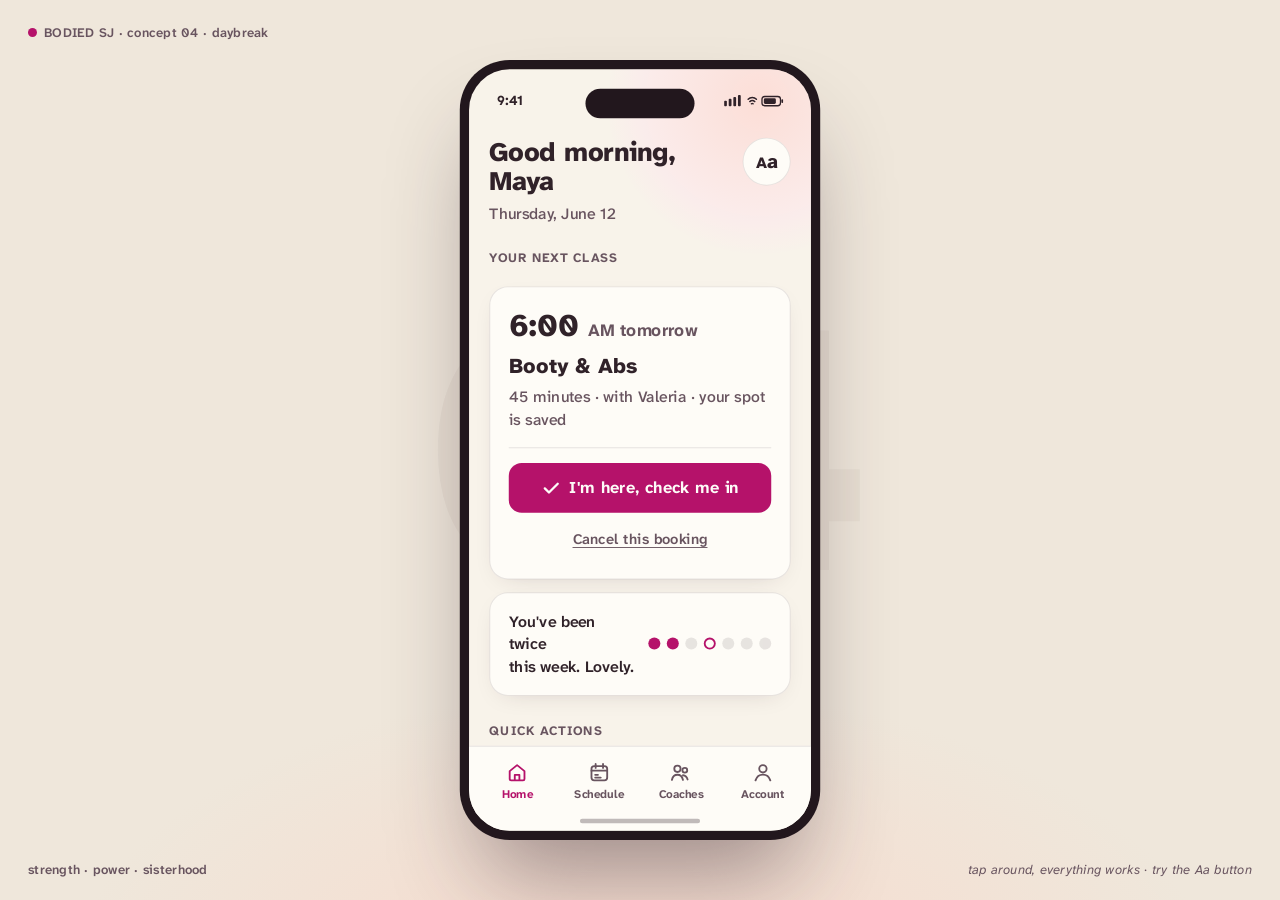
<file: concept-04.html>
<!DOCTYPE html>
<html lang="en">
<head>
<meta charset="UTF-8">
<meta name="viewport" content="width=device-width, initial-scale=1.0, viewport-fit=cover">
<title>BODIED SJ · Concept 04 · Daybreak</title>
<link rel="preconnect" href="https://fonts.googleapis.com">
<link rel="preconnect" href="https://fonts.gstatic.com" crossorigin>
<link href="https://fonts.googleapis.com/css2?family=Atkinson+Hyperlegible+Next:wght@400;500;600;700;800&family=Atkinson+Hyperlegible:wght@400;700&display=swap" rel="stylesheet">
<style>
/* ============ TOKENS ============ */
:root{
  --bg: oklch(96.5% 0.013 80);
  --card: oklch(99% 0.006 85);
  --ink: oklch(27% 0.025 345);
  --sub: oklch(47% 0.03 345);
  --line: oklch(27% 0.025 345 / 0.11);
  --action: oklch(51% 0.2 356);
  --action-press: oklch(45% 0.19 356);
  --tint: oklch(93.5% 0.04 350);
  --good: oklch(44% 0.11 155);
  --good-tint: oklch(94% 0.04 155);
  --font: 'Atkinson Hyperlegible Next','Atkinson Hyperlegible', sans-serif;
  --ease: cubic-bezier(0.16, 1, 0.3, 1);
}
*{margin:0;padding:0;box-sizing:border-box;-webkit-tap-highlight-color:transparent}
html,body{height:100%}
body{background:oklch(93% 0.018 78); font-family:var(--font); color:var(--ink); overflow:hidden}

/* ============ STAGE ============ */
.stage{
  position:fixed; inset:0;
  display:flex; align-items:center; justify-content:center;
  background:
    radial-gradient(ellipse 70% 55% at 50% 112%, oklch(90% 0.05 40 / 0.7), transparent 65%),
    oklch(93% 0.018 78);
}
.stage-word{
  position:absolute; left:50%; top:50%; transform:translate(-50%,-50%);
  font-weight:800; font-size:clamp(150px, 28vw, 420px); letter-spacing:-0.04em;
  color:oklch(27% 0.025 345 / 0.04); user-select:none; pointer-events:none; white-space:nowrap;
}
.stage-note{position:absolute; font-size:13px; font-weight:600; color:var(--sub); letter-spacing:0.02em}
.stage-note.tl{top:24px;left:28px}
.stage-note.bl{bottom:22px;left:28px}
.stage-note.br{bottom:22px;right:28px; font-weight:400; font-style:italic}
.stage-note .dot{display:inline-block;width:9px;height:9px;border-radius:50%;background:var(--action);margin-right:7px;vertical-align:0}

/* ============ PHONE ============ */
.phone{
  position:relative; width:390px; height:844px; flex:none;
  background:oklch(22% 0.02 345); border-radius:54px; padding:10px;
  box-shadow:0 60px 100px -25px oklch(27% 0.04 345 / 0.45);
}
.viewport{
  position:relative; width:100%; height:100%;
  background:var(--bg); border-radius:44px; overflow:hidden; isolation:isolate;
}
.notch{position:absolute; top:21px; left:50%; transform:translateX(-50%); width:118px; height:32px; background:oklch(22% 0.02 345); border-radius:20px; z-index:60}
.statusbar{
  position:absolute; top:0; left:0; right:0; height:54px; z-index:75;
  display:flex; align-items:center; justify-content:space-between;
  padding:14px 30px 0; font-size:15px; font-weight:700; color:var(--ink); pointer-events:none;
}
.statusbar svg{display:block}
.home-pill{position:absolute; bottom:8px; left:50%; transform:translateX(-50%); width:130px; height:5px; border-radius:3px; background:var(--ink); opacity:0.3; z-index:60}

/* ============ APP ============ */
.app{position:absolute; inset:0; overflow:hidden; font-size:17px}
.app.bigtext{font-size:19.5px}
.screen{
  position:absolute; inset:0; padding:62px 0 100px;
  overflow-y:auto; overflow-x:hidden; scrollbar-width:none;
  opacity:0; transform:translateY(8px); pointer-events:none;
  transition:opacity 0.22s var(--ease), transform 0.22s var(--ease);
}
.screen::-webkit-scrollbar{display:none}
.screen.active{opacity:1; transform:none; pointer-events:auto}
.pad{padding-left:22px; padding-right:22px}

/* sunrise */
.sunrise{
  position:absolute; top:-130px; right:-110px; width:330px; height:330px;
  border-radius:50%; pointer-events:none;
  background:radial-gradient(circle, oklch(90% 0.07 25 / 0.55), oklch(93.5% 0.04 350 / 0.35) 55%, transparent 72%);
}

/* type */
h1{font-size:1.7em; font-weight:800; letter-spacing:-0.015em; line-height:1.12}
.sub{color:var(--sub); font-weight:500}
.section-t{font-size:0.82em; font-weight:700; letter-spacing:0.07em; text-transform:uppercase; color:var(--sub); margin:28px 22px 12px}

/* cards & buttons */
.card{
  background:var(--card); border:1px solid var(--line); border-radius:20px;
  box-shadow:0 8px 28px -16px oklch(27% 0.04 345 / 0.25);
}
.btn{
  display:flex; align-items:center; justify-content:center; gap:10px;
  width:100%; min-height:54px; padding:0.7em 1em;
  background:var(--action); color:oklch(99% 0.005 85);
  border:none; border-radius:14px; cursor:pointer;
  font-family:var(--font); font-size:1.05em; font-weight:700;
  transition:background 0.15s, transform 0.1s var(--ease);
}
.btn:active{background:var(--action-press); transform:scale(0.985)}
.btn:focus-visible{outline:3px solid var(--ink); outline-offset:3px}
.btn.quiet{background:transparent; color:var(--action); border:1.5px solid var(--line)}
.btn.quiet:active{background:var(--tint)}
.btn.done{background:var(--good-tint); color:var(--good); pointer-events:none}
.btn.small{min-height:46px; width:auto; padding:0 1.1em; font-size:0.95em}

/* ============ HOME ============ */
.home-head{display:flex; align-items:flex-start; justify-content:space-between; margin-top:12px; position:relative}
.home-head .date{margin-top:6px; font-size:1em}
.aa-btn{
  flex:none; width:52px; height:52px; border-radius:50%;
  background:var(--card); border:1.5px solid var(--line); cursor:pointer;
  font-family:var(--font); font-weight:800; font-size:17px; color:var(--ink);
  transition:background 0.15s;
}
.aa-btn[aria-pressed="true"]{background:var(--ink); color:var(--card); border-color:var(--ink)}
.aa-btn:focus-visible{outline:3px solid var(--action); outline-offset:3px}
.aa-btn .big{font-size:1.25em}
.next-card{margin:22px 22px 0; padding:20px}
.next-card .when{display:flex; align-items:baseline; gap:10px}
.next-card .time{font-size:2em; font-weight:800; letter-spacing:-0.02em}
.next-card .ampm{font-size:1.1em; font-weight:700; color:var(--sub)}
.next-card h2{font-size:1.35em; font-weight:800; margin-top:6px}
.next-card .meta{margin-top:6px; font-size:1em; line-height:1.5}
.next-card .div{border-top:1px solid var(--line); margin:16px 0}
.cancel-link{
  display:block; width:100%; margin-top:6px; padding:12px;
  background:none; border:none; cursor:pointer;
  font-family:var(--font); font-size:0.93em; font-weight:600; color:var(--sub);
  text-decoration:underline; text-underline-offset:3px;
}
.week-card{margin:14px 22px 0; padding:18px 20px; display:flex; align-items:center; justify-content:space-between; gap:12px}
.week-card .txt{font-size:1em; font-weight:600; line-height:1.45}
.week-dots{display:flex; gap:7px}
.week-dots i{
  width:13px; height:13px; border-radius:50%;
  background:var(--line);
}
.week-dots i.on{background:var(--action)}
.week-dots i.today{background:transparent; border:2px solid var(--action)}
.action-row{
  margin:14px 22px 0; padding:18px 20px;
  display:flex; align-items:center; gap:14px; width:calc(100% - 44px);
  cursor:pointer; font-family:var(--font); text-align:left; color:var(--ink);
}
.action-row .ic{
  flex:none; width:46px; height:46px; border-radius:50%;
  background:var(--tint); display:flex; align-items:center; justify-content:center;
}
.action-row .ic svg{stroke:var(--action)}
.action-row .tx{flex:1}
.action-row .tx .t{font-size:1.1em; font-weight:700}
.action-row .tx .s{font-size:0.93em; color:var(--sub); margin-top:2px}
.action-row .chev{color:var(--sub); font-size:1.3em; font-weight:700}
.action-row:focus-visible{outline:3px solid var(--action); outline-offset:2px}
.trial-card{margin:26px 22px 0; padding:20px; background:var(--tint); border:none}
.trial-card h3{font-size:1.15em; font-weight:800}
.trial-card p{font-size:0.97em; line-height:1.5; margin-top:6px; color:var(--ink)}
.foot-note{margin:26px 22px 14px; text-align:center; font-size:0.88em; color:var(--sub); line-height:1.7}

/* ============ SCHEDULE ============ */
.daypick{display:flex; gap:9px; overflow-x:auto; padding:18px 22px 6px; scrollbar-width:none}
.daypick::-webkit-scrollbar{display:none}
.daybtn{
  flex:none; min-height:52px; padding:0 18px; border-radius:999px;
  background:var(--card); border:1.5px solid var(--line); cursor:pointer;
  font-family:var(--font); font-size:0.98em; font-weight:700; color:var(--ink);
  transition:background 0.15s, color 0.15s;
}
.daybtn.sel{background:var(--ink); color:var(--card); border-color:var(--ink)}
.daybtn:focus-visible{outline:3px solid var(--action); outline-offset:2px}
.class-card{
  margin:12px 22px 0; padding:18px 20px;
  display:flex; align-items:center; gap:16px;
  cursor:pointer; width:calc(100% - 44px); text-align:left; font-family:var(--font); color:var(--ink);
}
.class-card .when{flex:none; width:4.6em}
.class-card .t{font-size:1.3em; font-weight:800; letter-spacing:-0.01em; line-height:1.05}
.class-card .ap{font-size:0.85em; font-weight:700; color:var(--sub)}
.class-card .mid{flex:1; min-width:0}
.class-card h3{font-size:1.12em; font-weight:800}
.class-card .meta{font-size:0.92em; color:var(--sub); margin-top:3px; line-height:1.45}
.class-card .bk{flex:none}
.badge-booked{
  display:inline-flex; align-items:center; gap:6px;
  font-size:0.9em; font-weight:700; color:var(--good);
  background:var(--good-tint); border-radius:999px; padding:9px 14px;
}
.badge-full{font-size:0.88em; font-weight:700; color:var(--sub); text-align:right; line-height:1.4}
.closed-state{margin:60px 40px; text-align:center}
.closed-state .sun{margin:0 auto 18px}
.closed-state h3{font-size:1.3em; font-weight:800}
.closed-state p{font-size:1em; color:var(--sub); margin-top:8px; line-height:1.55}

/* ============ DETAIL ============ */
.detail{
  position:absolute; inset:0; z-index:70; background:var(--bg);
  transform:translateX(102%); transition:transform 0.28s var(--ease);
  display:flex; flex-direction:column;
  padding:62px 0 26px; overflow-y:auto; scrollbar-width:none;
}
.detail::-webkit-scrollbar{display:none}
.detail.open{transform:translateX(0)}
.back-btn{
  display:inline-flex; align-items:center; gap:8px; align-self:flex-start;
  margin:8px 14px 0; padding:10px 14px; border-radius:12px;
  background:none; border:none; cursor:pointer;
  font-family:var(--font); font-size:1.05em; font-weight:700; color:var(--action);
}
.back-btn:focus-visible{outline:3px solid var(--action); outline-offset:2px}
.d-body{flex:1; display:flex; flex-direction:column}
.d-title{margin:10px 22px 0; font-size:1.8em; font-weight:800; letter-spacing:-0.015em}
.d-lead{margin:10px 22px 0; font-size:1.05em; line-height:1.55; color:var(--sub)}
.info-card{margin:20px 22px 0; padding:6px 20px}
.info-row{
  display:flex; justify-content:space-between; gap:16px; padding:14px 0;
  border-bottom:1px solid var(--line); font-size:1em;
}
.info-row:last-child{border-bottom:none}
.info-row .l{color:var(--sub); font-weight:600}
.info-row .v{font-weight:700; text-align:right}
.confirm-card{
  margin:20px 22px 0; padding:18px 20px;
  background:var(--good-tint); border-radius:16px;
  display:none; align-items:flex-start; gap:12px;
}
.confirm-card.show{display:flex}
.confirm-card svg{flex:none; margin-top:2px}
.confirm-card .t{font-size:1.05em; font-weight:800; color:var(--good)}
.confirm-card .s{font-size:0.95em; color:var(--ink); margin-top:3px; line-height:1.5}
.d-actions{margin:auto 22px 0; padding-top:20px}
.d-actions .btn + .btn{margin-top:10px}
.d-smallprint{margin:14px 22px 0; text-align:center; font-size:0.85em; color:var(--sub)}

/* ============ COACHES ============ */
.coach-card{margin:12px 22px 0; padding:20px; display:flex; gap:16px; align-items:flex-start}
.coach-ava{
  flex:none; width:64px; height:64px; border-radius:50%;
  background:var(--tint); color:var(--action);
  display:flex; align-items:center; justify-content:center;
  font-size:1.5em; font-weight:800;
}
.coach-card h3{font-size:1.18em; font-weight:800}
.coach-card .role{font-size:0.9em; font-weight:700; color:var(--action); margin-top:2px}
.coach-card p{font-size:0.97em; color:var(--sub); line-height:1.55; margin-top:8px}
.intro{margin:14px 22px 0; font-size:1.02em; line-height:1.6; color:var(--sub)}

/* ============ ACCOUNT ============ */
.me-card{margin:18px 22px 0; padding:6px 20px}
.stat-line{margin:22px 22px 0; padding:18px 20px; font-size:1.04em; line-height:1.55}
.stat-line strong{font-weight:800}
.settings{margin:8px 22px 0}
.set-row{
  display:flex; align-items:center; gap:14px; width:100%;
  min-height:60px; padding:10px 2px;
  background:none; border:none; border-bottom:1px solid var(--line);
  cursor:pointer; font-family:var(--font); color:var(--ink); text-align:left;
}
.set-row .t{flex:1; font-size:1.05em; font-weight:700}
.set-row .v{font-size:0.92em; color:var(--sub); font-weight:600}
.set-row .chev{color:var(--sub); font-size:1.2em; font-weight:700}
.set-row:focus-visible{outline:3px solid var(--action); outline-offset:2px}
.call-card{margin:22px 22px 0; padding:20px; text-align:center}
.call-card .q{font-size:1em; color:var(--sub); font-weight:600}
.call-card .num{font-size:1.5em; font-weight:800; margin-top:6px; letter-spacing:0.01em}
.call-card .btn{margin-top:14px}

/* ============ TAB BAR ============ */
.tabbar{
  position:absolute; left:0; right:0; bottom:0; z-index:50;
  height:92px; padding:8px 8px 24px;
  background:var(--card); border-top:1px solid var(--line);
  display:flex;
}
.tab{
  flex:1; background:none; border:none; cursor:pointer;
  display:flex; flex-direction:column; align-items:center; justify-content:center; gap:4px;
  font-family:var(--font); font-size:0.74em; font-weight:700; color:var(--sub);
  border-radius:14px; transition:color 0.15s;
}
.tab svg{display:block}
.tab .ic{stroke:var(--sub); transition:stroke 0.15s}
.tab.active{color:var(--action)}
.tab.active .ic{stroke:var(--action)}
.tab:focus-visible{outline:3px solid var(--action); outline-offset:-3px}

/* ============ MOBILE ============ */
@media (max-width:560px){
  .stage{display:block; background:var(--bg)}
  .stage-word,.stage-note{display:none}
  .phone{width:100%; height:100%; border-radius:0; padding:0; box-shadow:none; transform:none !important}
  .viewport{border-radius:0}
  .notch{display:none}
  .statusbar{display:none}
  .screen{padding-top:max(18px, env(safe-area-inset-top))}
  .detail{padding-top:max(24px, env(safe-area-inset-top))}
}
@media (prefers-reduced-motion:reduce){
  *{transition-duration:0.01ms !important; animation-duration:0.01ms !important}
}
</style>
</head>
<body>

<div class="stage">
  <div class="stage-word" aria-hidden="true">04</div>
  <div class="stage-note tl"><span class="dot"></span>BODIED SJ · concept 04 · daybreak</div>
  <div class="stage-note bl">strength · power · sisterhood</div>
  <div class="stage-note br">tap around, everything works · try the Aa button</div>

  <div class="phone" id="phone">
    <div class="viewport">
      <div class="app" id="app">

        <div class="notch" aria-hidden="true"></div>
        <div class="statusbar" aria-hidden="true">
          <span>9:41</span>
          <svg width="64" height="13" viewBox="0 0 64 13" fill="none">
            <rect x="0" y="6" width="3" height="6" rx="1" fill="currentColor"/>
            <rect x="5" y="4" width="3" height="8" rx="1" fill="currentColor"/>
            <rect x="10" y="2" width="3" height="10" rx="1" fill="currentColor"/>
            <rect x="15" y="0" width="3" height="12" rx="1" fill="currentColor"/>
            <path d="M26 4.5C28.5 2 32.5 2 35 4.5M27.8 7C29.3 5.6 31.7 5.6 33.2 7M29.6 9.4C30.3 8.8 30.7 8.8 31.4 9.4" stroke="currentColor" stroke-width="1.6" stroke-linecap="round"/>
            <rect x="41" y="1.5" width="20" height="10" rx="3" stroke="currentColor" stroke-width="1.4"/>
            <rect x="43" y="3.5" width="13" height="6" rx="1.5" fill="currentColor"/>
            <rect x="62" y="4.5" width="2" height="4" rx="1" fill="currentColor"/>
          </svg>
        </div>
        <div class="home-pill" aria-hidden="true"></div>

        <!-- ============ HOME ============ -->
        <section class="screen active" id="screen-home">
          <div class="sunrise" aria-hidden="true"></div>
          <div class="pad home-head">
            <div>
              <h1>Good morning,<br>Maya</h1>
              <div class="date sub">Thursday, June 12</div>
            </div>
            <button class="aa-btn" id="aa-btn" aria-pressed="false" aria-label="Make text larger">
              A<span class="big">a</span>
            </button>
          </div>

          <div class="section-t">Your next class</div>
          <div class="card next-card">
            <div class="when"><span class="time">6:00</span><span class="ampm">AM tomorrow</span></div>
            <h2>Booty &amp; Abs</h2>
            <div class="meta sub">45 minutes · with Valeria · your spot is saved</div>
            <div class="div"></div>
            <button class="btn" id="checkin-btn">
              <svg width="20" height="20" viewBox="0 0 20 20" fill="none" aria-hidden="true"><path d="M3 10.5l4.5 4.5L17 5.5" stroke="currentColor" stroke-width="2.5" stroke-linecap="round" stroke-linejoin="round"/></svg>
              I'm here, check me in
            </button>
            <button class="cancel-link">Cancel this booking</button>
          </div>

          <div class="card week-card">
            <span class="txt">You've been twice<br>this week. Lovely.</span>
            <span class="week-dots" aria-label="Attended Monday and Tuesday">
              <i class="on"></i><i class="on"></i><i></i><i class="today"></i><i></i><i></i><i></i>
            </span>
          </div>

          <div class="section-t">Quick actions</div>
          <button class="card action-row" data-go="schedule">
            <span class="ic"><svg width="22" height="22" viewBox="0 0 22 22" fill="none"><rect x="3" y="4" width="16" height="15" rx="3" stroke="currentColor" stroke-width="2"/><path d="M3 9h16M7.5 2v4M14.5 2v4" stroke="currentColor" stroke-width="2" stroke-linecap="round"/></svg></span>
            <span class="tx"><span class="t">Book a class</span><br><span class="s">See this week's schedule</span></span>
            <span class="chev">›</span>
          </button>
          <button class="card action-row" id="call-row">
            <span class="ic"><svg width="22" height="22" viewBox="0 0 22 22" fill="none"><path d="M4 3.5h4l1.5 4.5-2.2 1.6a13 13 0 005.1 5.1l1.6-2.2 4.5 1.5v4a1.5 1.5 0 01-1.6 1.5C9.3 18.9 3.1 12.7 2.5 5.1A1.5 1.5 0 014 3.5z" stroke="currentColor" stroke-width="2" stroke-linejoin="round"/></svg></span>
            <span class="tx"><span class="t">Call the studio</span><br><span class="s">(408) 337-2160</span></span>
            <span class="chev">›</span>
          </button>

          <div class="card trial-card">
            <h3>Know someone curious?</h3>
            <p>New members can try 7 days of unlimited classes for $7. All levels are welcome, always.</p>
          </div>

          <div class="foot-note">BODIED SJ · 2293 Lincoln Ave, San Jose<br>Strength · Power · Sisterhood</div>
        </section>

        <!-- ============ SCHEDULE ============ -->
        <section class="screen" id="screen-schedule">
          <div class="pad" style="margin-top:12px">
            <h1>Schedule</h1>
            <div class="sub" style="margin-top:6px">Tap a class to see details, or book right away.</div>
          </div>
          <div class="daypick" id="daypick"></div>
          <div id="class-list"></div>
        </section>

        <!-- ============ COACHES ============ -->
        <section class="screen" id="screen-coaches">
          <div class="pad" style="margin-top:12px">
            <h1>Your coaches</h1>
          </div>
          <p class="intro">Every class is small enough that your coach knows your name, your goals, and your knees.</p>
          <div id="coach-list"></div>
          <div class="card stat-line" style="margin-top:14px">
            <strong>For the kids:</strong> Coach Hugo runs youth soccer on Saturdays. Ask at the front desk.
          </div>
          <div class="foot-note">All coaches are certified personal trainers.</div>
        </section>

        <!-- ============ ACCOUNT ============ -->
        <section class="screen" id="screen-account">
          <div class="pad" style="margin-top:12px">
            <h1>My account</h1>
          </div>
          <div class="card me-card">
            <div class="info-row"><span class="l">Name</span><span class="v">Maya Reyes</span></div>
            <div class="info-row"><span class="l">Membership</span><span class="v">Unlimited classes</span></div>
            <div class="info-row"><span class="l">Member since</span><span class="v">February 2026</span></div>
            <div class="info-row"><span class="l">Member number</span><span class="v">0214</span></div>
          </div>
          <div class="card stat-line">
            You've taken <strong>47 classes</strong> since February. Three more and you hit fifty!
          </div>
          <div class="section-t">Settings</div>
          <div class="settings">
            <button class="set-row"><span class="t">Manage membership</span><span class="v">$215 / month</span><span class="chev">›</span></button>
            <button class="set-row"><span class="t">Payment method</span><span class="v">Visa ···· 4417</span><span class="chev">›</span></button>
            <button class="set-row"><span class="t">Notifications</span><span class="v">On</span><span class="chev">›</span></button>
            <button class="set-row" id="textsize-row"><span class="t">Text size</span><span class="v" id="textsize-val">Standard</span><span class="chev">›</span></button>
            <button class="set-row"><span class="t">Help &amp; FAQs</span><span class="chev">›</span></button>
          </div>
          <div class="card call-card">
            <div class="q">Questions? A real person answers.</div>
            <div class="num">(408) 337-2160</div>
            <button class="btn quiet">Call the studio</button>
          </div>
          <div class="foot-note">2293 Lincoln Ave, San Jose, CA 95125<br>hello@bodiedsj.com</div>
        </section>

        <!-- ============ DETAIL ============ -->
        <section class="detail" id="detail" aria-hidden="true">
          <button class="back-btn" id="d-back">
            <svg width="18" height="18" viewBox="0 0 18 18" fill="none" aria-hidden="true"><path d="M11 3L5 9l6 6" stroke="currentColor" stroke-width="2.5" stroke-linecap="round" stroke-linejoin="round"/></svg>
            Back to schedule
          </button>
          <div class="d-body">
            <h2 class="d-title" id="d-title"></h2>
            <p class="d-lead" id="d-lead"></p>
            <div class="card info-card" id="d-info"></div>
            <div class="confirm-card" id="d-confirm">
              <svg width="24" height="24" viewBox="0 0 24 24" fill="none" aria-hidden="true"><circle cx="12" cy="12" r="11" fill="var(--good)"/><path d="M7 12.5l3.5 3.5L17 9" stroke="oklch(99% 0.005 85)" stroke-width="2.5" stroke-linecap="round" stroke-linejoin="round"/></svg>
              <div>
                <div class="t">You're booked!</div>
                <div class="s" id="d-confirm-text">We'll save spot 12 for you. See you there.</div>
              </div>
            </div>
            <div class="d-actions">
              <button class="btn" id="d-book">Book this class</button>
              <button class="btn quiet" id="d-cal" style="display:none">Add to my calendar</button>
            </div>
            <div class="d-smallprint">Cancel anytime up to 2 hours before class, free.</div>
          </div>
        </section>

        <!-- ============ TAB BAR ============ -->
        <nav class="tabbar" aria-label="Main">
          <button class="tab active" data-screen="home">
            <svg width="24" height="24" viewBox="0 0 24 24" fill="none"><path class="ic" d="M4 10.5L12 4l8 6.5V19a1.5 1.5 0 01-1.5 1.5h-13A1.5 1.5 0 014 19z" stroke-width="2" stroke-linejoin="round"/><path class="ic" d="M9.5 20.5v-6h5v6" stroke-width="2" stroke-linejoin="round"/></svg>
            Home
          </button>
          <button class="tab" data-screen="schedule">
            <svg width="24" height="24" viewBox="0 0 24 24" fill="none"><rect class="ic" x="3.5" y="5" width="17" height="15.5" rx="3" stroke-width="2"/><path class="ic" d="M3.5 10h17M8 2.8V7M16 2.8V7" stroke-width="2" stroke-linecap="round"/><path class="ic" d="M7.5 14.5h3M7.5 17.5h6" stroke-width="2" stroke-linecap="round"/></svg>
            Schedule
          </button>
          <button class="tab" data-screen="coaches">
            <svg width="24" height="24" viewBox="0 0 24 24" fill="none"><circle class="ic" cx="8.5" cy="8" r="3.4" stroke-width="2"/><circle class="ic" cx="16.5" cy="9.5" r="2.6" stroke-width="2"/><path class="ic" d="M2.5 20c.8-3.6 3.1-5.6 6-5.6s5.2 2 6 5.6M14.5 14.9c2.5.2 4.3 1.9 5 4.6" stroke-width="2" stroke-linecap="round"/></svg>
            Coaches
          </button>
          <button class="tab" data-screen="account">
            <svg width="24" height="24" viewBox="0 0 24 24" fill="none"><circle class="ic" cx="12" cy="8" r="4" stroke-width="2"/><path class="ic" d="M4 20.5c1.3-4.2 4.2-6.3 8-6.3s6.7 2.1 8 6.3" stroke-width="2" stroke-linecap="round"/></svg>
            Account
          </button>
        </nav>

      </div>
    </div>
  </div>
</div>

<script>
/* ============ DATA ============ */
const CLASSES = {
  'booty-abs':{name:'Booty & Abs', intensity:'Energetic',
    lead:'A focused 45 minutes on glutes and core, set to great music. Hard work, big smiles.',
    bring:'Water. Mats are provided.'},
  'full-body-hiit':{name:'Full Body HIIT', intensity:'Very energetic',
    lead:'Cardio and strength together in one hour. Our most popular class, and the friendliest.',
    bring:'Water and a small towel.'},
  'arms-abs':{name:'Arms & Abs', intensity:'Energetic',
    lead:'Upper body strength at your own pace. Every exercise has an easier and a harder option.',
    bring:'Just water. Dumbbells are provided.'},
  'pilates-sculpt':{name:'Pilates Sculpt', intensity:'Moderate',
    lead:'A slow, controlled class for deep core strength. Low impact and easy on the joints.',
    bring:'Grip socks if you have them. Mats are provided.'},
  'mommy-me':{name:'Mommy & Me', intensity:'Gentle',
    lead:'Bring your little one and move together. Strollers, snacks, and chaos all welcome.',
    bring:'Whatever you and your child need to be comfy.'},
  'muscle-mami':{name:'Muscle Mami', intensity:'Very energetic',
    lead:'Our signature class. Full body training with the energy turned all the way up.',
    bring:'Water, a towel, and a sense of humor.'},
};

const SCHEDULE = {
  'Today, Thu 12':[
    {id:'booty-abs', t:'6:00', ap:'AM', coach:'Valeria', dur:45, left:0, booked:true},
    {id:'pilates-sculpt', t:'9:30', ap:'AM', coach:'Kimber', dur:50, left:3},
    {id:'mommy-me', t:'12:00', ap:'PM', coach:'Kimber', dur:40, left:5},
    {id:'arms-abs', t:'4:30', ap:'PM', coach:'Bri', dur:45, left:-1},
    {id:'muscle-mami', t:'5:45', ap:'PM', coach:'Valeria', dur:60, left:2},
    {id:'full-body-hiit', t:'7:00', ap:'PM', coach:'Gabi', dur:60, left:6},
  ],
  'Fri 13':[
    {id:'full-body-hiit', t:'6:00', ap:'AM', coach:'Gabi', dur:60, left:4},
    {id:'booty-abs', t:'9:30', ap:'AM', coach:'Valeria', dur:45, left:7},
    {id:'pilates-sculpt', t:'12:00', ap:'PM', coach:'Kimber', dur:50, left:2},
    {id:'arms-abs', t:'5:45', ap:'PM', coach:'Bri', dur:45, left:5},
  ],
  'Sat 14':[
    {id:'muscle-mami', t:'8:00', ap:'AM', coach:'Valeria', dur:60, left:3},
    {id:'mommy-me', t:'9:30', ap:'AM', coach:'Kimber', dur:40, left:8},
    {id:'full-body-hiit', t:'11:00', ap:'AM', coach:'Gabi', dur:60, left:5},
  ],
  'Sun 15':'closed',
  'Mon 16':[
    {id:'full-body-hiit', t:'6:00', ap:'AM', coach:'Gabi', dur:60, left:9},
    {id:'booty-abs', t:'5:45', ap:'PM', coach:'Valeria', dur:45, left:6},
    {id:'pilates-sculpt', t:'7:00', ap:'PM', coach:'Kimber', dur:50, left:4},
  ],
};

const COACHES = [
  {name:'Valeria', role:'Head trainer', bio:'A former competitive dancer, NASM certified. She runs the studio and will learn your name on day one.'},
  {name:'Gabi', role:'Strength & conditioning', bio:'Played Division 1 basketball. Brings big energy and zero judgment to every session.'},
  {name:'Bri', role:'Fitness coach', bio:'Specializes in safe, functional movement for all ages. The one to ask about form.'},
  {name:'Kimber', role:'Trainer', bio:'A mom and dancer who found fitness later in life. She teaches our gentler classes.'},
];

const $ = s => document.querySelector(s);
const app = $('#app');

/* ============ TABS ============ */
document.querySelectorAll('.tab').forEach(tab=>{
  tab.addEventListener('click', ()=>{
    document.querySelectorAll('.tab').forEach(t=>t.classList.remove('active'));
    tab.classList.add('active');
    document.querySelectorAll('.screen').forEach(s=>s.classList.remove('active'));
    $('#screen-'+tab.dataset.screen).classList.add('active');
    closeDetail();
  });
});
document.querySelectorAll('.action-row[data-go]').forEach(b=>{
  b.addEventListener('click', ()=> document.querySelector(`.tab[data-screen="${b.dataset.go}"]`).click());
});

/* ============ TEXT SIZE ============ */
let bigText = false;
function setTextSize(big){
  bigText = big;
  app.classList.toggle('bigtext', big);
  $('#aa-btn').setAttribute('aria-pressed', String(big));
  $('#aa-btn').setAttribute('aria-label', big ? 'Make text standard size' : 'Make text larger');
  $('#textsize-val').textContent = big ? 'Large' : 'Standard';
}
$('#aa-btn').addEventListener('click', ()=> setTextSize(!bigText));
$('#textsize-row').addEventListener('click', ()=> setTextSize(!bigText));

/* ============ CHECK IN ============ */
$('#checkin-btn').addEventListener('click', function(){
  this.classList.add('done');
  this.innerHTML = `<svg width="20" height="20" viewBox="0 0 20 20" fill="none" aria-hidden="true"><path d="M3 10.5l4.5 4.5L17 5.5" stroke="currentColor" stroke-width="2.5" stroke-linecap="round" stroke-linejoin="round"/></svg> You're checked in. Have a great class!`;
});

/* ============ SCHEDULE ============ */
const bookedSet = new Set(['Today, Thu 12|booty-abs|6:00']);
let currentDay = 'Today, Thu 12';

function renderDays(){
  $('#daypick').innerHTML = Object.keys(SCHEDULE).map(d=>
    `<button class="daybtn ${d===currentDay?'sel':''}" data-day="${d}">${d}</button>`
  ).join('');
  document.querySelectorAll('.daybtn').forEach(b=>{
    b.addEventListener('click', ()=>{ currentDay=b.dataset.day; renderDays(); renderList(); });
  });
}

function renderList(){
  const day = SCHEDULE[currentDay];
  const list = $('#class-list');
  if(day === 'closed'){
    list.innerHTML = `<div class="closed-state">
      <svg class="sun" width="56" height="56" viewBox="0 0 56 56" fill="none">
        <circle cx="28" cy="28" r="10" stroke="var(--action)" stroke-width="2.5"/>
        <path d="M28 6v6M28 44v6M6 28h6M44 28h6M12.4 12.4l4.2 4.2M39.4 39.4l4.2 4.2M12.4 43.6l4.2-4.2M39.4 16.6l4.2-4.2" stroke="var(--action)" stroke-width="2.5" stroke-linecap="round"/>
      </svg>
      <h3>We're closed on Sundays</h3>
      <p>Rest up, stretch a little, and we'll see you Monday morning.</p>
    </div>`;
    return;
  }
  list.innerHTML = day.map(s=>{
    const c = CLASSES[s.id];
    const key = `${currentDay}|${s.id}|${s.t}`;
    const booked = bookedSet.has(key);
    const full = s.left === -1;
    let action;
    if(booked) action = `<span class="badge-booked"><svg width="15" height="15" viewBox="0 0 20 20" fill="none"><path d="M3 10.5l4.5 4.5L17 5.5" stroke="currentColor" stroke-width="3" stroke-linecap="round" stroke-linejoin="round"/></svg>Booked</span>`;
    else if(full) action = `<span class="badge-full">Class is full<br>Tap for waitlist</span>`;
    else action = `<span class="btn small bk-btn" data-key="${key}" role="button">Book</span>`;
    const spots = full ? '' : (booked ? '' : ` · ${s.left} spots left`);
    return `<button class="card class-card" data-class="${s.id}" data-key="${key}" data-when="${currentDay}" data-time="${s.t} ${s.ap}" data-coach="${s.coach}" data-dur="${s.dur}">
      <span class="when"><span class="t">${s.t}</span><br><span class="ap">${s.ap}</span></span>
      <span class="mid">
        <h3>${c.name}</h3>
        <span class="meta">${s.dur} min · with ${s.coach}${spots}</span>
      </span>
      <span class="bk">${action}</span>
    </button>`;
  }).join('');

  list.querySelectorAll('.bk-btn').forEach(b=>{
    b.addEventListener('click', e=>{
      e.stopPropagation();
      bookedSet.add(b.dataset.key);
      renderList();
    });
  });
  list.querySelectorAll('.class-card').forEach(row=>{
    row.addEventListener('click', ()=> openDetail(row.dataset));
  });
}
renderDays(); renderList();

/* ============ DETAIL ============ */
const detail = $('#detail');
let currentKey = null;

function openDetail(d){
  const c = CLASSES[d.class];
  currentKey = d.key || null;
  $('#d-title').textContent = c.name;
  $('#d-lead').textContent = c.lead;
  $('#d-info').innerHTML = `
    <div class="info-row"><span class="l">When</span><span class="v">${d.when.replace('Today, ','Today · ')} · ${d.time}</span></div>
    <div class="info-row"><span class="l">Length</span><span class="v">${d.dur} minutes</span></div>
    <div class="info-row"><span class="l">Coach</span><span class="v">${d.coach}</span></div>
    <div class="info-row"><span class="l">Intensity</span><span class="v">${c.intensity}</span></div>
    <div class="info-row"><span class="l">What to bring</span><span class="v" style="max-width:55%">${c.bring}</span></div>`;
  setBooked(currentKey && bookedSet.has(currentKey));
  detail.classList.add('open');
  detail.setAttribute('aria-hidden','false');
  detail.scrollTop = 0;
}
function setBooked(b){
  $('#d-confirm').classList.toggle('show', !!b);
  $('#d-book').style.display = b ? 'none' : 'flex';
  $('#d-cal').style.display = b ? 'flex' : 'none';
}
function closeDetail(){
  detail.classList.remove('open');
  detail.setAttribute('aria-hidden','true');
}
$('#d-back').addEventListener('click', closeDetail);
$('#d-book').addEventListener('click', ()=>{
  if(currentKey) bookedSet.add(currentKey);
  setBooked(true);
  renderList();
});

/* ============ COACHES ============ */
$('#coach-list').innerHTML = COACHES.map(c=>`
  <div class="card coach-card">
    <span class="coach-ava">${c.name[0]}</span>
    <span>
      <h3>${c.name}</h3>
      <div class="role">${c.role}</div>
      <p>${c.bio}</p>
    </span>
  </div>`).join('');

/* ============ FIT + HASH ============ */
function fitPhone(){
  if(window.innerWidth <= 560){ $('#phone').style.transform=''; return; }
  const scale = Math.min(1, (window.innerHeight - 120) / 844, (window.innerWidth - 80) / 390);
  $('#phone').style.transform = `scale(${scale})`;
}
fitPhone();
window.addEventListener('resize', fitPhone);

(function(){
  const h = decodeURIComponent(location.hash.slice(1));
  if(!h) return;
  const [main, q] = h.split('&');
  const scr = main.split('=')[0];
  if(['home','schedule','coaches','account'].includes(scr)){
    document.querySelector(`.tab[data-screen="${scr}"]`).click();
  }
  if(main.startsWith('detail=')){
    const id = main.split('=')[1];
    if(CLASSES[id]) openDetail({class:id, key:null, when:'Today, Thu 12', time:'5:45 PM', coach:'Valeria', dur:'60'});
  }
  if(h.includes('big')) setTextSize(true);
  const sm = (q||'').match(/s=(\d+)/);
  if(sm) document.querySelector('.screen.active').scrollTop = +sm[1];
})();
</script>
</body>
</html>
</file>
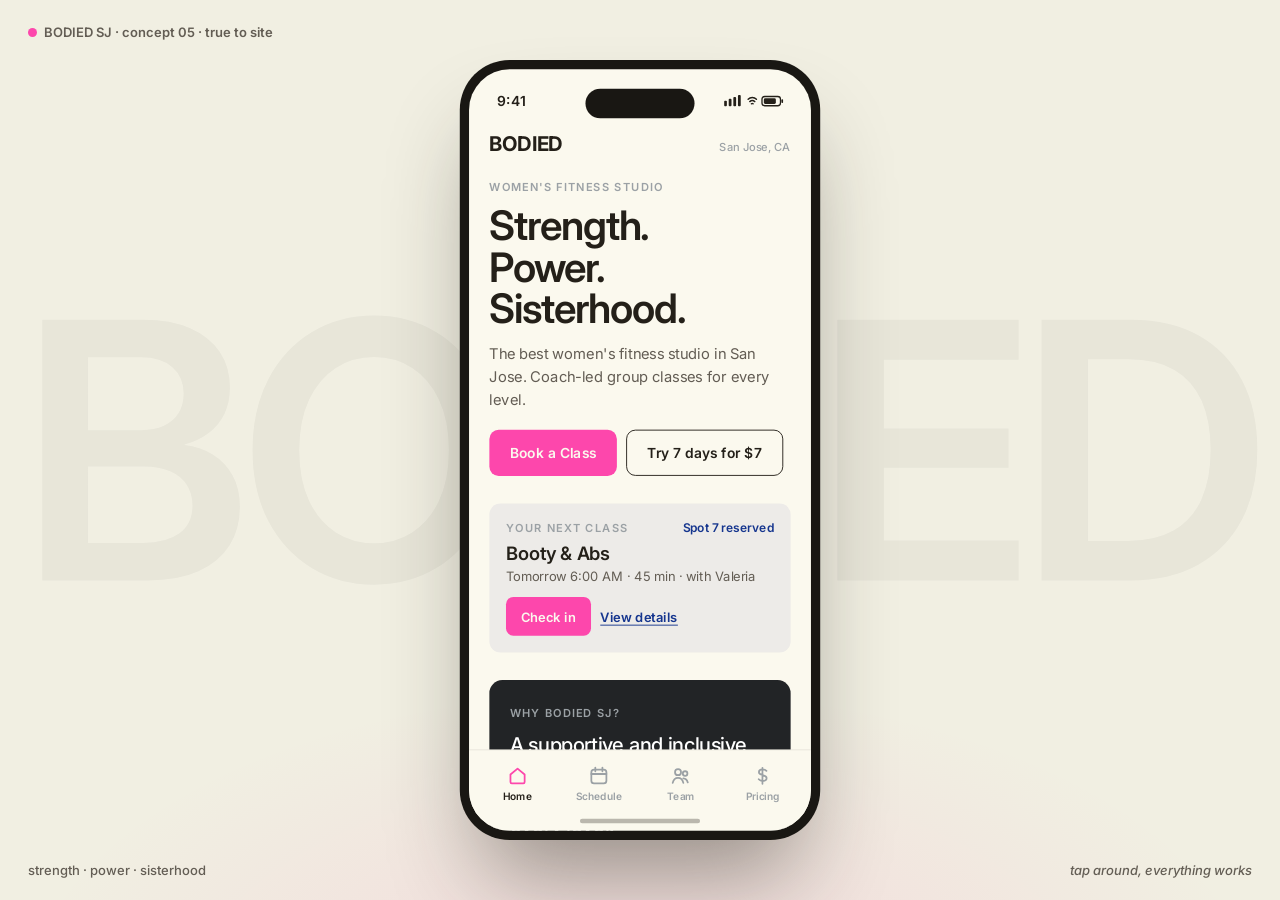
<file: concept-05.html>
<!DOCTYPE html>
<html lang="en">
<head>
<meta charset="UTF-8">
<meta name="viewport" content="width=device-width, initial-scale=1.0, viewport-fit=cover">
<title>BODIED SJ · Concept 05 · True to Site</title>
<link rel="preconnect" href="https://fonts.googleapis.com">
<link rel="preconnect" href="https://fonts.gstatic.com" crossorigin>
<link href="https://api.fontshare.com/v2/css?f[]=switzer@500,600,700&display=swap" rel="stylesheet">
<link href="https://fonts.googleapis.com/css2?family=Inter:wght@400;500;600&family=Hanken+Grotesk:wght@400;500;600;700&display=swap" rel="stylesheet">
<style>
/* ============ TOKENS (extracted from bodiedsj.com CSS) ============ */
:root{
  --cream: #FBF9EE;              /* site page background */
  --card-grey: #EDEBE8;          /* site light card token */
  --ink: rgb(36, 32, 25);        /* site heading token */
  --grey: rgb(99, 93, 84);       /* warm body grey on light */
  --grey-cool: rgb(155, 161, 165);/* site secondary grey */
  --pink: rgb(253, 71, 172);     /* site primary CTA token */
  --pink-press: #e33f9a;         /* site darker pink token */
  --blue: rgb(21, 53, 142);      /* site link/accent token */
  --chartreuse: rgb(227, 242, 35);/* site highlight token */
  --charcoal: rgb(34, 36, 38);   /* site dark section token */
  --salmon: #DB998B;             /* site photo-adjacent token */
  --teal: #16D5CC;               /* site accent token */
  --line: rgba(36, 32, 25, 0.1);
  --head:'Switzer','Inter',sans-serif;
  --body:'Inter','Hanken Grotesk',sans-serif;
  --ease: cubic-bezier(0.16, 1, 0.3, 1);
}
*{margin:0;padding:0;box-sizing:border-box;-webkit-tap-highlight-color:transparent}
html,body{height:100%}
body{background:#f1efe2; font-family:var(--body); color:var(--ink); overflow:hidden}

/* ============ STAGE ============ */
.stage{
  position:fixed; inset:0;
  display:flex; align-items:center; justify-content:center;
  background:
    radial-gradient(ellipse 75% 55% at 50% 112%, rgba(253, 71, 172, 0.13), transparent 65%),
    #f1efe2;
}
.stage-word{
  position:absolute; left:50%; top:50%; transform:translate(-50%,-50%);
  font-family:var(--head); font-weight:600; letter-spacing:-0.03em;
  font-size:clamp(150px, 28vw, 420px);
  color:rgba(36, 32, 25, 0.045); user-select:none; pointer-events:none; white-space:nowrap;
}
.stage-note{position:absolute; font-size:13px; font-weight:500; color:var(--grey)}
.stage-note.tl{top:24px;left:28px; font-weight:600}
.stage-note.bl{bottom:22px;left:28px}
.stage-note.br{bottom:22px;right:28px; font-style:italic}
.stage-note .dot{display:inline-block;width:9px;height:9px;border-radius:50%;background:var(--pink);margin-right:7px}

/* ============ PHONE ============ */
.phone{
  position:relative; width:390px; height:844px; flex:none;
  background:#191713; border-radius:54px; padding:10px;
  box-shadow:0 60px 100px -25px rgba(36, 32, 25, 0.45);
}
.viewport{
  position:relative; width:100%; height:100%;
  background:var(--cream); border-radius:44px; overflow:hidden; isolation:isolate;
}
.notch{position:absolute; top:21px; left:50%; transform:translateX(-50%); width:118px; height:32px; background:#191713; border-radius:20px; z-index:60}
.statusbar{
  position:absolute; top:0; left:0; right:0; height:54px; z-index:75;
  display:flex; align-items:center; justify-content:space-between;
  padding:14px 30px 0; font-size:15px; font-weight:600; color:var(--ink); pointer-events:none;
}
.statusbar svg{display:block}
.home-pill{position:absolute; bottom:8px; left:50%; transform:translateX(-50%); width:130px; height:5px; border-radius:3px; background:var(--ink); opacity:0.3; z-index:60}

/* ============ APP ============ */
.app{position:absolute; inset:0; overflow:hidden}
.screen{
  position:absolute; inset:0; padding:58px 0 96px;
  overflow-y:auto; overflow-x:hidden; scrollbar-width:none;
  opacity:0; transform:translateY(8px); pointer-events:none;
  transition:opacity 0.22s var(--ease), transform 0.22s var(--ease);
}
.screen::-webkit-scrollbar{display:none}
.screen.active{opacity:1; transform:none; pointer-events:auto}
.pad{padding-left:22px; padding-right:22px}

/* type */
.eyebrow{font-size:12px; font-weight:600; letter-spacing:0.1em; text-transform:uppercase; color:var(--grey-cool)}
h1.hero{
  font-family:var(--head); font-weight:600; letter-spacing:-0.03em; line-height:1.02;
  font-size:44px; color:var(--ink);
}
h2.sect{
  font-family:var(--head); font-weight:600; letter-spacing:-0.02em;
  font-size:24px; color:var(--ink);
}
.lead{font-size:16px; line-height:1.55; color:var(--grey); font-weight:400}

/* buttons (site: solid pink, small radius) */
.btn{
  display:inline-flex; align-items:center; justify-content:center; gap:8px;
  min-height:50px; padding:0 22px; border-radius:10px;
  background:var(--pink); color:var(--cream);
  border:none; cursor:pointer;
  font-family:var(--body); font-size:15px; font-weight:600;
  transition:background 0.15s, transform 0.1s var(--ease);
}
.btn:active{background:var(--pink-press); transform:scale(0.985)}
.btn:focus-visible{outline:3px solid var(--blue); outline-offset:2px}
.btn.ghost{background:transparent; color:var(--ink); border:1.5px solid var(--ink)}
.btn.ghost:active{background:rgba(36,32,25,0.05)}
.btn.sm{min-height:42px; padding:0 16px; font-size:14px; border-radius:8px}
.btn.wide{width:100%}
.link{
  background:none; border:none; cursor:pointer; padding:4px 0;
  font-family:var(--body); font-size:14px; font-weight:600; color:var(--blue);
  text-decoration:underline; text-underline-offset:3px;
}
.link:focus-visible{outline:2px solid var(--blue); outline-offset:2px}

/* ============ HOME ============ */
.topbar{display:flex; align-items:baseline; justify-content:space-between; padding:10px 22px 0}
.wordmark{font-family:var(--head); font-weight:700; letter-spacing:-0.02em; font-size:22px}
.topbar .loc{font-size:12px; font-weight:500; color:var(--grey-cool)}
.hero-wrap{margin-top:26px}
.hero-wrap .eyebrow{display:block; margin-bottom:12px}
.hero-sub{margin-top:14px; font-size:16px; line-height:1.55; color:var(--grey)}
.hero-ctas{display:flex; gap:10px; margin-top:20px; flex-wrap:wrap}
.next-card{
  margin:30px 22px 0; padding:18px;
  background:var(--card-grey); border-radius:12px;
}
.next-card .row1{display:flex; justify-content:space-between; align-items:baseline}
.next-card h3{font-family:var(--head); font-weight:600; font-size:20px; letter-spacing:-0.01em; margin-top:8px}
.next-card .meta{font-size:14px; color:var(--grey); margin-top:4px}
.next-card .row2{display:flex; gap:10px; margin-top:14px; align-items:center}
.badge-blue{font-size:13px; font-weight:600; color:var(--blue)}
.dark-sect{
  margin:30px 22px 0; padding:24px 22px 22px;
  background:var(--charcoal); border-radius:14px; color:#fff;
}
.dark-sect .eyebrow{color:var(--grey-cool)}
.dark-sect p{
  font-family:var(--head); font-weight:500; letter-spacing:-0.02em;
  font-size:22px; line-height:1.3; margin-top:12px; color:#fff;
}
.dark-sect p strong{font-weight:500; color:var(--chartreuse)}
.dark-stats{display:flex; gap:24px; margin-top:18px; padding-top:16px; border-top:1px solid rgba(255,255,255,0.14)}
.dark-stats .st .n{font-family:var(--head); font-weight:600; font-size:20px}
.dark-stats .st .l{font-size:11px; color:var(--grey-cool); margin-top:3px; letter-spacing:0.04em; text-transform:uppercase}
.sect-head{margin:32px 22px 14px; display:flex; justify-content:space-between; align-items:baseline}
.testi-rail{display:flex; gap:12px; overflow-x:auto; padding:2px 22px 8px; scrollbar-width:none; scroll-snap-type:x mandatory}
.testi-rail::-webkit-scrollbar{display:none}
.testi{
  flex:none; width:250px; padding:18px;
  background:#fff; border:1px solid var(--line); border-radius:12px;
  scroll-snap-align:start;
}
.testi .stars{color:var(--pink); font-size:13px; letter-spacing:2px}
.testi p{font-size:14px; line-height:1.55; color:var(--ink); margin-top:10px}
.testi .who{font-size:13px; font-weight:600; color:var(--grey); margin-top:12px}
.trial-band{
  margin:30px 22px 0; padding:22px; border-radius:14px;
  background:var(--pink); color:var(--cream);
}
.trial-band h3{font-family:var(--head); font-weight:600; font-size:24px; letter-spacing:-0.02em}
.trial-band p{font-size:14px; line-height:1.5; margin-top:6px; opacity:0.95}
.trial-band .btn{background:var(--cream); color:var(--ink); margin-top:14px}
.trial-band .btn:active{background:#ece9d8}
.footer{margin:34px 22px 10px; padding-top:18px; border-top:1px solid var(--line); text-align:center}
.footer .fm{font-family:var(--head); font-weight:700; font-size:16px}
.footer p{font-size:12.5px; color:var(--grey-cool); line-height:1.8; margin-top:6px}

/* ============ SCHEDULE ============ */
.page-head{margin-top:14px}
.page-head .lead{margin-top:8px}
.daychips{display:flex; gap:8px; overflow-x:auto; padding:18px 22px 6px; scrollbar-width:none}
.daychips::-webkit-scrollbar{display:none}
.daychip{
  flex:none; min-height:44px; padding:0 16px; border-radius:8px;
  background:transparent; border:1.5px solid var(--line); cursor:pointer;
  font-family:var(--body); font-size:14px; font-weight:600; color:var(--ink);
  transition:background 0.15s, border-color 0.15s, color 0.15s;
}
.daychip.sel{background:var(--ink); border-color:var(--ink); color:var(--cream)}
.daychip:focus-visible{outline:3px solid var(--blue); outline-offset:2px}
.class-row{
  margin:12px 22px 0; padding:14px;
  background:#fff; border:1px solid var(--line); border-radius:12px;
  display:flex; gap:14px; align-items:center; width:calc(100% - 44px);
  cursor:pointer; text-align:left; font-family:var(--body); color:var(--ink);
}
.class-row:focus-visible{outline:3px solid var(--blue); outline-offset:2px}
.thumb{
  flex:none; width:58px; height:58px; border-radius:8px;
  display:flex; align-items:center; justify-content:center;
  font-family:var(--head); font-weight:600; font-size:18px; color:rgba(255,255,255,0.95);
}
.class-row .mid{flex:1; min-width:0}
.class-row h3{font-family:var(--head); font-weight:600; font-size:17px; letter-spacing:-0.01em}
.class-row .meta{font-size:13px; color:var(--grey); margin-top:3px; line-height:1.45}
.class-row .act{flex:none}
.full-txt{font-size:12.5px; font-weight:600; color:var(--grey-cool); text-align:right; line-height:1.45}
.closed-state{margin:60px 40px; text-align:center}
.closed-state h3{font-family:var(--head); font-weight:600; font-size:22px}
.closed-state p{font-size:15px; color:var(--grey); margin-top:8px; line-height:1.55}

/* ============ DETAIL ============ */
.detail{
  position:absolute; inset:0; z-index:70; background:var(--cream);
  transform:translateX(102%); transition:transform 0.26s var(--ease);
  display:flex; flex-direction:column;
  padding:56px 0 24px; overflow-y:auto; scrollbar-width:none;
}
.detail::-webkit-scrollbar{display:none}
.detail.open{transform:translateX(0)}
.d-back{
  display:inline-flex; align-items:center; gap:8px; align-self:flex-start;
  margin:6px 14px 0; padding:10px 12px; border-radius:8px;
  background:none; border:none; cursor:pointer;
  font-family:var(--body); font-size:14px; font-weight:600; color:var(--blue);
}
.d-back:focus-visible{outline:2px solid var(--blue); outline-offset:2px}
.d-photo{
  margin:8px 22px 0; height:170px; border-radius:14px;
  display:flex; align-items:flex-end; padding:16px;
}
.d-photo .tag{
  background:var(--cream); color:var(--ink); border-radius:6px;
  font-size:12px; font-weight:600; padding:6px 10px; letter-spacing:0.04em; text-transform:uppercase;
}
.d-title{margin:18px 22px 0; font-family:var(--head); font-weight:600; letter-spacing:-0.025em; font-size:32px; line-height:1.05}
.d-meta{margin:8px 22px 0; font-size:14.5px; color:var(--grey)}
.d-desc{margin:16px 22px 0; font-size:15.5px; line-height:1.6; color:var(--ink)}
.d-info{
  margin:18px 22px 0; background:#fff; border:1px solid var(--line); border-radius:12px; padding:4px 16px;
}
.d-irow{display:flex; justify-content:space-between; gap:14px; padding:13px 0; border-bottom:1px solid var(--line); font-size:14.5px}
.d-irow:last-child{border-bottom:none}
.d-irow .l{color:var(--grey); font-weight:500}
.d-irow .v{font-weight:600; text-align:right}
.d-confirm{
  margin:18px 22px 0; padding:16px 18px; border-radius:12px;
  background:var(--blue); color:#fff; display:none;
}
.d-confirm.show{display:block}
.d-confirm .t{font-family:var(--head); font-weight:600; font-size:18px}
.d-confirm .s{font-size:14px; margin-top:4px; opacity:0.9; line-height:1.5}
.d-cta{margin:auto 22px 0; padding-top:18px}
.d-fine{margin:12px 22px 0; text-align:center; font-size:12.5px; color:var(--grey-cool)}

/* ============ TEAM ============ */
.team-grid{display:grid; grid-template-columns:1fr 1fr; gap:14px; padding:18px 22px 0}
.team-card{background:#fff; border:1px solid var(--line); border-radius:12px; overflow:hidden}
.team-card .photo{
  height:120px; display:flex; align-items:center; justify-content:center;
  font-family:var(--head); font-weight:600; font-size:34px; color:rgba(255,255,255,0.95);
}
.team-card .inf{padding:12px 14px 14px}
.team-card h3{font-family:var(--head); font-weight:600; font-size:17px}
.team-card .role{font-size:12px; font-weight:600; color:var(--pink-press); margin-top:3px; letter-spacing:0.03em; text-transform:uppercase}
.team-card p{font-size:13px; color:var(--grey); line-height:1.5; margin-top:7px}
.soccer-card{
  margin:18px 22px 0; padding:18px; border-radius:12px;
  background:var(--card-grey); display:flex; gap:12px; align-items:center;
}
.soccer-card .ic{flex:none; width:44px; height:44px; border-radius:50%; background:var(--teal); display:flex; align-items:center; justify-content:center; font-size:20px}
.soccer-card .t{font-weight:600; font-size:15px}
.soccer-card .s{font-size:13px; color:var(--grey); margin-top:2px}

/* ============ PRICING ============ */
.trial-hero{
  margin:18px 22px 0; padding:22px; border-radius:14px;
  background:var(--pink); color:var(--cream);
}
.trial-hero .eyebrow{color:var(--cream); opacity:0.85}
.trial-hero h3{font-family:var(--head); font-weight:600; font-size:32px; letter-spacing:-0.02em; margin-top:8px}
.trial-hero p{font-size:14px; margin-top:6px; opacity:0.95; line-height:1.5}
.trial-hero .btn{background:var(--cream); color:var(--ink); margin-top:16px}
.price-row{
  margin:12px 22px 0; padding:16px;
  background:#fff; border:1px solid var(--line); border-radius:12px;
  display:flex; align-items:center; justify-content:space-between; gap:12px;
}
.price-row .nm{font-weight:600; font-size:15.5px}
.price-row .sb{font-size:13px; color:var(--grey); margin-top:3px}
.price-row .pr{font-family:var(--head); font-weight:600; font-size:19px; white-space:nowrap}
.price-row .pr .per{font-family:var(--body); font-size:12px; font-weight:500; color:var(--grey-cool)}
.price-row.feature{border:2px solid var(--ink)}
.policy{margin:20px 22px 0; font-size:12.5px; color:var(--grey-cool); line-height:1.7}

/* ============ TAB BAR ============ */
.tabbar{
  position:absolute; left:0; right:0; bottom:0; z-index:50;
  height:88px; padding:8px 8px 22px;
  background:var(--cream); border-top:1px solid var(--line);
  display:flex;
}
.tab{
  flex:1; background:none; border:none; cursor:pointer;
  display:flex; flex-direction:column; align-items:center; justify-content:center; gap:4px;
  font-family:var(--body); font-size:11px; font-weight:600; color:var(--grey-cool);
  transition:color 0.15s;
}
.tab svg{display:block}
.tab .ic{stroke:var(--grey-cool); transition:stroke 0.15s}
.tab.active{color:var(--ink)}
.tab.active .ic{stroke:var(--pink)}
.tab:focus-visible{outline:3px solid var(--blue); outline-offset:-3px}

/* ============ MOBILE ============ */
@media (max-width:560px){
  .stage{display:block; background:var(--cream)}
  .stage-word,.stage-note{display:none}
  .phone{width:100%; height:100%; border-radius:0; padding:0; box-shadow:none; transform:none !important}
  .viewport{border-radius:0}
  .notch,.statusbar{display:none}
  .screen{padding-top:max(16px, env(safe-area-inset-top))}
  .detail{padding-top:max(20px, env(safe-area-inset-top))}
}
@media (prefers-reduced-motion:reduce){
  *{transition-duration:0.01ms !important; animation-duration:0.01ms !important}
}
</style>
</head>
<body>

<div class="stage">
  <div class="stage-word" aria-hidden="true">BODIED</div>
  <div class="stage-note tl"><span class="dot"></span>BODIED SJ · concept 05 · true to site</div>
  <div class="stage-note bl">strength · power · sisterhood</div>
  <div class="stage-note br">tap around, everything works</div>

  <div class="phone" id="phone">
    <div class="viewport">
      <div class="app" id="app">

        <div class="notch" aria-hidden="true"></div>
        <div class="statusbar" aria-hidden="true">
          <span>9:41</span>
          <svg width="64" height="13" viewBox="0 0 64 13" fill="none">
            <rect x="0" y="6" width="3" height="6" rx="1" fill="currentColor"/>
            <rect x="5" y="4" width="3" height="8" rx="1" fill="currentColor"/>
            <rect x="10" y="2" width="3" height="10" rx="1" fill="currentColor"/>
            <rect x="15" y="0" width="3" height="12" rx="1" fill="currentColor"/>
            <path d="M26 4.5C28.5 2 32.5 2 35 4.5M27.8 7C29.3 5.6 31.7 5.6 33.2 7M29.6 9.4C30.3 8.8 30.7 8.8 31.4 9.4" stroke="currentColor" stroke-width="1.6" stroke-linecap="round"/>
            <rect x="41" y="1.5" width="20" height="10" rx="3" stroke="currentColor" stroke-width="1.4"/>
            <rect x="43" y="3.5" width="13" height="6" rx="1.5" fill="currentColor"/>
            <rect x="62" y="4.5" width="2" height="4" rx="1" fill="currentColor"/>
          </svg>
        </div>
        <div class="home-pill" aria-hidden="true"></div>

        <!-- ============ HOME ============ -->
        <section class="screen active" id="screen-home">
          <div class="topbar">
            <span class="wordmark">BODIED</span>
            <span class="loc">San Jose, CA</span>
          </div>

          <div class="pad hero-wrap">
            <span class="eyebrow">Women's fitness studio</span>
            <h1 class="hero">Strength.<br>Power.<br>Sisterhood.</h1>
            <p class="hero-sub">The best women's fitness studio in San Jose. Coach-led group classes for every level.</p>
            <div class="hero-ctas">
              <button class="btn" data-go="schedule">Book a Class</button>
              <button class="btn ghost" data-go="pricing">Try 7 days for $7</button>
            </div>
          </div>

          <div class="next-card">
            <div class="row1">
              <span class="eyebrow">Your next class</span>
              <span class="badge-blue">Spot 7 reserved</span>
            </div>
            <h3>Booty &amp; Abs</h3>
            <div class="meta">Tomorrow 6:00 AM · 45 min · with Valeria</div>
            <div class="row2">
              <button class="btn sm" id="checkin-btn">Check in</button>
              <button class="link">View details</button>
            </div>
          </div>

          <div class="dark-sect">
            <span class="eyebrow">Why BODIED SJ?</span>
            <p>A supportive and inclusive <strong>community</strong> where every woman feels <strong>strong</strong>, at every level.</p>
            <div class="dark-stats">
              <div class="st"><div class="n">6</div><div class="l">Classes</div></div>
              <div class="st"><div class="n">4</div><div class="l">Coaches</div></div>
              <div class="st"><div class="n">1000s</div><div class="l">Of members</div></div>
            </div>
          </div>

          <div class="sect-head">
            <h2 class="sect">Why thousands love it</h2>
          </div>
          <div class="testi-rail" id="testi-rail"></div>

          <div class="trial-band">
            <h3>Try 7 days for $7</h3>
            <p>Unlimited classes for a week. All levels, zero judgment.</p>
            <button class="btn" data-go="pricing">Get started</button>
          </div>

          <div class="footer">
            <div class="fm">BODIED</div>
            <p>2293 Lincoln Ave, San Jose, CA 95125<br>(408) 337-2160 · hello@bodiedsj.com</p>
            <button class="link">Get directions</button>
          </div>
        </section>

        <!-- ============ SCHEDULE ============ -->
        <section class="screen" id="screen-schedule">
          <div class="pad page-head">
            <h1 class="hero" style="font-size:34px">Classes &amp;<br>Schedule</h1>
            <p class="lead">Tap a class for details, or book in one tap.</p>
          </div>
          <div class="daychips" id="daychips"></div>
          <div id="class-list"></div>
        </section>

        <!-- ============ TEAM ============ -->
        <section class="screen" id="screen-team">
          <div class="pad page-head">
            <h1 class="hero" style="font-size:34px">Meet Our<br>Team</h1>
            <p class="lead">Certified coaches who know your name, your goals, and your playlist requests.</p>
          </div>
          <div class="team-grid" id="team-grid"></div>
          <div class="soccer-card">
            <span class="ic">⚽</span>
            <span>
              <div class="t">Youth soccer with Coach Hugo</div>
              <div class="s">Saturdays · for the little ones</div>
            </span>
          </div>
          <div class="footer">
            <p>Want to join the team?<br>hello@bodiedsj.com</p>
          </div>
        </section>

        <!-- ============ PRICING ============ -->
        <section class="screen" id="screen-pricing">
          <div class="pad page-head">
            <h1 class="hero" style="font-size:34px">Pricing</h1>
            <p class="lead">Simple memberships. Pause or cancel by email, anytime.</p>
          </div>

          <div class="trial-hero">
            <span class="eyebrow">New members</span>
            <h3>7 days for $7</h3>
            <p>Unlimited classes for your first week. See if we're your people.</p>
            <button class="btn">Get started</button>
          </div>

          <div class="sect-head"><h2 class="sect">Memberships</h2></div>
          <div class="price-row feature">
            <span><div class="nm">Unlimited · month to month</div><div class="sb">Every class, every week</div></span>
            <span class="pr">$215<span class="per">/mo</span></span>
          </div>
          <div class="price-row">
            <span><div class="nm">6 months unlimited</div><div class="sb">Commit a little, save a little</div></span>
            <span class="pr">$199<span class="per">/mo</span></span>
          </div>
          <div class="price-row">
            <span><div class="nm">12 months unlimited</div><div class="sb">Best value all year</div></span>
            <span class="pr">$184<span class="per">/mo</span></span>
          </div>
          <div class="price-row">
            <span><div class="nm">10 classes / month</div><div class="sb">For the regulars</div></span>
            <span class="pr">$170<span class="per">/mo</span></span>
          </div>
          <div class="price-row">
            <span><div class="nm">5 classes / month</div><div class="sb">Ease into it</div></span>
            <span class="pr">$110<span class="per">/mo</span></span>
          </div>
          <div class="price-row">
            <span><div class="nm">20-class pack</div><div class="sb">3 month expiry</div></span>
            <span class="pr">$399</span>
          </div>
          <p class="policy">All sales are final. Cancellations or pauses for recurring monthly memberships: email us at hello@bodiedsj.com.</p>
        </section>

        <!-- ============ DETAIL ============ -->
        <section class="detail" id="detail" aria-hidden="true">
          <button class="d-back" id="d-back">
            <svg width="16" height="16" viewBox="0 0 18 18" fill="none"><path d="M11 3L5 9l6 6" stroke="currentColor" stroke-width="2.5" stroke-linecap="round" stroke-linejoin="round"/></svg>
            Back to schedule
          </button>
          <div class="d-photo" id="d-photo"><span class="tag" id="d-tag"></span></div>
          <h2 class="d-title" id="d-title"></h2>
          <div class="d-meta" id="d-meta"></div>
          <p class="d-desc" id="d-desc"></p>
          <div class="d-info" id="d-info"></div>
          <div class="d-confirm" id="d-confirm">
            <div class="t">You're in!</div>
            <div class="s" id="d-confirm-s">Spot 12 is yours. We'll see you on the floor.</div>
          </div>
          <div class="d-cta">
            <button class="btn wide" id="d-book">Book a Class</button>
          </div>
          <div class="d-fine">Free cancellation up to 2 hours before class.</div>
        </section>

        <!-- ============ TAB BAR ============ -->
        <nav class="tabbar" aria-label="Main">
          <button class="tab active" data-screen="home">
            <svg width="23" height="23" viewBox="0 0 24 24" fill="none"><path class="ic" d="M4 10.5L12 4l8 6.5V19a1.5 1.5 0 01-1.5 1.5h-13A1.5 1.5 0 014 19z" stroke-width="2" stroke-linejoin="round"/></svg>
            Home
          </button>
          <button class="tab" data-screen="schedule">
            <svg width="23" height="23" viewBox="0 0 24 24" fill="none"><rect class="ic" x="3.5" y="5" width="17" height="15.5" rx="3" stroke-width="2"/><path class="ic" d="M3.5 10h17M8 2.8V7M16 2.8V7" stroke-width="2" stroke-linecap="round"/></svg>
            Schedule
          </button>
          <button class="tab" data-screen="team">
            <svg width="23" height="23" viewBox="0 0 24 24" fill="none"><circle class="ic" cx="8.5" cy="8" r="3.4" stroke-width="2"/><circle class="ic" cx="16.5" cy="9.5" r="2.6" stroke-width="2"/><path class="ic" d="M2.5 20c.8-3.6 3.1-5.6 6-5.6s5.2 2 6 5.6M14.5 14.9c2.5.2 4.3 1.9 5 4.6" stroke-width="2" stroke-linecap="round"/></svg>
            Team
          </button>
          <button class="tab" data-screen="pricing">
            <svg width="23" height="23" viewBox="0 0 24 24" fill="none"><path class="ic" d="M12 3v18M16.5 6.5c-1-1.2-2.7-1.7-4.5-1.7-2.2 0-4 1.2-4 3.2 0 4.4 8.7 2 8.7 6.6 0 2-1.9 3.3-4.2 3.3-2 0-3.7-.7-4.7-2" stroke-width="2" stroke-linecap="round"/></svg>
            Pricing
          </button>
        </nav>

      </div>
    </div>
  </div>
</div>

<script>
/* ============ DATA ============ */
const CLASSES = {
  'booty-abs':{name:'Booty & Abs', color:'var(--pink)', intensity:'Energetic',
    desc:'One of our signature classes. Focused sculpting and toning for your core and lower body, set to a loud, great playlist.',
    bring:'Water · mats provided'},
  'full-body-hiit':{name:'Full Body HIIT', color:'var(--blue)', intensity:'High energy',
    desc:'A comprehensive workout that combines cardio and strength training. The fan favorite, and the friendliest hour of your week.',
    bring:'Water · towel'},
  'arms-abs':{name:'Arms & Abs', color:'var(--salmon)', intensity:'Energetic',
    desc:'Get ready to sculpt and strengthen your upper body. This high-intensity workout focuses on toning arms and core.',
    bring:'Water · dumbbells provided'},
  'pilates-sculpt':{name:'Pilates Sculpt', color:'var(--teal)', intensity:'Moderate',
    desc:'Slow, controlled movement for deep core strength. Low impact, easy on the joints, harder than it looks.',
    bring:'Grip socks · mats provided'},
  'mommy-me':{name:'Mommy & Me', color:'var(--charcoal)', intensity:'Gentle',
    desc:'A fun, dynamic class where moms and kids move together. Designed to move with every phase of your life.',
    bring:'Kids welcome · strollers too'},
  'muscle-mami':{name:'Muscle Mami', color:'var(--pink-press)', intensity:'High energy',
    desc:'Our signature Full Body HIIT with the volume turned all the way up. Strength, cardio, and community in one hour.',
    bring:'Water · towel'},
};

const SCHEDULE = {
  'Today, Thu 12':[
    {id:'booty-abs', t:'6:00 AM', coach:'Valeria', dur:45, left:0, booked:true},
    {id:'pilates-sculpt', t:'9:30 AM', coach:'Kimber', dur:50, left:3},
    {id:'mommy-me', t:'12:00 PM', coach:'Kimber', dur:40, left:5},
    {id:'arms-abs', t:'4:30 PM', coach:'Bri', dur:45, left:-1},
    {id:'muscle-mami', t:'5:45 PM', coach:'Valeria', dur:60, left:2},
    {id:'full-body-hiit', t:'7:00 PM', coach:'Gabi', dur:60, left:6},
  ],
  'Fri 13':[
    {id:'full-body-hiit', t:'6:00 AM', coach:'Gabi', dur:60, left:4},
    {id:'booty-abs', t:'9:30 AM', coach:'Valeria', dur:45, left:7},
    {id:'pilates-sculpt', t:'12:00 PM', coach:'Kimber', dur:50, left:2},
    {id:'arms-abs', t:'5:45 PM', coach:'Bri', dur:45, left:5},
  ],
  'Sat 14':[
    {id:'muscle-mami', t:'8:00 AM', coach:'Valeria', dur:60, left:3},
    {id:'mommy-me', t:'9:30 AM', coach:'Kimber', dur:40, left:8},
    {id:'full-body-hiit', t:'11:00 AM', coach:'Gabi', dur:60, left:5},
  ],
  'Sun 15':'closed',
  'Mon 16':[
    {id:'full-body-hiit', t:'6:00 AM', coach:'Gabi', dur:60, left:9},
    {id:'booty-abs', t:'5:45 PM', coach:'Valeria', dur:45, left:6},
    {id:'pilates-sculpt', t:'7:00 PM', coach:'Kimber', dur:50, left:4},
  ],
};

const TEAM = [
  {name:'Valeria', role:'Head Trainer', color:'var(--pink)', bio:'Former competitive dancer, NASM certified. Core and glutes specialist.'},
  {name:'Gabi', role:'Strength & Conditioning', color:'var(--blue)', bio:'Ex Division 1 basketball. Competitive fire, zero judgment.'},
  {name:'Bri', role:'Fitness Coach', color:'var(--teal)', bio:'Functional movement specialist for youth and adult athletes.'},
  {name:'Kimber', role:'Trainer', color:'var(--salmon)', bio:'NASM certified, mom, and builder of safe spaces for women in fitness.'},
];

const TESTIMONIALS = [
  {who:'Lupita', txt:'I tried every gym in San Jose. This is the first one where I actually wanted to come back the next day.'},
  {who:'Abby', txt:'Valeria knows everyone’s name by week one. The community here is unreal.'},
  {who:'Ramona', txt:'I started at the 7-day trial and never left. Three years now.'},
  {who:'Pooja', txt:'As a new mom, Mommy & Me saved me. My daughter loves it as much as I do.'},
  {who:'Jasmine', txt:'Strong, supported, never judged. Exactly what it says on the door.'},
];

const $ = s => document.querySelector(s);

/* ============ TABS ============ */
document.querySelectorAll('.tab').forEach(tab=>{
  tab.addEventListener('click', ()=>{
    document.querySelectorAll('.tab').forEach(t=>t.classList.remove('active'));
    tab.classList.add('active');
    document.querySelectorAll('.screen').forEach(s=>s.classList.remove('active'));
    $('#screen-'+tab.dataset.screen).classList.add('active');
    closeDetail();
  });
});
document.querySelectorAll('[data-go]').forEach(b=>{
  b.addEventListener('click', ()=> document.querySelector(`.tab[data-screen="${b.dataset.go}"]`).click());
});

/* ============ HOME ============ */
$('#testi-rail').innerHTML = TESTIMONIALS.map(t=>`
  <div class="testi">
    <div class="stars">★★★★★</div>
    <p>“${t.txt}”</p>
    <div class="who">${t.who} · member</div>
  </div>`).join('');
$('#checkin-btn').addEventListener('click', function(){
  this.textContent = '✓ Checked in';
  this.style.background = 'var(--blue)';
});

/* ============ SCHEDULE ============ */
const bookedSet = new Set(['Today, Thu 12|booty-abs|6:00 AM']);
let currentDay = 'Today, Thu 12';

function renderDays(){
  $('#daychips').innerHTML = Object.keys(SCHEDULE).map(d=>
    `<button class="daychip ${d===currentDay?'sel':''}" data-day="${d}">${d}</button>`
  ).join('');
  document.querySelectorAll('.daychip').forEach(b=>{
    b.addEventListener('click', ()=>{ currentDay=b.dataset.day; renderDays(); renderList(); });
  });
}

function renderList(){
  const day = SCHEDULE[currentDay];
  const list = $('#class-list');
  if(day === 'closed'){
    list.innerHTML = `<div class="closed-state">
      <h3>Closed Sundays</h3>
      <p>Rest, recover, hydrate. We'll see you Monday at 6 AM sharp.</p>
    </div>`;
    return;
  }
  list.innerHTML = day.map(s=>{
    const c = CLASSES[s.id];
    const key = `${currentDay}|${s.id}|${s.t}`;
    const booked = bookedSet.has(key);
    const full = s.left === -1;
    let act;
    if(booked) act = `<span class="badge-blue">✓ Booked</span>`;
    else if(full) act = `<span class="full-txt">Full<br>Tap for waitlist</span>`;
    else act = `<span class="btn sm bk" data-key="${key}" role="button">Book</span>`;
    const spots = (full || booked) ? '' : ` · ${s.left} spots left`;
    return `<button class="class-row" data-class="${s.id}" data-key="${key}" data-when="${currentDay}" data-time="${s.t}" data-coach="${s.coach}" data-dur="${s.dur}">
      <span class="thumb" style="background:${c.color}">${c.name.split(' ').map(w=>w[0]).join('').replace('&','').slice(0,2)}</span>
      <span class="mid">
        <h3>${c.name}</h3>
        <span class="meta">${s.t} · ${s.dur} min · with ${s.coach}${spots}</span>
      </span>
      <span class="act">${act}</span>
    </button>`;
  }).join('');

  list.querySelectorAll('.bk').forEach(b=>{
    b.addEventListener('click', e=>{ e.stopPropagation(); bookedSet.add(b.dataset.key); renderList(); });
  });
  list.querySelectorAll('.class-row').forEach(row=>{
    row.addEventListener('click', ()=> openDetail(row.dataset));
  });
}
renderDays(); renderList();

/* ============ DETAIL ============ */
const detail = $('#detail');
let currentKey = null;

function openDetail(d){
  const c = CLASSES[d.class];
  currentKey = d.key || null;
  $('#d-photo').style.background = c.color;
  $('#d-tag').textContent = c.intensity;
  $('#d-title').textContent = c.name;
  $('#d-meta').textContent = `${d.when.replace('Today, ','Today · ')} · ${d.time} · ${d.dur} min · with ${d.coach}`;
  $('#d-desc').textContent = c.desc;
  $('#d-info').innerHTML = `
    <div class="d-irow"><span class="l">Coach</span><span class="v">${d.coach}</span></div>
    <div class="d-irow"><span class="l">Length</span><span class="v">${d.dur} minutes</span></div>
    <div class="d-irow"><span class="l">Intensity</span><span class="v">${c.intensity}</span></div>
    <div class="d-irow"><span class="l">Bring</span><span class="v">${c.bring}</span></div>`;
  setBooked(currentKey && bookedSet.has(currentKey));
  detail.classList.add('open');
  detail.setAttribute('aria-hidden','false');
  detail.scrollTop = 0;
}
function setBooked(b){
  $('#d-confirm').classList.toggle('show', !!b);
  $('#d-book').style.display = b ? 'none' : 'inline-flex';
}
function closeDetail(){
  detail.classList.remove('open');
  detail.setAttribute('aria-hidden','true');
}
$('#d-back').addEventListener('click', closeDetail);
$('#d-book').addEventListener('click', ()=>{
  if(currentKey) bookedSet.add(currentKey);
  setBooked(true);
  renderList();
});

/* ============ TEAM ============ */
$('#team-grid').innerHTML = TEAM.map(t=>`
  <div class="team-card">
    <div class="photo" style="background:${t.color}">${t.name[0]}</div>
    <div class="inf">
      <h3>${t.name}</h3>
      <div class="role">${t.role}</div>
      <p>${t.bio}</p>
    </div>
  </div>`).join('');

/* ============ FIT + HASH ============ */
function fitPhone(){
  if(window.innerWidth <= 560){ $('#phone').style.transform=''; return; }
  const scale = Math.min(1, (window.innerHeight - 120) / 844, (window.innerWidth - 80) / 390);
  $('#phone').style.transform = `scale(${scale})`;
}
fitPhone();
window.addEventListener('resize', fitPhone);

(function(){
  const h = decodeURIComponent(location.hash.slice(1));
  if(!h) return;
  const [main, q] = h.split('&');
  const scr = main.split('=')[0];
  if(['home','schedule','team','pricing'].includes(scr)){
    document.querySelector(`.tab[data-screen="${scr}"]`).click();
  }
  if(main.startsWith('detail=')){
    const id = main.split('=')[1];
    if(CLASSES[id]) openDetail({class:id, key:null, when:'Today, Thu 12', time:'5:45 PM', coach:'Valeria', dur:'60'});
  }
  const sm = (q||'').match(/s=(\d+)/);
  if(sm) document.querySelector('.screen.active').scrollTop = +sm[1];
})();
</script>
</body>
</html>
</file>
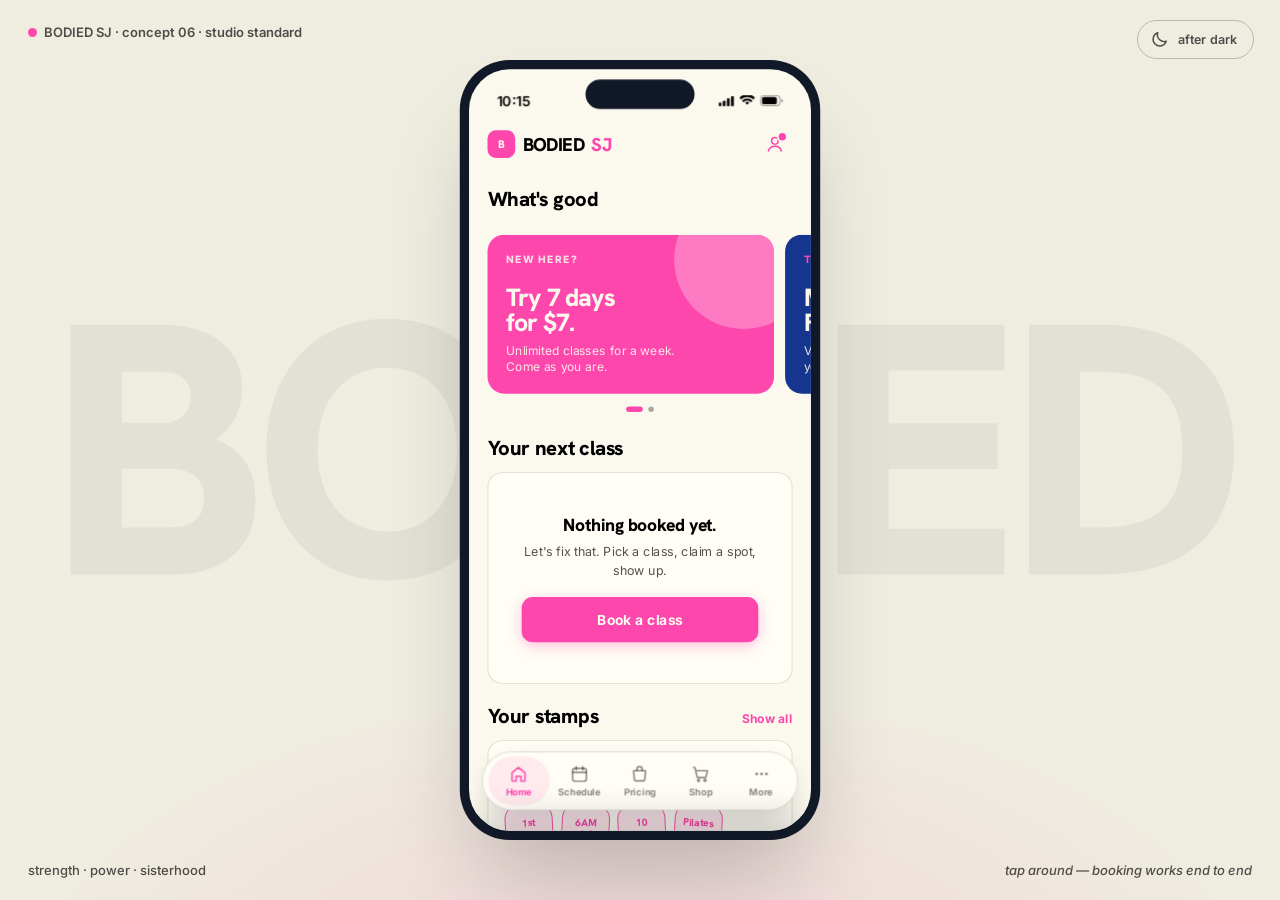
<file: concept-06.html>
<!DOCTYPE html>
<html lang="en">
<head>
<meta charset="UTF-8">
<meta name="viewport" content="width=device-width, initial-scale=1.0, viewport-fit=cover">
<title>BODIED SJ · Concept 06 · Studio Standard</title>
<link rel="preconnect" href="https://fonts.googleapis.com">
<link rel="preconnect" href="https://fonts.gstatic.com" crossorigin>
<link href="https://fonts.googleapis.com/css2?family=Hanken+Grotesk:wght@400;500;600;700;800&family=Inter:wght@400;500;600;700&display=swap" rel="stylesheet">
<style>
/* ============================================================
   BODIED SJ · Concept 06 · "Studio Standard"
   Structure mirrors a mainstream boutique-fitness booking app
   (bottom tab bar, day-strip schedule, inline reserve rows,
   tabbed pricing, product grid). Skin is BODIED SJ: cream paper,
   royal-blue ink, hot pink doing the highlighting.
   All content real, from bodiedsj.com. See PRODUCT.md.
   ============================================================ */
:root{
  /* ---- FIXED tokens: never flip. These are foregrounds sitting on
         saturated brand fills, so they must stay legible in both themes. ---- */
  --cream:#FBF9EE;        /* text on pink / royal / salmon fills */
  --on-bright:#101010;    /* text on chartreuse / teal fills */
  --pink:#FD47AC;
  --pink-deep:#E33F9A;
  --chartreuse:#E3F223;
  --teal:#16D5CC;
  --salmon:#DB998B;

  /* ---- THEMED tokens: light ("daylight") ---- */
  --bg:#FBF9EE;           /* the cream paper */
  --dim:#F3F0E1;          /* recessed wells / section headers */
  --card:#FFFDF5;
  --text:#000000;         /* body + heading type */
  --text-70:rgba(0,0,0,0.68);
  --text-50:rgba(0,0,0,0.50);
  --text-32:rgba(0,0,0,0.32);
  --line:rgba(0,0,0,0.13);
  --line-2:rgba(0,0,0,0.22);
  --royal:#15358E;        /* royal blue survives as the secondary-action fill */
  --pink-wash:rgba(253,71,172,0.10);
  --scrim-c:rgba(0,0,0,0.42);
  --shade:rgba(0,0,0,0.22);
  --stage-bg:#efece0;
  --stage-word:rgba(0,0,0,0.05);
  --frame:#111827;

  --head:'Hanken Grotesk','Inter',sans-serif;
  --body:'Inter','Hanken Grotesk',sans-serif;
  --ease:cubic-bezier(0.16,1,0.3,1);
}

/* ---- THEMED tokens: dark ("after dark") ---- */
[data-theme="dark"]{
  --bg:#0B0B0D;
  --dim:#18181C;
  --card:#141417;
  --text:#FFFFFF;
  --text-70:rgba(255,255,255,0.72);
  --text-50:rgba(255,255,255,0.52);
  --text-32:rgba(255,255,255,0.34);
  --line:rgba(255,255,255,0.14);
  --line-2:rgba(255,255,255,0.26);
  --royal:#3D63D9;        /* lifted so it still reads as a button on near-black */
  --pink-wash:rgba(253,71,172,0.17);
  --scrim-c:rgba(0,0,0,0.66);
  --shade:rgba(0,0,0,0.62);
  --stage-bg:#08080A;
  --stage-word:rgba(255,255,255,0.045);
  --frame:#26262C;        /* bezel must stay lighter than the stage or the phone vanishes */
}
html{background:var(--stage-bg); transition:background .25s var(--ease)}
*{margin:0;padding:0;box-sizing:border-box;-webkit-tap-highlight-color:transparent}
html,body{height:100%}
body{background:var(--stage-bg); font-family:var(--body); color:var(--text); overflow:hidden}
button{font:inherit;color:inherit;background:none;border:none;cursor:pointer}

/* ============ STAGE (desktop only) ============ */
.stage{
  position:fixed; inset:0; display:flex; align-items:center; justify-content:center;
  background:radial-gradient(ellipse 75% 55% at 50% 112%, rgba(253,71,172,0.14), transparent 65%), var(--stage-bg);
}
.stage-word{
  position:absolute; left:50%; top:50%; transform:translate(-50%,-50%);
  font-family:var(--head); font-weight:800; letter-spacing:-0.04em;
  font-size:clamp(150px,28vw,420px); color:var(--stage-word);
  user-select:none; pointer-events:none; white-space:nowrap;
}
.stage-note{position:absolute; font-size:13px; font-weight:500; color:var(--text-70)}
.stage-note.tl{top:24px; left:28px; font-weight:600}
.stage-note.bl{bottom:22px; left:28px}
.stage-note.br{bottom:22px; right:28px; font-style:italic}
.stage-note .dot{display:inline-block; width:9px; height:9px; border-radius:50%; background:var(--pink); margin-right:7px}
.stage-toggle{
  position:absolute; top:20px; right:26px; display:flex; align-items:center; gap:9px;
  padding:9px 16px 9px 12px; border-radius:999px;
  border:1px solid var(--line-2); color:var(--text-70);
  font-size:12.5px; font-weight:600; letter-spacing:0.01em;
  transition:all .18s var(--ease);
}
.stage-toggle:hover{border-color:var(--pink); color:var(--pink)}
.stage-toggle svg{display:block}

/* ============ PHONE ============ */
.phone{
  position:relative; width:390px; height:844px; flex:none;
  background:var(--frame); border-radius:54px; padding:10px;
  box-shadow:0 60px 100px -25px var(--shade);
}
.viewport{position:relative; width:100%; height:100%; background:var(--bg); border-radius:44px; overflow:hidden; isolation:isolate}
.notch{position:absolute; top:21px; left:50%; transform:translateX(-50%); width:118px; height:32px; background:var(--frame); border-radius:20px; z-index:90}
.statusbar{
  position:absolute; top:0; left:0; right:0; height:54px; z-index:88;
  display:flex; align-items:center; justify-content:space-between;
  padding:14px 30px 0; font-size:15px; font-weight:600; color:var(--text); pointer-events:none;
}
.home-pill{position:absolute; bottom:8px; left:50%; transform:translateX(-50%); width:130px; height:5px; border-radius:3px; background:var(--text); opacity:0.28; z-index:86}

/* ============ APP SHELL ============ */
.app{position:absolute; inset:0; overflow:hidden}
.screen{
  position:absolute; inset:0; padding:54px 0 112px;
  overflow-y:auto; overflow-x:hidden; scrollbar-width:none;
  opacity:0; transform:translateY(8px); pointer-events:none;
  transition:opacity .22s var(--ease), transform .22s var(--ease);
}
.screen::-webkit-scrollbar{display:none}
.screen.active{opacity:1; transform:none; pointer-events:auto}
.pad{padding-left:20px; padding-right:20px}

/* ============ TYPE ============ */
.title-xl{font-family:var(--head); font-weight:800; font-size:34px; letter-spacing:-0.032em; line-height:1.05}
.title-lg{font-family:var(--head); font-weight:800; font-size:22px; letter-spacing:-0.025em}
.title-md{font-family:var(--head); font-weight:700; font-size:17px; letter-spacing:-0.015em}
.eyebrow{font-size:11px; font-weight:700; letter-spacing:0.13em; text-transform:uppercase; color:var(--pink)}
.meta{font-size:13px; color:var(--text-70); line-height:1.45}
.meta-sm{font-size:12px; color:var(--text-50)}

/* ============ TOP BARS ============ */
.topbar{display:flex; align-items:flex-end; justify-content:space-between; gap:12px; padding:10px 20px 14px}
.topbar .title-xl{padding-bottom:2px}
.iconbtn{
  width:38px; height:38px; border-radius:50%; display:grid; place-items:center;
  color:var(--pink); flex:none; transition:background .16s var(--ease);
}
.iconbtn:active{background:var(--pink-wash)}
.iconbtn.has-dot{position:relative}
.iconbtn.has-dot::after{
  content:''; position:absolute; top:5px; right:5px; width:8px; height:8px;
  border-radius:50%; background:var(--pink); border:2px solid var(--bg);
}
.studio-pick{display:flex; align-items:center; gap:7px}
.studio-pick svg{color:var(--pink)}

/* home header */
.brandbar{display:flex; align-items:center; justify-content:space-between; padding:8px 20px 6px}
.wordmark{font-family:var(--head); font-weight:800; font-size:20px; letter-spacing:-0.03em; display:flex; align-items:center; gap:8px}
.wordmark .mark{
  width:30px; height:30px; border-radius:9px; background:var(--pink); color:var(--cream);
  display:grid; place-items:center; font-size:12px; font-weight:800; letter-spacing:0.02em;
}
.wordmark .sj{color:var(--pink)}

/* ============ SEGMENTED CONTROL ============ */
.segwrap{padding:0 20px 14px}
.seg{
  display:flex; background:var(--dim); border-radius:999px; padding:4px;
  border:1px solid var(--line);
}
.seg button{
  flex:1; padding:9px 4px; border-radius:999px; font-size:13px; font-weight:600;
  color:var(--text-70); transition:all .18s var(--ease); white-space:nowrap;
}
.seg button.on{background:var(--pink); color:var(--cream); box-shadow:0 2px 8px rgba(253,71,172,0.35)}

/* ============ DAY STRIP ============ */
.daystrip{display:flex; padding:0 12px 16px; gap:2px}
.day{
  flex:1; display:flex; flex-direction:column; align-items:center; gap:7px; padding:2px 0;
}
.day .dow{font-size:12px; font-weight:600; color:var(--text-50)}
.day .num{
  width:34px; height:34px; border-radius:50%; display:grid; place-items:center;
  font-size:16px; font-weight:600; color:var(--text); transition:all .18s var(--ease);
}
.day.past .dow, .day.past .num{color:var(--text-32)}
.day.on .num{background:var(--pink); color:var(--cream); font-weight:700; box-shadow:0 3px 10px rgba(253,71,172,0.4)}
.day.on .dow{color:var(--pink); font-weight:700}
.day .rest-dot{width:4px; height:4px; border-radius:50%; background:var(--text-32); margin-top:-3px}

/* ============ SCHEDULE LIST ============ */
.datehead{
  background:var(--dim); padding:11px 20px; font-size:12px; font-weight:700;
  letter-spacing:0.09em; text-transform:uppercase; color:var(--pink);
  border-top:1px solid var(--line); border-bottom:1px solid var(--line);
  position:sticky; top:0; z-index:5;
}
.datehead.plain{color:var(--text-50)}
.crow{
  display:flex; gap:12px; padding:15px 20px; align-items:flex-start;
  border-bottom:1px solid var(--line); background:var(--bg);
  transition:background .16s var(--ease);
}
.crow:active{background:var(--pink-wash)}
.crow.booked{background:linear-gradient(90deg, var(--pink-wash), transparent 60%)}
.crow.booked::before{content:''; position:absolute; left:0; top:0; bottom:0; width:3px; background:var(--pink)}
.crow{position:relative}
.crow .left{width:66px; flex:none; display:flex; flex-direction:column; align-items:flex-start; gap:8px}
.crow .time{font-size:16px; font-weight:700; letter-spacing:-0.02em; line-height:1.1}
.av{
  width:32px; height:32px; border-radius:50%; display:grid; place-items:center;
  font-size:12px; font-weight:800; font-family:var(--head); letter-spacing:-0.01em;
  border:1.5px solid var(--line);
}
.crow .mid{flex:1; min-width:0}
.crow .cname{font-family:var(--head); font-size:16px; font-weight:700; letter-spacing:-0.02em; line-height:1.2; margin-bottom:3px}
.crow .sub{font-size:12.5px; color:var(--text-70); line-height:1.5}
.spots{font-size:11px; font-weight:800; letter-spacing:0.07em; text-transform:uppercase; color:var(--pink); margin-top:4px}
.spots.full{color:var(--text-50)}
.pill{
  flex:none; align-self:center; padding:9px 15px; border-radius:999px; font-size:13px; font-weight:700;
  border:1.5px solid var(--pink); color:var(--pink); background:transparent;
  transition:all .16s var(--ease); white-space:nowrap;
}
.pill:active{background:var(--pink); color:var(--cream)}
.pill.wait{border-color:var(--line-2); color:var(--text-70)}
.pill.wait:active{background:var(--royal); color:var(--cream); border-color:var(--royal)}
.pill.done{background:var(--pink); border-color:var(--pink); color:var(--cream)}
.pill.done:active{background:var(--pink-deep)}
.pill.queued{background:var(--royal); border-color:var(--royal); color:var(--cream)}

/* rest day + empty */
.restday{padding:34px 24px 40px; text-align:center}
.restday .glyph{
  width:62px; height:62px; margin:0 auto 14px; border-radius:50%;
  background:var(--pink-wash); display:grid; place-items:center; color:var(--pink);
}
.restday h3{font-family:var(--head); font-size:19px; font-weight:800; letter-spacing:-0.02em; margin-bottom:6px}
.restday p{font-size:13.5px; color:var(--text-70); line-height:1.5; max-width:250px; margin:0 auto}

/* ============ CARDS ============ */
.section{padding:20px 20px 0}
.sechead{display:flex; align-items:baseline; justify-content:space-between; margin-bottom:12px}
.showall{font-size:13px; font-weight:700; color:var(--pink)}
.card{
  background:var(--card); border:1px solid var(--line); border-radius:16px; padding:18px;
}
.card.hi{border-color:var(--pink); box-shadow:0 4px 18px rgba(253,71,172,0.13)}

/* carousel */
.carousel{display:flex; gap:12px; overflow-x:auto; scroll-snap-type:x mandatory; padding:0 20px 12px; scrollbar-width:none}
.carousel::-webkit-scrollbar{display:none}
.promo{
  flex:none; width:310px; height:172px; border-radius:18px; scroll-snap-align:center;
  padding:20px; display:flex; flex-direction:column; justify-content:space-between;
  position:relative; overflow:hidden;
}
.promo .kicker{font-size:11px; font-weight:800; letter-spacing:0.14em; text-transform:uppercase; opacity:0.85}
.promo h3{font-family:var(--head); font-size:27px; font-weight:800; letter-spacing:-0.035em; line-height:1.02}
.promo p{font-size:13px; line-height:1.4; opacity:0.9; max-width:215px}
.promo .blob{position:absolute; border-radius:50%; opacity:0.28}
.promo-a{background:var(--pink); color:var(--cream)}
.promo-b{background:var(--royal); color:var(--cream)}
.promo-c{background:var(--chartreuse); color:var(--on-bright)}
.dots{display:flex; gap:6px; justify-content:center; padding:2px 0 4px}
.dots i{width:6px; height:6px; border-radius:50%; background:var(--text-32); transition:all .2s var(--ease)}
.dots i.on{background:var(--pink); width:18px; border-radius:3px}

/* empty state */
.empty{text-align:center; padding:26px 18px}
.empty h3{font-family:var(--head); font-size:19px; font-weight:800; letter-spacing:-0.022em; margin-bottom:6px}
.empty p{font-size:13.5px; color:var(--text-70); line-height:1.5; margin-bottom:18px}
.btn{
  display:block; width:100%; padding:15px; border-radius:12px; background:var(--pink); color:var(--cream);
  font-size:15px; font-weight:700; text-align:center; transition:all .16s var(--ease);
  box-shadow:0 4px 14px rgba(253,71,172,0.32);
}
.btn:active{background:var(--pink-deep); transform:translateY(1px); box-shadow:0 2px 8px rgba(253,71,172,0.3)}
.btn.ghost{background:transparent; color:var(--pink); border:1.5px solid var(--pink); box-shadow:none}
.btn.ghost:active{background:var(--pink-wash)}
.btn.ink{background:var(--royal); box-shadow:0 4px 14px var(--shade)}

/* reservation card */
.rescard{position:relative; overflow:hidden}
.rescard .stripe{position:absolute; left:0; top:0; bottom:0; width:5px; background:var(--pink)}
.rescard .row{display:flex; gap:13px; align-items:flex-start; padding-left:8px}
.rescard .when{font-size:12px; font-weight:800; letter-spacing:0.08em; text-transform:uppercase; color:var(--pink); margin-bottom:5px}
.rescard h3{font-family:var(--head); font-size:20px; font-weight:800; letter-spacing:-0.025em; line-height:1.15; margin-bottom:4px}
.rescard .acts{display:flex; gap:9px; margin-top:15px; padding-left:8px}
.rescard .acts button{
  flex:1; padding:11px; border-radius:10px; font-size:13px; font-weight:700;
  border:1.5px solid var(--line-2); color:var(--text);
}
.rescard .acts button.p{background:var(--pink); border-color:var(--pink); color:var(--cream)}

/* stamps */
.stamps{display:flex; gap:9px; flex-wrap:wrap}
.stamp{
  width:52px; height:52px; border-radius:14px; display:grid; place-items:center;
  font-family:var(--head); font-size:11px; font-weight:800; text-align:center; line-height:1.05;
  border:1.5px dashed var(--line-2); color:var(--text-32);
}
.stamp.got{border-style:solid; border-color:var(--pink); background:var(--pink-wash); color:var(--pink); transform:rotate(-3deg)}
.stamp.got:nth-child(even){transform:rotate(3deg)}
.progline{display:flex; align-items:baseline; gap:8px; margin-bottom:12px}
.progline b{font-family:var(--head); font-size:30px; font-weight:800; letter-spacing:-0.03em; color:var(--pink)}
.progline span{font-size:13px; color:var(--text-70)}

/* ============ PRICING ============ */
.utabs{display:flex; gap:22px; padding:0 20px; border-bottom:1px solid var(--line); overflow-x:auto; scrollbar-width:none}
.utabs::-webkit-scrollbar{display:none}
.utabs button{
  padding:0 0 11px; font-size:15px; font-weight:600; color:var(--text-50);
  border-bottom:2.5px solid transparent; margin-bottom:-1px; white-space:nowrap;
}
.utabs button.on{color:var(--pink); font-weight:700; border-color:var(--pink)}
.plan{
  border:1px solid var(--line); border-radius:16px; padding:18px; margin-bottom:14px;
  background:var(--card); position:relative;
}
.plan.feature{border-color:var(--pink); background:linear-gradient(180deg, var(--pink-wash), var(--card) 55%)}
.plan .tag{
  position:absolute; top:-9px; left:16px; background:var(--pink); color:var(--cream);
  font-size:10px; font-weight:800; letter-spacing:0.1em; text-transform:uppercase;
  padding:4px 9px; border-radius:999px;
}
.plan .picon{width:26px; height:26px; color:var(--pink); margin-bottom:12px}
.plan h3{font-family:var(--head); font-size:18px; font-weight:700; letter-spacing:-0.02em; margin-bottom:12px; line-height:1.25}
.priceline{display:flex; align-items:center; gap:10px; margin-bottom:14px}
.priceline .circ{
  width:26px; height:26px; border-radius:50%; border:1.5px solid var(--pink); color:var(--pink);
  display:grid; place-items:center; font-size:13px; font-weight:700; flex:none;
}
.priceline b{font-family:var(--head); font-size:23px; font-weight:800; letter-spacing:-0.03em}
.priceline span{font-size:14px; color:var(--text-50)}
.plan .details{font-size:14px; font-weight:700; color:var(--pink)}
.policy{font-size:12px; line-height:1.55; color:var(--text-50); padding:6px 4px 0}

/* ============ SHOP ============ */
.shop-empty{padding:56px 26px 20px; text-align:center}
.shop-empty .glyph{
  width:88px; height:88px; margin:0 auto 20px; border-radius:26px;
  background:var(--pink-wash); border:1.5px dashed var(--pink); color:var(--pink);
  display:grid; place-items:center; transform:rotate(-4deg);
}
.shop-empty h2{font-family:var(--head); font-size:25px; font-weight:800; letter-spacing:-0.03em; line-height:1.12; margin-bottom:10px}
.shop-empty p{font-size:14px; color:var(--text-70); line-height:1.55; margin-bottom:22px}
.ghostgrid{display:grid; grid-template-columns:1fr 1fr; gap:12px; padding:26px 20px 0}
.ghostcard{border:1px dashed var(--line-2); border-radius:14px; padding:14px; text-align:left}
.ghostcard .sq{height:78px; border-radius:10px; background:var(--dim); margin-bottom:10px}
.ghostcard .l1{height:9px; width:72%; border-radius:4px; background:var(--dim); margin-bottom:6px}
.ghostcard .l2{height:9px; width:42%; border-radius:4px; background:var(--dim)}

/* ============ LIST (More) ============ */
.list{background:var(--card); border:1px solid var(--line); border-radius:16px; overflow:hidden}
.li{
  display:flex; align-items:center; gap:13px; padding:15px 16px; width:100%; text-align:left;
  border-bottom:1px solid var(--line); transition:background .16s var(--ease);
}
.li:last-child{border-bottom:none}
.li:active{background:var(--pink-wash)}
.li .ic{width:34px; height:34px; border-radius:10px; background:var(--pink-wash); color:var(--pink); display:grid; place-items:center; flex:none}
.li .lb{flex:1; font-size:15px; font-weight:600}
.li .rt{font-size:13px; color:var(--text-50)}
.li .chev{color:var(--text-32)}
.profilecard{
  display:flex; align-items:center; gap:14px; padding:18px; border-radius:16px;
  background:var(--royal); color:var(--cream); margin-bottom:18px; position:relative; overflow:hidden;
}
.profilecard .blob{position:absolute; right:-30px; top:-30px; width:130px; height:130px; border-radius:50%; background:var(--pink); opacity:0.5}
.profilecard .av-lg{
  width:52px; height:52px; border-radius:50%; background:var(--pink); color:var(--cream);
  display:grid; place-items:center; font-family:var(--head); font-size:19px; font-weight:800; flex:none; z-index:1;
}
.profilecard .who{z-index:1}
.profilecard h3{font-family:var(--head); font-size:19px; font-weight:800; letter-spacing:-0.02em}
.profilecard p{font-size:12.5px; opacity:0.8; margin-top:2px}

/* ============ TAB BAR ============ */
.tabbar{
  position:absolute; left:14px; right:14px; bottom:22px; height:64px; z-index:70;
  background:var(--card); border:1px solid var(--line); border-radius:999px;
  display:flex; align-items:center; padding:0 6px;
  box-shadow:0 10px 30px -8px var(--shade);
}
.tab{
  flex:1; height:52px; border-radius:999px; display:flex; flex-direction:column;
  align-items:center; justify-content:center; gap:3px; color:var(--text-50);
  transition:all .18s var(--ease);
}
.tab span{font-size:10px; font-weight:600; letter-spacing:0.01em}
.tab.on{color:var(--pink); background:var(--pink-wash)}
.tab.on span{font-weight:700}

/* ============ OVERLAYS ============ */
.scrim{
  position:absolute; inset:0; background:var(--scrim-c); z-index:100;
  opacity:0; pointer-events:none; transition:opacity .24s var(--ease); backdrop-filter:blur(2px);
}
.scrim.on{opacity:1; pointer-events:auto}
.sheet{
  position:absolute; left:0; right:0; bottom:0; z-index:101; max-height:82%;
  background:var(--bg); border-radius:24px 24px 0 0; padding:10px 20px 26px;
  transform:translateY(101%); transition:transform .3s var(--ease);
  overflow-y:auto; scrollbar-width:none; box-shadow:0 -12px 40px var(--shade);
}
.sheet::-webkit-scrollbar{display:none}
.sheet.on{transform:none}
.grab{width:38px; height:4px; border-radius:2px; background:var(--line-2); margin:0 auto 16px}
.sheet h2{font-family:var(--head); font-size:21px; font-weight:800; letter-spacing:-0.025em; margin-bottom:4px}

/* full-screen sheets */
.fs{
  position:absolute; inset:0; z-index:96; background:var(--bg);
  transform:translateX(100%); transition:transform .3s var(--ease);
  overflow-y:auto; scrollbar-width:none; display:flex; flex-direction:column;
}
.fs::-webkit-scrollbar{display:none}
.fs.on{transform:none}
.fs-nav{
  display:flex; align-items:center; gap:12px; padding:60px 18px 12px; flex:none;
}
.fs-nav button{width:36px; height:36px; border-radius:50%; display:grid; place-items:center; background:var(--dim); color:var(--text)}
.fs-body{flex:1; overflow-y:auto; scrollbar-width:none; padding-bottom:20px}
.fs-body::-webkit-scrollbar{display:none}
.fs-foot{flex:none; padding:14px 20px 30px; border-top:1px solid var(--line); background:var(--bg)}

/* class detail hero */
.hero{
  margin:0 18px 18px; border-radius:20px; padding:22px; color:var(--cream);
  position:relative; overflow:hidden; min-height:158px;
  display:flex; flex-direction:column; justify-content:flex-end;
}
.hero .blob{position:absolute; border-radius:50%; opacity:0.3}
.hero .kick{font-size:11px; font-weight:800; letter-spacing:0.14em; text-transform:uppercase; opacity:0.9; margin-bottom:7px}
.hero h1{font-family:var(--head); font-size:33px; font-weight:800; letter-spacing:-0.038em; line-height:1.0}
.factrow{display:flex; border:1px solid var(--line); border-radius:14px; margin:0 18px 18px; overflow:hidden; background:var(--card)}
.fact{flex:1; padding:13px 10px; text-align:center; border-right:1px solid var(--line)}
.fact:last-child{border-right:none}
.fact .k{font-size:10px; font-weight:700; letter-spacing:0.1em; text-transform:uppercase; color:var(--text-50); margin-bottom:4px}
.fact .v{font-family:var(--head); font-size:15px; font-weight:800; letter-spacing:-0.02em}
.fact .v.pink{color:var(--pink)}
.blk{padding:0 20px 18px}
.blk h3{font-size:12px; font-weight:800; letter-spacing:0.1em; text-transform:uppercase; color:var(--pink); margin-bottom:8px}
.blk p{font-size:14.5px; line-height:1.6; color:var(--text-70)}
.chips{display:flex; gap:7px; flex-wrap:wrap}
.chip{
  padding:7px 12px; border-radius:999px; border:1px solid var(--line-2);
  font-size:12.5px; font-weight:600; color:var(--text-70);
}
.chip.on{background:var(--pink); border-color:var(--pink); color:var(--cream)}
.coachline{display:flex; align-items:center; gap:12px; padding:14px; border:1px solid var(--line); border-radius:14px; background:var(--card)}
.coachline .av{width:42px; height:42px; font-size:15px}
.coachline h4{font-family:var(--head); font-size:16px; font-weight:800; letter-spacing:-0.02em}

/* confirm rows */
.confrow{display:flex; justify-content:space-between; gap:14px; padding:13px 0; border-bottom:1px solid var(--line); font-size:14px}
.confrow:last-of-type{border-bottom:none}
.confrow .k{color:var(--text-50)}
.confrow .v{font-weight:700; text-align:right}
.paysel{
  display:flex; align-items:center; gap:12px; padding:15px; border:1.5px solid var(--pink);
  border-radius:14px; background:var(--pink-wash); margin:14px 0 18px;
}
.paysel .rad{width:20px; height:20px; border-radius:50%; border:2px solid var(--pink); display:grid; place-items:center; flex:none}
.paysel .rad i{width:10px; height:10px; border-radius:50%; background:var(--pink)}

/* confirmed */
.done-wrap{
  position:absolute; inset:0; z-index:105; background:var(--bg);
  opacity:0; pointer-events:none; transition:opacity .26s var(--ease);
  display:flex; flex-direction:column; align-items:center; justify-content:center;
  padding:40px 28px; text-align:center;
}
.done-wrap.on{opacity:1; pointer-events:auto}
.bigstamp{
  width:118px; height:118px; border-radius:50%; background:var(--pink); color:var(--cream);
  display:grid; place-items:center; margin-bottom:26px; box-shadow:0 12px 34px rgba(253,71,172,0.4);
  transform:scale(0.3) rotate(-22deg); opacity:0;
}
.done-wrap.on .bigstamp{animation:stampin .46s var(--ease) .06s forwards}
@keyframes stampin{to{transform:scale(1) rotate(-6deg); opacity:1}}
.bigstamp.ink{background:var(--royal); box-shadow:0 12px 34px var(--shade)}
.done-wrap h1{font-family:var(--head); font-size:31px; font-weight:800; letter-spacing:-0.035em; line-height:1.06; margin-bottom:10px}
.done-wrap .sub{font-size:14.5px; color:var(--text-70); line-height:1.55; margin-bottom:24px}
.ticket{
  width:100%; background:var(--card); border:1px solid var(--line); border-radius:16px;
  padding:18px; text-align:left; margin-bottom:22px; position:relative;
}
.ticket::before, .ticket::after{
  content:''; position:absolute; width:18px; height:18px; border-radius:50%;
  background:var(--bg); border:1px solid var(--line); top:50%; margin-top:-9px;
}
.ticket::before{left:-10px; border-right-color:transparent}
.ticket::after{right:-10px; border-left-color:transparent}
.done-acts{width:100%; display:flex; flex-direction:column; gap:10px}

/* misc */
.infoblock{padding:16px; border:1px solid var(--line); border-radius:14px; background:var(--card); margin-bottom:12px}
.infoblock .k{font-size:11px; font-weight:700; letter-spacing:0.1em; text-transform:uppercase; color:var(--text-50); margin-bottom:5px}
.infoblock .v{font-size:15px; font-weight:600; line-height:1.45}
.toast{
  position:absolute; left:50%; bottom:100px; transform:translate(-50%,14px); z-index:110;
  background:var(--royal); color:var(--cream); padding:12px 18px; border-radius:999px;
  font-size:13px; font-weight:600; opacity:0; pointer-events:none;
  transition:all .24s var(--ease); white-space:nowrap; max-width:88%;
}
.toast.on{opacity:1; transform:translate(-50%,0)}

/* ============ SMALL SCREEN = the real app ============ */
@media (max-width:560px){
  .stage{display:block; background:var(--bg)}
  .stage-word, .stage-note{display:none}
  .phone{width:100%; height:100%; border-radius:0; padding:0; box-shadow:none; transform:none !important}
  .viewport{border-radius:0}
  .notch, .home-pill{display:none}
  .statusbar{display:none}
  .screen{padding-top:max(18px, env(safe-area-inset-top))}
  .fs-nav{padding-top:max(20px, env(safe-area-inset-top))}
}
@media (prefers-reduced-motion:reduce){
  *{animation-duration:.01ms !important; transition-duration:.01ms !important}
}
</style>
</head>
<body>
<div class="stage">
  <div class="stage-word" aria-hidden="true">BODIED</div>
  <div class="stage-note tl"><span class="dot"></span>BODIED SJ · concept 06 · studio standard</div>
  <div class="stage-note bl">strength · power · sisterhood</div>
  <div class="stage-note br">tap around — booking works end to end</div>
  <button class="stage-toggle" id="stage-toggle" aria-label="Toggle appearance">
    <span id="stage-toggle-icon"></span>
    <span id="stage-toggle-label">after dark</span>
  </button>

  <div class="phone" id="phone">
    <div class="notch"></div>
    <div class="viewport">
      <div class="statusbar">
        <span id="clock">9:41</span>
        <span style="display:flex;gap:6px;align-items:center">
          <svg width="17" height="11" viewBox="0 0 17 11" fill="currentColor"><rect x="0" y="7" width="3" height="4" rx="1"/><rect x="4.5" y="5" width="3" height="6" rx="1"/><rect x="9" y="2.5" width="3" height="8.5" rx="1"/><rect x="13.5" y="0" width="3" height="11" rx="1"/></svg>
          <svg width="16" height="12" viewBox="0 0 16 12" fill="currentColor"><path d="M8 10.5 5.8 8.2a3.1 3.1 0 0 1 4.4 0L8 10.5Zm0-4.6a6 6 0 0 0-4.2 1.7L2.3 6.1a8.1 8.1 0 0 1 11.4 0l-1.5 1.5A6 6 0 0 0 8 5.9Zm0-4a10 10 0 0 0-7 2.9L-.5 2.7a12.1 12.1 0 0 1 17 0L15 4.8a10 10 0 0 0-7-2.9Z"/></svg>
          <svg width="25" height="12" viewBox="0 0 25 12" fill="none"><rect x="0.5" y="0.5" width="21" height="11" rx="3.2" stroke="currentColor" opacity="0.45"/><rect x="2" y="2" width="16" height="8" rx="2" fill="currentColor"/><path d="M23 4v4a2.1 2.1 0 0 0 0-4Z" fill="currentColor" opacity="0.45"/></svg>
        </span>
      </div>

      <div class="app">

        <!-- ========== HOME ========== -->
        <section class="screen active" id="screen-home">
          <div class="brandbar">
            <div class="wordmark"><span class="mark">B</span>BODIED <span class="sj">SJ</span></div>
            <button class="iconbtn has-dot" data-go="more" aria-label="Account">
              <svg width="24" height="24" viewBox="0 0 24 24" fill="none" stroke="currentColor" stroke-width="1.7"><circle cx="12" cy="8.5" r="3.6"/><path d="M4.8 20a7.4 7.4 0 0 1 14.4 0"/></svg>
            </button>
          </div>

          <div class="section" style="padding-bottom:12px">
            <div class="sechead"><h2 class="title-lg">What's good</h2></div>
          </div>
          <div class="carousel" id="carousel">
            <div class="promo promo-a">
              <div class="blob" style="width:150px;height:150px;right:-42px;top:-48px;background:#fff"></div>
              <div class="kicker">New here?</div>
              <div>
                <h3>Try 7 days<br>for $7.</h3>
                <p style="margin-top:7px">Unlimited classes for a week. Come as you are.</p>
              </div>
            </div>
            <div class="promo promo-b">
              <div class="blob" style="width:130px;height:130px;right:-30px;bottom:-46px;background:var(--pink);opacity:.55"></div>
              <div class="kicker" style="color:var(--pink);opacity:1">The signature</div>
              <div>
                <h3>Muscle Mami<br>Full Body HIIT</h3>
                <p style="margin-top:7px">Volume at eleven. Valeria's got you.</p>
              </div>
            </div>
          </div>
          <div class="dots" id="dots"><i class="on"></i><i></i></div>

          <div class="section">
            <div class="sechead"><h2 class="title-lg">Your next class</h2></div>
            <div id="home-next"></div>
          </div>

          <div class="section">
            <div class="sechead">
              <h2 class="title-lg">Your stamps</h2>
              <button class="showall" data-go="stamps">Show all</button>
            </div>
            <div class="card">
              <div class="progline"><b id="stamp-count">12</b><span>classes bodied since March</span></div>
              <div class="stamps" id="home-stamps"></div>
            </div>
          </div>
        </section>

        <!-- ========== SCHEDULE ========== -->
        <section class="screen" id="screen-schedule">
          <div class="topbar">
            <button class="studio-pick" data-sheet="studio">
              <span class="title-xl">Willow Glen</span>
              <svg width="20" height="20" viewBox="0 0 24 24" fill="none" stroke="currentColor" stroke-width="2.4" stroke-linecap="round" stroke-linejoin="round"><path d="m6 9 6 6 6-6"/></svg>
            </button>
            <button class="iconbtn" id="filter-btn" data-sheet="filter" aria-label="Filters">
              <svg width="24" height="24" viewBox="0 0 24 24" fill="none" stroke="currentColor" stroke-width="1.9" stroke-linecap="round"><path d="M3 7h13M19 7h2M3 17h5M11 17h10"/><circle cx="17.5" cy="7" r="2.2"/><circle cx="9.5" cy="17" r="2.2"/></svg>
            </button>
          </div>

          <div class="segwrap">
            <div class="seg" id="seg">
              <button class="on" data-seg="classes">Classes</button>
              <button data-seg="events">Events</button>
            </div>
          </div>

          <div class="daystrip" id="daystrip"></div>
          <div id="sched-list"></div>
        </section>

        <!-- ========== PRICING ========== -->
        <section class="screen" id="screen-pricing">
          <div class="topbar"><h1 class="title-xl">Pricing</h1></div>
          <div class="utabs" id="ptabs">
            <button class="on" data-ptab="memberships">Memberships</button>
            <button data-ptab="unlimited">Unlimited</button>
            <button data-ptab="packages">Packages</button>
            <button data-ptab="private">Private</button>
          </div>
          <div class="pad" style="padding-top:20px" id="plan-list"></div>
          <div class="pad"><p class="policy" id="policy"></p></div>
        </section>

        <!-- ========== SHOP ========== -->
        <section class="screen" id="screen-shop">
          <div class="topbar">
            <h1 class="title-xl">Shop</h1>
            <button class="iconbtn" data-toast="Nothing to search yet — merch is still in the works." aria-label="Search">
              <svg width="23" height="23" viewBox="0 0 24 24" fill="none" stroke="currentColor" stroke-width="1.9" stroke-linecap="round"><circle cx="11" cy="11" r="7"/><path d="m16.5 16.5 4 4"/></svg>
            </button>
          </div>
          <div class="shop-empty">
            <div class="glyph">
              <svg width="40" height="40" viewBox="0 0 24 24" fill="none" stroke="currentColor" stroke-width="1.6" stroke-linecap="round" stroke-linejoin="round"><path d="M4.5 8h15l-1.2 11.2a1.6 1.6 0 0 1-1.6 1.4H7.3a1.6 1.6 0 0 1-1.6-1.4Z"/><path d="M8.7 8V6.2a3.3 3.3 0 0 1 6.6 0V8"/></svg>
            </div>
            <h2>Merch is<br>coming.</h2>
            <p>We're not selling anything online yet. Tanks, grip socks and the good crewnecks are in the works — ask at the front desk in the meantime.</p>
            <button class="btn ghost" data-toast="We'll ping you the second it drops.">Tell me when it drops</button>
          </div>
          <div class="ghostgrid" aria-hidden="true">
            <div class="ghostcard"><div class="sq"></div><div class="l1"></div><div class="l2"></div></div>
            <div class="ghostcard"><div class="sq"></div><div class="l1"></div><div class="l2"></div></div>
            <div class="ghostcard"><div class="sq"></div><div class="l1"></div><div class="l2"></div></div>
            <div class="ghostcard"><div class="sq"></div><div class="l1"></div><div class="l2"></div></div>
          </div>
        </section>

        <!-- ========== MORE ========== -->
        <section class="screen" id="screen-more">
          <div class="topbar"><h1 class="title-xl">More</h1></div>
          <div class="pad">
            <div class="profilecard">
              <div class="blob"></div>
              <div class="av-lg">M</div>
              <div class="who">
                <h3>Hey, mami</h3>
                <p id="plan-line">Unlimited · month to month</p>
              </div>
            </div>

            <div class="list" style="margin-bottom:16px">
              <button class="li" data-fs="reservations">
                <span class="ic"><svg width="19" height="19" viewBox="0 0 24 24" fill="none" stroke="currentColor" stroke-width="1.8" stroke-linecap="round"><rect x="3.5" y="5" width="17" height="16" rx="3"/><path d="M8 3v4M16 3v4M3.5 10h17"/></svg></span>
                <span class="lb">My reservations</span>
                <span class="rt" id="res-count">0</span>
                <span class="chev"><svg width="18" height="18" viewBox="0 0 24 24" fill="none" stroke="currentColor" stroke-width="2.2" stroke-linecap="round"><path d="m9 6 6 6-6 6"/></svg></span>
              </button>
              <button class="li" data-fs="stamps">
                <span class="ic"><svg width="19" height="19" viewBox="0 0 24 24" fill="none" stroke="currentColor" stroke-width="1.8" stroke-linejoin="round"><path d="m12 3.5 2.6 5.3 5.9.85-4.25 4.15 1 5.85L12 16.9l-5.25 2.75 1-5.85L3.5 9.65l5.9-.85Z"/></svg></span>
                <span class="lb">Stamps &amp; milestones</span>
                <span class="chev"><svg width="18" height="18" viewBox="0 0 24 24" fill="none" stroke="currentColor" stroke-width="2.2" stroke-linecap="round"><path d="m9 6 6 6-6 6"/></svg></span>
              </button>
              <button class="li" data-fs="coaches">
                <span class="ic"><svg width="19" height="19" viewBox="0 0 24 24" fill="none" stroke="currentColor" stroke-width="1.8" stroke-linecap="round"><circle cx="9" cy="8.5" r="3.2"/><path d="M2.8 19.5a6.3 6.3 0 0 1 12.4 0"/><path d="M16.5 6.2a3.2 3.2 0 0 1 0 6.1M17.5 14.4a6.3 6.3 0 0 1 3.7 5.1"/></svg></span>
                <span class="lb">Meet the coaches</span>
                <span class="chev"><svg width="18" height="18" viewBox="0 0 24 24" fill="none" stroke="currentColor" stroke-width="2.2" stroke-linecap="round"><path d="m9 6 6 6-6 6"/></svg></span>
              </button>
            </div>

            <div class="list" style="margin-bottom:16px">
              <button class="li" data-sheet="studio">
                <span class="ic"><svg width="19" height="19" viewBox="0 0 24 24" fill="none" stroke="currentColor" stroke-width="1.8" stroke-linecap="round" stroke-linejoin="round"><path d="M12 21s7-5.4 7-11a7 7 0 1 0-14 0c0 5.6 7 11 7 11Z"/><circle cx="12" cy="10" r="2.6"/></svg></span>
                <span class="lb">Studio info</span>
                <span class="rt">Willow Glen</span>
                <span class="chev"><svg width="18" height="18" viewBox="0 0 24 24" fill="none" stroke="currentColor" stroke-width="2.2" stroke-linecap="round"><path d="m9 6 6 6-6 6"/></svg></span>
              </button>
              <button class="li" data-sheet="contact">
                <span class="ic"><svg width="19" height="19" viewBox="0 0 24 24" fill="none" stroke="currentColor" stroke-width="1.8" stroke-linecap="round"><path d="M4.5 6.5a2 2 0 0 1 2-2h2l1.6 4-2 1.4a11.5 11.5 0 0 0 5.9 5.9l1.4-2 4 1.6v2a2 2 0 0 1-2 2A14.5 14.5 0 0 1 4.5 6.5Z"/></svg></span>
                <span class="lb">Call or text the studio</span>
                <span class="chev"><svg width="18" height="18" viewBox="0 0 24 24" fill="none" stroke="currentColor" stroke-width="2.2" stroke-linecap="round"><path d="m9 6 6 6-6 6"/></svg></span>
              </button>
              <button class="li" data-toast="Refer a friend — screen not in this concept.">
                <span class="ic"><svg width="19" height="19" viewBox="0 0 24 24" fill="none" stroke="currentColor" stroke-width="1.8" stroke-linecap="round"><path d="M12 21s-7.5-4.4-7.5-9.4A4.1 4.1 0 0 1 12 8.9a4.1 4.1 0 0 1 7.5 2.7C19.5 16.6 12 21 12 21Z"/></svg></span>
                <span class="lb">Bring a friend</span>
                <span class="chev"><svg width="18" height="18" viewBox="0 0 24 24" fill="none" stroke="currentColor" stroke-width="2.2" stroke-linecap="round"><path d="m9 6 6 6-6 6"/></svg></span>
              </button>
              <button class="li" id="theme-row">
                <span class="ic" id="theme-icon"></span>
                <span class="lb">Appearance</span>
                <span class="rt" id="theme-value">Daylight</span>
                <span class="chev"><svg width="18" height="18" viewBox="0 0 24 24" fill="none" stroke="currentColor" stroke-width="2.2" stroke-linecap="round"><path d="m9 6 6 6-6 6"/></svg></span>
              </button>
            </div>
            <p class="policy">BODIED SJ · 2293 Lincoln Ave, San Jose, CA 95125<br>Concept 06 mockup — bookings live on this device only.</p>
          </div>
        </section>

        <!-- ========== TAB BAR ========== -->
        <nav class="tabbar" aria-label="Main">
          <button class="tab on" data-screen="home">
            <svg width="21" height="21" viewBox="0 0 24 24" fill="none" stroke="currentColor" stroke-width="1.8" stroke-linejoin="round"><path d="M4 10.5 12 4l8 6.5V20a1 1 0 0 1-1 1h-4v-6H9v6H5a1 1 0 0 1-1-1Z"/></svg>
            <span>Home</span>
          </button>
          <button class="tab" data-screen="schedule">
            <svg width="21" height="21" viewBox="0 0 24 24" fill="none" stroke="currentColor" stroke-width="1.8" stroke-linecap="round"><rect x="3.5" y="5" width="17" height="16" rx="3"/><path d="M8 3v4M16 3v4M3.5 10h17"/></svg>
            <span>Schedule</span>
          </button>
          <button class="tab" data-screen="pricing">
            <svg width="21" height="21" viewBox="0 0 24 24" fill="none" stroke="currentColor" stroke-width="1.8" stroke-linecap="round" stroke-linejoin="round"><path d="M4.5 8h15l-1.2 11.2a1.6 1.6 0 0 1-1.6 1.4H7.3a1.6 1.6 0 0 1-1.6-1.4Z"/><path d="M8.7 8V6.2a3.3 3.3 0 0 1 6.6 0V8"/></svg>
            <span>Pricing</span>
          </button>
          <button class="tab" data-screen="shop">
            <svg width="21" height="21" viewBox="0 0 24 24" fill="none" stroke="currentColor" stroke-width="1.8" stroke-linecap="round" stroke-linejoin="round"><path d="M3 4h2.2l2.3 11.2a1.6 1.6 0 0 0 1.6 1.3h8.1a1.6 1.6 0 0 0 1.6-1.3L20.5 8H6"/><circle cx="9.5" cy="20" r="1.3"/><circle cx="17.5" cy="20" r="1.3"/></svg>
            <span>Shop</span>
          </button>
          <button class="tab" data-screen="more">
            <svg width="21" height="21" viewBox="0 0 24 24" fill="currentColor"><circle cx="6" cy="12" r="1.7"/><circle cx="12" cy="12" r="1.7"/><circle cx="18" cy="12" r="1.7"/></svg>
            <span>More</span>
          </button>
        </nav>

        <!-- ========== OVERLAYS ========== -->
        <div class="scrim" id="scrim"></div>
        <div class="sheet" id="sheet"><div class="grab"></div><div id="sheet-body"></div></div>

        <div class="fs" id="fs">
          <div class="fs-nav">
            <button id="fs-back" aria-label="Back">
              <svg width="19" height="19" viewBox="0 0 24 24" fill="none" stroke="currentColor" stroke-width="2.3" stroke-linecap="round"><path d="m15 6-6 6 6 6"/></svg>
            </button>
            <span class="title-md" id="fs-title"></span>
          </div>
          <div class="fs-body" id="fs-body"></div>
          <div class="fs-foot" id="fs-foot" hidden></div>
        </div>

        <div class="done-wrap" id="done"></div>
        <div class="toast" id="toast"></div>
      </div>
    </div>
  </div>
</div>

<script>
/* ============================================================
   CONTENT — real, from bodiedsj.com. Never invent.
   ============================================================ */
const STUDIO = {
  name:'BODIED SJ', hood:'Willow Glen',
  addr:'2293 Lincoln Ave, San Jose, CA 95125',
  phone:'(408) 337-2160', text:'408-539-1264', email:'hello@bodiedsj.com',
  line:'Where women build strength that lasts.',
  welcome:"Come as you are. We'll build strength from there.",
};

/* Bright fills (chartreuse, teal) take dark text; the rest take cream. */
const BRIGHT_HERO = ['#E3F223', '#16D5CC'];

const COACH_COLOR = {
  Valeria:{bg:'#FD47AC', fg:'#FBF9EE'},
  Gabi:{bg:'#15358E', fg:'#FBF9EE'},
  Bri:{bg:'#16D5CC', fg:'#101010'},
  Kimber:{bg:'#E3F223', fg:'#101010'},
};

const COACHES = [
  {name:'Valeria', role:'Head Trainer & Studio Operations Manager',
   bio:'Valeria is here to help you build the foundation for your healthiest self. With a background as a competitive dancer, she’s always found joy in movement, and that passion drives her teaching today.',
   tags:['Core','Glutes','Personal training']},
  {name:'Gabi', role:'Trainer',
   bio:'Gabi is a former D1 athlete who’s always thrived on discipline, teamwork, and a healthy dose of competition. As a basketball player, strength and conditioning were fundamental to her performance on the court.',
   tags:['Strength','Weightlifting','Hype']},
  {name:'Bri', full:'Brianna (Bri)', role:'Coach',
   bio:'With experience training both adult and youth athletes, she specializes in functional movement, strength training, and helping members build confidence through effective and engaging workouts.',
   tags:['Functional','Youth','Form']},
  {name:'Kimber', role:'NASM Certified Personal Trainer & Group Fitness Instructor',
   bio:'After becoming a mom, she found her passion in fitness, and now she thrives on providing a safe space for other women to fall in love with fitness and what their bodies are capable of.',
   tags:['Confidence','Pilates','Moms']},
];

const CLASSES = {
  'full-body-hiit':{name:'Full Body HIIT', hero:'#15358E',
    desc:'Perfect for those looking for a comprehensive workout that combines cardio and strength training.',
    tags:['Bring water','Towel','All levels'], effort:'High'},
  'booty-abs':{name:'Booty & Abs', hero:'#FD47AC',
    desc:'One of our signature classes that focuses on sculpting and toning your core and lower body.',
    tags:['Mat provided','Bring water','All levels'], effort:'Moderate'},
  'arms-abs':{name:'Arms & Abs', hero:'#DB998B',
    desc:'Get ready to sculpt and strengthen your upper body! This high-intensity workout focuses on toning and tightening your arms, shoulders, and core.',
    tags:['Dumbbells provided','Bring water'], effort:'Moderate'},
  'pilates-sculpt':{name:'Pilates Sculpt', hero:'#16D5CC',
    desc:'Slow burn, deep core, shaky legs. In the best way.',
    tags:['Grip socks','Mat provided','Low impact'], effort:'Low'},
  'mommy-me':{name:'Mommy & Me', hero:'#16D5CC',
    desc:'A fun, dynamic class where moms and kids move together! Strengthen your body while bonding through playful, effective exercises.',
    tags:['Kids welcome','Stroller friendly'], effort:'Low'},
  'muscle-mami':{name:'Muscle Mami Full Body HIIT', hero:'#FD47AC',
    desc:'The signature. Full body HIIT with the volume at eleven.',
    tags:['Bring water','Towel','Brave face'], effort:'High'},
};

/* weekday (0 = Sun) → sessions. Sunday is rest day. */
const WEEK = {
  0:'rest',
  1:[{id:'full-body-hiit',h:6,m:0,coach:'Gabi',dur:60},
     {id:'booty-abs',h:17,m:45,coach:'Valeria',dur:45},
     {id:'pilates-sculpt',h:19,m:0,coach:'Kimber',dur:50}],
  2:[{id:'booty-abs',h:6,m:0,coach:'Valeria',dur:45},
     {id:'pilates-sculpt',h:9,m:30,coach:'Kimber',dur:50},
     {id:'muscle-mami',h:17,m:45,coach:'Valeria',dur:60},
     {id:'full-body-hiit',h:19,m:0,coach:'Gabi',dur:60}],
  3:[{id:'arms-abs',h:6,m:0,coach:'Bri',dur:45},
     {id:'mommy-me',h:12,m:0,coach:'Kimber',dur:40},
     {id:'full-body-hiit',h:17,m:45,coach:'Gabi',dur:60},
     {id:'booty-abs',h:19,m:0,coach:'Valeria',dur:45}],
  4:[{id:'booty-abs',h:6,m:0,coach:'Valeria',dur:45},
     {id:'pilates-sculpt',h:9,m:30,coach:'Kimber',dur:50},
     {id:'mommy-me',h:12,m:0,coach:'Kimber',dur:40},
     {id:'arms-abs',h:16,m:30,coach:'Bri',dur:45},
     {id:'muscle-mami',h:17,m:45,coach:'Valeria',dur:60},
     {id:'full-body-hiit',h:19,m:0,coach:'Gabi',dur:60}],
  5:[{id:'full-body-hiit',h:6,m:0,coach:'Gabi',dur:60},
     {id:'booty-abs',h:9,m:30,coach:'Valeria',dur:45},
     {id:'pilates-sculpt',h:12,m:0,coach:'Kimber',dur:50},
     {id:'arms-abs',h:17,m:45,coach:'Bri',dur:45},
     {id:'muscle-mami',h:19,m:0,coach:'Valeria',dur:60}],
  6:[{id:'muscle-mami',h:8,m:0,coach:'Valeria',dur:60},
     {id:'mommy-me',h:9,m:30,coach:'Kimber',dur:40},
     {id:'full-body-hiit',h:11,m:0,coach:'Gabi',dur:60}],
};

/* Live pricing from bodiedsj.com/pricing (verified 2026-07-21) */
const PLANS = {
  memberships:[
    {name:'Try 7 days for $7', price:'$7', per:'one time', feature:'Start here',
     incl:['Unlimited classes for 7 days','Every class on the schedule','No commitment after']},
    {name:'Consistency Tier: 8 Classes/Month', price:'$150', per:'/ every month',
     incl:['8 classes each month','Book up to 7 days ahead','Cancel free up to 12h before']},
    {name:'Flex Tier: 4 Classes/Month', price:'$102', per:'/ every month',
     incl:['4 classes each month','Book up to 7 days ahead','Cancel free up to 12h before']},
  ],
  unlimited:[
    {name:'Unlimited: Month-to-Month', price:'$215', per:'/ every month',
     incl:['Every class, every week','No commitment','Cancel by email any time']},
    {name:'Unlimited: 6-Month Commitment', price:'$199', per:'/ every month', feature:'Most popular',
     incl:['Every class, every week','6-month term','Commit a little, save a little']},
    {name:'Unlimited: 12-Month Commitment', price:'$184', per:'/ every month',
     incl:['Every class, every week','12-month term','Best value all year']},
  ],
  packages:[
    {name:'1 Drop-in Class', price:'$28', per:'per class',
     incl:['One class, any time','No membership needed']},
    {name:'20-Class Pack', price:'$479', per:'upfront',
     incl:['20 classes','6-month expiry','Share nothing, it is yours']},
  ],
  private:[
    {name:'Semi-Private Group Training', price:'$50', per:'per session',
     incl:['Small group coaching','Programmed for your goals','Book at the front desk']},
  ],
};
const POLICY = 'All sales are final. Cancellations/pauses for recurring monthly memberships can be done by emailing us at hello@bodiedsj.com';

const CAPACITY = 12;
const MY_PLAN = 'Unlimited · month to month';

/* ============================================================
   STATE + HELPERS
   ============================================================ */
const $ = s => document.querySelector(s);
const $$ = s => [...document.querySelectorAll(s)];
const esc = s => String(s).replace(/[&<>"']/g, c => ({'&':'&amp;','<':'&lt;','>':'&gt;','"':'&quot;',"'":'&#39;'}[c]));

const bookings = {};           /* key → {status:'booked'|'waitlist', spot, pos} */
let seg = 'classes';
let filters = {coach:null, cls:null, time:null};
let pendingInst = null;

const TODAY = new Date();
let selDay = TODAY.getDay();   /* offset from Sunday — open on today */
const WEEK_START = new Date(TODAY); WEEK_START.setDate(TODAY.getDate() - TODAY.getDay()); /* Sunday */
const DOW = ['Sun','Mon','Tue','Wed','Thu','Fri','Sat'];
const DOW_LONG = ['SUNDAY','MONDAY','TUESDAY','WEDNESDAY','THURSDAY','FRIDAY','SATURDAY'];
const MON = ['JAN','FEB','MAR','APR','MAY','JUN','JUL','AUG','SEP','OCT','NOV','DEC'];

const dayAt = i => { const d = new Date(WEEK_START); d.setDate(WEEK_START.getDate()+i); return d; };
const isSameDay = (a,b) => a.toDateString() === b.toDateString();
const iso = d => `${d.getFullYear()}-${String(d.getMonth()+1).padStart(2,'0')}-${String(d.getDate()).padStart(2,'0')}`;

function fmtTime(h,m){
  const ap = h >= 12 ? 'pm' : 'am';
  const hh = h % 12 === 0 ? 12 : h % 12;
  return `${hh}:${String(m).padStart(2,'0')}${ap}`;
}
function fnv(str){ let h = 2166136261; for(let i=0;i<str.length;i++){ h ^= str.charCodeAt(i); h = Math.imul(h, 16777619); } return h >>> 0; }
function spotsFor(key){ return fnv(key) % 9; }   /* 0 = full → waitlist */

function instancesFor(dateIdx){
  const d = dayAt(dateIdx);
  const rows = WEEK[d.getDay()];
  if(rows === 'rest') return 'rest';
  return (rows||[]).map(r => {
    const key = `${iso(d)}|${r.id}|${String(r.h).padStart(2,'0')}:${String(r.m).padStart(2,'0')}`;
    return {...r, key, date:d, dateIdx, left:spotsFor(key)};
  });
}
function passesFilter(inst){
  if(seg !== 'classes') return true;   /* filters are a Classes-only control */
  if(filters.coach && inst.coach !== filters.coach) return false;
  if(filters.cls && inst.id !== filters.cls) return false;
  if(filters.time){
    if(filters.time === 'am' && inst.h >= 12) return false;
    if(filters.time === 'pm' && inst.h < 12) return false;
  }
  return true;
}
const activeFilters = () => Object.values(filters).filter(Boolean).length;

function toast(msg){
  const t = $('#toast'); t.textContent = msg; t.classList.add('on');
  clearTimeout(toast._t); toast._t = setTimeout(()=>t.classList.remove('on'), 2200);
}

/* ============================================================
   NAVIGATION
   ============================================================ */
function goScreen(name){
  $$('.screen').forEach(s => s.classList.remove('active'));
  $('#screen-'+name).classList.add('active');
  $$('.tab').forEach(t => t.classList.toggle('on', t.dataset.screen === name));
  $('#screen-'+name).scrollTop = 0;
}
$$('.tab').forEach(t => t.addEventListener('click', () => goScreen(t.dataset.screen)));

/* ============================================================
   SCHEDULE
   ============================================================ */
function renderDayStrip(){
  $('#daystrip').innerHTML = [0,1,2,3,4,5,6].map(i => {
    const d = dayAt(i);
    const past = d < TODAY && !isSameDay(d, TODAY);
    const rest = WEEK[d.getDay()] === 'rest';
    return `<button class="day${i===selDay?' on':''}${past?' past':''}" data-day="${i}">
      <span class="dow">${DOW[d.getDay()]}</span>
      <span class="num">${d.getDate()}</span>
      ${rest ? '<span class="rest-dot"></span>' : ''}
    </button>`;
  }).join('');
  $$('#daystrip .day').forEach(b => b.addEventListener('click', () => {
    selDay = +b.dataset.day; renderDayStrip(); renderSchedule();
    $('#screen-schedule').scrollTop = 0;
  }));
}

function rowHTML(inst){
  const c = CLASSES[inst.id];
  const cc = COACH_COLOR[inst.coach];
  const bk = bookings[inst.key];
  const full = inst.left === 0;
  let cta;
  if(bk && bk.status === 'booked') cta = `<button class="pill done" data-open="${inst.key}">Reserved</button>`;
  else if(bk) cta = `<button class="pill queued" data-open="${inst.key}">Waitlisted</button>`;
  else if(full) cta = `<button class="pill wait" data-open="${inst.key}">Waitlist</button>`;
  else cta = `<button class="pill" data-open="${inst.key}">Reserve</button>`;

  const spots = full
    ? `<div class="spots full">Class full</div>`
    : (inst.left <= 4 ? `<div class="spots">${inst.left} spot${inst.left===1?'':'s'} left</div>` : '');

  return `<div class="crow${bk && bk.status==='booked' ? ' booked':''}" data-row="${inst.key}">
    <div class="left">
      <div class="time">${fmtTime(inst.h, inst.m)}</div>
      <div class="av" style="background:${cc.bg};color:${cc.fg}">${inst.coach[0]}</div>
    </div>
    <div class="mid" data-open="${inst.key}">
      <div class="cname">${esc(c.name)}</div>
      <div class="sub">${STUDIO.hood}</div>
      <div class="sub">${esc(inst.coach)}</div>
      <div class="sub">${inst.dur} min</div>
      ${spots}
    </div>
    ${cta}
  </div>`;
}

function renderSchedule(){
  const wrap = $('#sched-list');

  if(seg === 'events'){
    wrap.innerHTML = `<div class="restday">
      <div class="glyph"><svg width="28" height="28" viewBox="0 0 24 24" fill="none" stroke="currentColor" stroke-width="1.7" stroke-linecap="round"><path d="M12 3v3M5.6 5.6l2.1 2.1M3 12h3M18 12h3M16.3 7.7l2.1-2.1"/><circle cx="12" cy="15" r="5"/></svg></div>
      <h3>No events on the books</h3>
      <p>Pop-ups, challenges and member socials land here. Follow along for the next one.</p>
    </div>`;
    return;
  }

  let html = '';
  let shown = 0;
  for(let i = selDay; i < 7; i++){
    const d = dayAt(i);
    const list = instancesFor(i);
    const isToday = isSameDay(d, TODAY);
    const label = isToday
      ? `TODAY, ${DOW_LONG[d.getDay()]}, ${MON[d.getMonth()]} ${d.getDate()}`
      : `${DOW_LONG[d.getDay()]}, ${MON[d.getMonth()]} ${d.getDate()}`;
    html += `<div class="datehead${isToday?'':' plain'}">${label}</div>`;

    if(list === 'rest'){
      html += `<div class="restday">
        <div class="glyph"><svg width="28" height="28" viewBox="0 0 24 24" fill="none" stroke="currentColor" stroke-width="1.7" stroke-linecap="round" stroke-linejoin="round"><path d="M20.5 14.2A8.5 8.5 0 0 1 9.8 3.5a8.5 8.5 0 1 0 10.7 10.7Z"/></svg></div>
        <h3>Sunday is rest day</h3>
        <p>Nothing on the schedule. Stretch, eat, sleep in. We'll see you Monday, mami.</p>
      </div>`;
      continue;
    }
    const rows = list.filter(passesFilter);
    if(!rows.length){
      html += `<div class="restday" style="padding:24px">
        <p>Nothing matches your filters this day.</p>
      </div>`;
      continue;
    }
    shown += rows.length;
    html += rows.map(rowHTML).join('');
  }

  if(!shown && seg === 'classes' && activeFilters()){
    html += `<div class="pad" style="padding-top:18px"><button class="btn ghost" id="clear-f">Clear filters</button></div>`;
  }
  wrap.innerHTML = html;

  wrap.querySelectorAll('[data-open]').forEach(el => el.addEventListener('click', e => {
    e.stopPropagation(); openDetail(el.dataset.open);
  }));
  const cf = $('#clear-f');
  if(cf) cf.addEventListener('click', () => { filters = {coach:null,cls:null,time:null}; syncFilterDot(); renderSchedule(); });
}

$$('#seg button').forEach(b => b.addEventListener('click', () => {
  $$('#seg button').forEach(x => x.classList.remove('on'));
  b.classList.add('on'); seg = b.dataset.seg;
  renderDayStrip(); renderSchedule();
}));

function syncFilterDot(){
  $('#filter-btn').classList.toggle('has-dot', activeFilters() > 0);
}

/* ============================================================
   CLASS DETAIL + BOOKING FLOW
   ============================================================ */
function findInst(key){
  for(let i = 0; i < 7; i++){
    const list = instancesFor(i);
    if(list === 'rest') continue;
    const hit = list.find(x => x.key === key);
    if(hit) return hit;
  }
  return null;
}

function whenLabel(inst){
  const d = inst.date;
  const today = isSameDay(d, TODAY);
  const tmr = (()=>{ const t = new Date(TODAY); t.setDate(t.getDate()+1); return isSameDay(d,t); })();
  const day = today ? 'Today' : tmr ? 'Tomorrow' : `${DOW[d.getDay()]} ${MON[d.getMonth()][0]+MON[d.getMonth()].slice(1).toLowerCase()} ${d.getDate()}`;
  return `${day} · ${fmtTime(inst.h, inst.m)}`;
}

function openDetail(key){
  const inst = findInst(key);
  if(!inst) return;
  pendingInst = inst;
  const c = CLASSES[inst.id];
  const cc = COACH_COLOR[inst.coach];
  const coach = COACHES.find(x => x.name === inst.coach);
  const bk = bookings[key];
  const full = inst.left === 0;

  $('#fs-title').textContent = 'Class details';
  $('#fs-body').innerHTML = `
    <div class="hero" style="background:${c.hero};color:${BRIGHT_HERO.includes(c.hero) ? 'var(--on-bright)' : 'var(--cream)'}">
      <div class="blob" style="width:170px;height:170px;right:-58px;top:-72px;background:#FBF9EE"></div>
      <div class="blob" style="width:120px;height:120px;left:-62px;bottom:-64px;background:#FD47AC;opacity:.3"></div>
      <div class="kick">${whenLabel(inst)}</div>
      <h1>${esc(c.name)}</h1>
    </div>

    <div class="factrow">
      <div class="fact"><div class="k">Length</div><div class="v">${inst.dur} min</div></div>
      <div class="fact"><div class="k">Effort</div><div class="v">${c.effort}</div></div>
      <div class="fact"><div class="k">Spots</div><div class="v${full?'':' pink'}">${full ? 'Full' : inst.left + ' left'}</div></div>
    </div>

    <div class="blk">
      <h3>What it is</h3>
      <p>${esc(c.desc)}</p>
    </div>

    <div class="blk">
      <h3>Your coach</h3>
      <div class="coachline">
        <div class="av" style="background:${cc.bg};color:${cc.fg}">${inst.coach[0]}</div>
        <div>
          <h4>${esc(coach.full || coach.name)}</h4>
          <div class="meta-sm">${esc(coach.role)}</div>
        </div>
      </div>
    </div>

    <div class="blk">
      <h3>Bring</h3>
      <div class="chips">${c.tags.map(t => `<span class="chip">${esc(t)}</span>`).join('')}</div>
    </div>

    <div class="blk">
      <h3>Where</h3>
      <p>${STUDIO.addr}<br><span class="meta-sm">Free lot behind the building. Doors open 15 min early.</span></p>
    </div>

    <div class="blk">
      <h3>Cancellation</h3>
      <p class="meta-sm">Cancel free up to 12 hours before class. ${esc(POLICY)}</p>
    </div>`;

  const foot = $('#fs-foot');
  foot.hidden = false;
  if(bk && bk.status === 'booked'){
    foot.innerHTML = `<button class="btn ghost" id="cancel-btn">Cancel this reservation</button>`;
    $('#cancel-btn').onclick = () => {
      delete bookings[key]; renderAll(); closeFs();
      toast('Reservation cancelled. Spot released.');
    };
  } else if(bk){
    foot.innerHTML = `<button class="btn ghost" id="cancel-btn">Leave the waitlist</button>`;
    $('#cancel-btn').onclick = () => {
      delete bookings[key]; renderAll(); closeFs();
      toast("You're off the waitlist.");
    };
  } else if(full){
    foot.innerHTML = `<button class="btn ink" id="book-btn">Join the waitlist</button>`;
    $('#book-btn').onclick = () => openConfirm(inst, true);
  } else {
    foot.innerHTML = `<button class="btn" id="book-btn">Reserve my spot</button>`;
    $('#book-btn').onclick = () => openConfirm(inst, false);
  }
  openFs();
}

function openConfirm(inst, waitlist){
  const c = CLASSES[inst.id];
  openSheet(`
    <h2>${waitlist ? 'Join the waitlist' : 'Confirm your spot'}</h2>
    <p class="meta" style="margin-bottom:16px">${waitlist
      ? "We'll text you the second a spot opens. No charge unless you get in."
      : 'One tap and the spot is yours, mami.'}</p>

    <div class="confrow"><span class="k">Class</span><span class="v">${esc(c.name)}</span></div>
    <div class="confrow"><span class="k">When</span><span class="v">${whenLabel(inst)}</span></div>
    <div class="confrow"><span class="k">Coach</span><span class="v">${esc(inst.coach)}</span></div>
    <div class="confrow"><span class="k">Where</span><span class="v">${STUDIO.hood}<br><span style="font-weight:400;color:var(--text-50);font-size:12px">${STUDIO.addr}</span></span></div>
    <div class="confrow"><span class="k">Length</span><span class="v">${inst.dur} min</span></div>

    <div class="paysel">
      <span class="rad"><i></i></span>
      <span>
        <div style="font-weight:700;font-size:14px">${MY_PLAN}</div>
        <div class="meta-sm">${waitlist ? 'Nothing deducted for a waitlist spot' : 'This class is included — no charge'}</div>
      </span>
    </div>

    <button class="btn${waitlist ? ' ink' : ''}" id="confirm-btn">${waitlist ? 'Put me on the list' : 'Confirm reservation'}</button>
    <p class="policy" style="text-align:center;padding-top:12px">Cancel free up to 12 hours before class.</p>
  `);
  $('#confirm-btn').onclick = () => {
    if(waitlist){
      bookings[inst.key] = {status:'waitlist', pos:(fnv(inst.key) % 4) + 1};
    } else {
      bookings[inst.key] = {status:'booked', spot:CAPACITY - inst.left + 1};
    }
    closeSheet(); closeFs(); renderAll();
    showDone(inst, waitlist);
  };
}

function showDone(inst, waitlist){
  const c = CLASSES[inst.id];
  const bk = bookings[inst.key];
  $('#done').innerHTML = `
    <div class="bigstamp${waitlist ? ' ink' : ''}">
      ${waitlist
        ? '<svg width="52" height="52" viewBox="0 0 24 24" fill="none" stroke="currentColor" stroke-width="2" stroke-linecap="round"><circle cx="12" cy="12" r="8.5"/><path d="M12 7.5V12l3 2"/></svg>'
        : '<svg width="56" height="56" viewBox="0 0 24 24" fill="none" stroke="currentColor" stroke-width="2.6" stroke-linecap="round" stroke-linejoin="round"><path d="m5 12.5 4.5 4.5L19 7.5"/></svg>'}
    </div>
    <h1>${waitlist ? "You're on the list." : "You're in, mami."}</h1>
    <p class="sub">${waitlist
      ? `Number ${bk.pos} in line for ${esc(c.name)}. We'll text ${STUDIO.text} the moment a spot opens.`
      : `Spot ${bk.spot} of ${CAPACITY} is yours. Doors open 15 minutes early.`}</p>

    <div class="ticket">
      <div class="rescard">
        <div class="when">${whenLabel(inst)}</div>
        <h3 style="font-family:var(--head);font-size:20px;font-weight:800;letter-spacing:-0.025em;margin-bottom:4px">${esc(c.name)}</h3>
        <div class="meta">${esc(inst.coach)} · ${inst.dur} min · ${STUDIO.hood}</div>
      </div>
    </div>

    <div class="done-acts">
      ${waitlist ? '' : '<button class="btn ghost" id="done-cal">Add to calendar</button>'}
      <button class="btn" id="done-ok">Done</button>
    </div>`;
  $('#done').classList.add('on');
  $('#done-ok').onclick = () => { $('#done').classList.remove('on'); goScreen('schedule'); };
  const cal = $('#done-cal');
  if(cal) cal.onclick = () => toast('Calendar reminder saved (.ics).');
}

/* ============================================================
   HOME
   ============================================================ */
function myBookings(){
  return Object.keys(bookings).map(findInst).filter(Boolean)
    .sort((a,b) => (a.dateIdx - b.dateIdx) || (a.h*60+a.m) - (b.h*60+b.m));
}

function renderHome(){
  const mine = myBookings();
  const next = mine[0];
  const wrap = $('#home-next');
  if(!next){
    wrap.innerHTML = `<div class="card">
      <div class="empty">
        <h3>Nothing booked yet.</h3>
        <p>Let's fix that. Pick a class, claim a spot, show up.</p>
        <button class="btn" data-go="schedule">Book a class</button>
      </div>
    </div>`;
  } else {
    const c = CLASSES[next.id];
    const bk = bookings[next.key];
    const cc = COACH_COLOR[next.coach];
    wrap.innerHTML = `<div class="card hi rescard">
      <div class="stripe"></div>
      <div class="row">
        <div class="av" style="background:${cc.bg};color:${cc.fg};width:44px;height:44px;font-size:16px">${next.coach[0]}</div>
        <div style="flex:1;min-width:0">
          <div class="when">${bk.status === 'waitlist' ? `Waitlist · no. ${bk.pos}` : whenLabel(next)}</div>
          <h3>${esc(c.name)}</h3>
          <div class="meta">${esc(next.coach)} · ${next.dur} min · ${STUDIO.hood}</div>
        </div>
      </div>
      <div class="acts">
        <button data-open2="${next.key}">Details</button>
        <button class="p" data-toast2="See you at ${STUDIO.hood}. Doors open 15 min early.">I'm coming</button>
      </div>
    </div>`;
    if(mine.length > 1){
      wrap.innerHTML += `<button class="showall" style="display:block;margin:12px auto 0" data-fs2="reservations">See all ${mine.length} reservations</button>`;
    }
  }

  const got = ['1st class','6AM club','10 down','Pilates era'];
  const locked = ['25 club','Bring a friend'];
  $('#home-stamps').innerHTML =
    got.map(g => `<div class="stamp got">${g.replace(' ','<br>')}</div>`).join('') +
    locked.map(l => `<div class="stamp">${l.replace(' ','<br>')}</div>`).join('');

  $('#res-count').textContent = mine.length;
  bindDelegates();
}

/* ============================================================
   PRICING
   ============================================================ */
let ptab = 'memberships';
function renderPricing(){
  $('#plan-list').innerHTML = PLANS[ptab].map((p,i) => `
    <div class="plan${p.feature ? ' feature':''}" data-plan="${ptab}:${i}">
      ${p.feature ? `<span class="tag">${esc(p.feature)}</span>` : ''}
      <svg class="picon" viewBox="0 0 24 24" fill="none" stroke="currentColor" stroke-width="1.7" stroke-linejoin="round"><path d="m12 3 9 4.5-9 4.5-9-4.5Z"/><path d="m3 12 9 4.5 9-4.5"/><path d="m3 16.5 9 4.5 9-4.5"/></svg>
      <h3>${esc(p.name)}</h3>
      <div class="priceline">
        <span class="circ">$</span>
        <b>${esc(p.price)}</b>
        <span>${esc(p.per)}</span>
      </div>
      <span class="details">Details</span>
    </div>`).join('');
  $('#policy').textContent = POLICY;
  $$('#plan-list .plan').forEach(el => el.addEventListener('click', () => {
    const [t,i] = el.dataset.plan.split(':');
    const p = PLANS[t][+i];
    openSheet(`
      <h2>${esc(p.name)}</h2>
      <div class="priceline" style="margin-top:12px">
        <span class="circ">$</span><b>${esc(p.price)}</b><span>${esc(p.per)}</span>
      </div>
      <div style="margin:6px 0 18px">
        ${p.incl.map(x => `<div style="display:flex;gap:10px;padding:9px 0;border-bottom:1px solid var(--line);font-size:14px">
          <svg width="18" height="18" viewBox="0 0 24 24" fill="none" stroke="#FD47AC" stroke-width="2.4" stroke-linecap="round" stroke-linejoin="round" style="flex:none;margin-top:1px"><path d="m5 12.5 4.5 4.5L19 7.5"/></svg>
          <span>${esc(x)}</span></div>`).join('')}
      </div>
      <button class="btn" data-toast2="Memberships are set up at the front desk or on bodiedsj.com.">Get this plan</button>
      <p class="policy" style="padding-top:14px">${esc(POLICY)}</p>
    `);
  }));
}
$$('#ptabs button').forEach(b => b.addEventListener('click', () => {
  $$('#ptabs button').forEach(x => x.classList.remove('on'));
  b.classList.add('on'); ptab = b.dataset.ptab; renderPricing();
  $('#screen-pricing').scrollTop = 0;
}));

/* ============================================================
   SHEETS + FULL SCREENS
   ============================================================ */
function openSheet(html){
  $('#sheet-body').innerHTML = html;
  $('#sheet').classList.add('on'); $('#scrim').classList.add('on');
  bindDelegates();
}
function closeSheet(){ $('#sheet').classList.remove('on'); $('#scrim').classList.remove('on'); }
function openFs(){ $('#fs').classList.add('on'); $('#fs-body').scrollTop = 0; }
function closeFs(){ $('#fs').classList.remove('on'); $('#fs-foot').hidden = true; }
$('#scrim').addEventListener('click', closeSheet);
$('#fs-back').addEventListener('click', closeFs);

const SHEETS = {
  studio: () => `
    <h2>${STUDIO.name} · ${STUDIO.hood}</h2>
    <p class="meta" style="margin-bottom:16px">${STUDIO.line}</p>
    <div class="infoblock"><div class="k">Address</div><div class="v">${STUDIO.addr}</div></div>
    <div class="infoblock"><div class="k">Call</div><div class="v">${STUDIO.phone}</div></div>
    <div class="infoblock"><div class="k">Text</div><div class="v">${STUDIO.text}</div></div>
    <div class="infoblock"><div class="k">Email</div><div class="v">${STUDIO.email}</div></div>
    <p class="policy" style="padding:4px 4px 16px">One studio, one room, one community. ${STUDIO.welcome}</p>
    <button class="btn ghost" data-toast2="Opening maps…">Get directions</button>`,

  contact: () => `
    <h2>Talk to us</h2>
    <p class="meta" style="margin-bottom:16px">Front desk picks up during class hours. Text is fastest.</p>
    <button class="btn" style="margin-bottom:10px" data-toast2="Calling ${STUDIO.phone}…">Call ${STUDIO.phone}</button>
    <button class="btn ghost" style="margin-bottom:10px" data-toast2="Texting ${STUDIO.text}…">Text ${STUDIO.text}</button>
    <button class="btn ghost" data-toast2="Emailing ${STUDIO.email}…">Email ${STUDIO.email}</button>`,

  filter: () => {
    const coaches = ['Valeria','Gabi','Bri','Kimber'];
    return `
    <h2>Filter the schedule</h2>
    <p class="meta" style="margin-bottom:18px">Narrow it down to what you actually want.</p>
    <h3 class="blk" style="padding:0 0 8px;font-size:12px;font-weight:800;letter-spacing:0.1em;text-transform:uppercase;color:var(--pink)">Coach</h3>
    <div class="chips" style="margin-bottom:20px">
      ${coaches.map(c => `<button class="chip${filters.coach===c?' on':''}" data-f="coach:${c}">${c}</button>`).join('')}
    </div>
    <h3 class="blk" style="padding:0 0 8px;font-size:12px;font-weight:800;letter-spacing:0.1em;text-transform:uppercase;color:var(--pink)">Class</h3>
    <div class="chips" style="margin-bottom:20px">
      ${Object.entries(CLASSES)
        .map(([k,v]) => `<button class="chip${filters.cls===k?' on':''}" data-f="cls:${k}">${esc(v.name)}</button>`).join('')}
    </div>
    <h3 class="blk" style="padding:0 0 8px;font-size:12px;font-weight:800;letter-spacing:0.1em;text-transform:uppercase;color:var(--pink)">Time of day</h3>
    <div class="chips" style="margin-bottom:22px">
      <button class="chip${filters.time==='am'?' on':''}" data-f="time:am">Morning</button>
      <button class="chip${filters.time==='pm'?' on':''}" data-f="time:pm">Afternoon &amp; evening</button>
    </div>
    <button class="btn" id="f-apply">Show classes</button>
    <button class="btn ghost" style="margin-top:10px" id="f-clear">Clear all</button>`;
  },
};

function openNamedSheet(name){
  openSheet(SHEETS[name]());
  if(name === 'filter'){
    $$('#sheet-body [data-f]').forEach(b => b.addEventListener('click', () => {
      const [k,v] = b.dataset.f.split(':');
      filters[k] = filters[k] === v ? null : v;
      openNamedSheet('filter');
    }));
    $('#f-apply').onclick = () => { syncFilterDot(); renderSchedule(); closeSheet(); goScreen('schedule'); };
    $('#f-clear').onclick = () => { filters = {coach:null,cls:null,time:null}; syncFilterDot(); renderSchedule(); openNamedSheet('filter'); };
  }
}

const FULLSCREENS = {
  reservations: () => {
    const mine = myBookings();
    if(!mine.length){
      return {title:'My reservations', html:`<div class="restday" style="padding-top:60px">
        <div class="glyph"><svg width="28" height="28" viewBox="0 0 24 24" fill="none" stroke="currentColor" stroke-width="1.7" stroke-linecap="round"><rect x="3.5" y="5" width="17" height="16" rx="3"/><path d="M8 3v4M16 3v4M3.5 10h17"/></svg></div>
        <h3>Nothing booked</h3>
        <p>Your reserved classes show up here with a one-tap cancel.</p>
      </div>`};
    }
    return {title:'My reservations', html:`<div class="pad">${mine.map(inst => {
      const c = CLASSES[inst.id]; const bk = bookings[inst.key]; const cc = COACH_COLOR[inst.coach];
      return `<div class="card hi rescard" style="margin-bottom:12px">
        <div class="stripe" style="${bk.status==='waitlist'?'background:var(--royal)':''}"></div>
        <div class="row">
          <div class="av" style="background:${cc.bg};color:${cc.fg};width:44px;height:44px;font-size:16px">${inst.coach[0]}</div>
          <div style="flex:1;min-width:0">
            <div class="when" style="${bk.status==='waitlist'?'color:var(--text-50)':''}">${bk.status==='waitlist'?`Waitlist · no. ${bk.pos}`:whenLabel(inst)}</div>
            <h3>${esc(c.name)}</h3>
            <div class="meta">${esc(inst.coach)} · ${inst.dur} min</div>
          </div>
        </div>
        <div class="acts"><button data-open2="${inst.key}">Details</button></div>
      </div>`;
    }).join('')}</div>`};
  },

  stamps: () => ({title:'Stamps & milestones', html:`
    <div class="pad">
      <div class="card" style="margin-bottom:16px">
        <div class="progline"><b>12</b><span>classes bodied since March</span></div>
        <p class="meta">13 more and you hit the 25 club. Consistency is the whole thing, mami.</p>
      </div>
      <div class="sechead"><h2 class="title-lg">Earned</h2></div>
      <div class="stamps" style="margin-bottom:22px">
        ${['1st class','6AM club','10 down','Pilates era','Two weeks straight'].map(g=>`<div class="stamp got">${g.replace(' ','<br>')}</div>`).join('')}
      </div>
      <div class="sechead"><h2 class="title-lg">Still locked</h2></div>
      <div class="stamps">
        ${['25 club','50 club','Bring a friend','Full week'].map(g=>`<div class="stamp">${g.replace(' ','<br>')}</div>`).join('')}
      </div>
    </div>`}),

  coaches: () => ({title:'Meet the coaches', html:`
    <div class="pad">
      ${COACHES.map(c => {
        const cc = COACH_COLOR[c.name];
        return `<div class="card" style="margin-bottom:12px">
          <div style="display:flex;gap:13px;align-items:center;margin-bottom:12px">
            <div class="av" style="background:${cc.bg};color:${cc.fg};width:46px;height:46px;font-size:17px">${c.name[0]}</div>
            <div>
              <h3 style="font-family:var(--head);font-size:18px;font-weight:800;letter-spacing:-0.022em">${esc(c.full||c.name)}</h3>
              <div class="meta-sm">${esc(c.role)}</div>
            </div>
          </div>
          <p class="meta" style="margin-bottom:12px">${esc(c.bio)}</p>
          <div class="chips">${c.tags.map(t=>`<span class="chip">${esc(t)}</span>`).join('')}</div>
        </div>`;
      }).join('')}
    </div>`}),
};

function openNamedFs(name){
  const {title, html} = FULLSCREENS[name]();
  $('#fs-title').textContent = title;
  $('#fs-body').innerHTML = html;
  $('#fs-foot').hidden = true;
  openFs(); bindDelegates();
}

/* ============================================================
   DELEGATED BINDINGS
   ============================================================ */
function bindDelegates(){
  $$('[data-go]').forEach(b => b.onclick = () => goScreen(b.dataset.go));
  $$('[data-sheet]').forEach(b => b.onclick = () => openNamedSheet(b.dataset.sheet));
  $$('[data-fs]').forEach(b => b.onclick = () => openNamedFs(b.dataset.fs));
  $$('[data-fs2]').forEach(b => b.onclick = () => openNamedFs(b.dataset.fs2));
  $$('[data-toast]').forEach(b => b.onclick = () => toast(b.dataset.toast));
  $$('[data-toast2]').forEach(b => b.onclick = () => { closeSheet(); toast(b.dataset.toast2); });
  $$('[data-open2]').forEach(b => b.onclick = () => openDetail(b.dataset.open2));
}

/* ============================================================
   BOOT
   ============================================================ */
function renderAll(){
  renderDayStrip(); renderSchedule(); renderHome(); renderPricing(); syncFilterDot();
}
renderAll();

/* carousel dots */
$('#carousel').addEventListener('scroll', () => {
  const el = $('#carousel');
  const i = Math.round(el.scrollLeft / 322);
  $$('#dots i').forEach((d,n) => d.classList.toggle('on', n === Math.min(1, i)));
});

/* status bar clock */
(function tick(){
  const d = new Date();
  $('#clock').textContent = `${d.getHours()%12===0?12:d.getHours()%12}:${String(d.getMinutes()).padStart(2,'0')}`;
  setTimeout(tick, 20000);
})();

/* ============================================================
   THEME — "daylight" / "after dark"
   Only --bg/--text/--line-family flip. --cream, --pink, --chartreuse
   and --teal are fixed so text on brand fills stays legible in both.
   ============================================================ */
const SUN = '<svg width="19" height="19" viewBox="0 0 24 24" fill="none" stroke="currentColor" stroke-width="1.8" stroke-linecap="round"><circle cx="12" cy="12" r="4.2"/><path d="M12 2.8v2.4M12 18.8v2.4M4.7 4.7l1.7 1.7M17.6 17.6l1.7 1.7M2.8 12h2.4M18.8 12h2.4M4.7 19.3l1.7-1.7M17.6 6.4l1.7-1.7"/></svg>';
const MOON = '<svg width="19" height="19" viewBox="0 0 24 24" fill="none" stroke="currentColor" stroke-width="1.8" stroke-linecap="round" stroke-linejoin="round"><path d="M20.5 14.2A8.5 8.5 0 0 1 9.8 3.5a8.5 8.5 0 1 0 10.7 10.7Z"/></svg>';

function isDark(){ return document.documentElement.dataset.theme === 'dark'; }

function applyTheme(){
  const dark = isDark();
  $('#stage-toggle-icon').innerHTML = dark ? SUN : MOON;
  $('#stage-toggle-label').textContent = dark ? 'daylight' : 'after dark';
  const ti = $('#theme-icon'), tv = $('#theme-value');
  if(ti) ti.innerHTML = dark ? MOON : SUN;
  if(tv) tv.textContent = dark ? 'After dark' : 'Daylight';
}
function setTheme(t){
  if(t === 'dark') document.documentElement.dataset.theme = 'dark';
  else delete document.documentElement.dataset.theme;
  applyTheme();
}
function toggleTheme(){ setTheme(isDark() ? 'light' : 'dark'); }

$('#stage-toggle').addEventListener('click', toggleTheme);
$('#theme-row').addEventListener('click', () => {
  toggleTheme();
  toast(isDark() ? 'After dark. Club lighting, mami.' : 'Back to daylight.');
});
applyTheme();

/* phone scaling on desktop */
function fitPhone(){
  if(window.innerWidth <= 560){ $('#phone').style.transform = ''; return; }
  const scale = Math.min(1, (window.innerHeight - 120) / 844, (window.innerWidth - 80) / 390);
  $('#phone').style.transform = `scale(${scale})`;
}
fitPhone();
window.addEventListener('resize', fitPhone);

/* deep link: #schedule, #pricing, #shop, #more — append &dark for the dark theme */
(function(){
  const h = decodeURIComponent(location.hash.slice(1));
  if(!h) return;
  const [scr, ...flags] = h.split('&');
  if(['home','schedule','pricing','shop','more'].includes(scr)) goScreen(scr);
  if(flags.includes('dark') || scr === 'dark') setTheme('dark');
})();
</script>
</body>
</html>
</file>
<file: assets/app.css>
/* ============================================================
   BODIED SJ · app styles
   Concept-06 "Studio Standard" (DESIGN.md) is the system. Rules
   the mockup does not have are marked "not in the mockup" and
   are built from its tokens only.
   ============================================================ */

/* ============ TOKENS (concept-06) ============ */
:root{
  /* ---- FIXED tokens: never flip. These are foregrounds sitting on
         saturated brand fills, so they must stay legible in both themes. ---- */
  --cream:#FBF9EE;        /* text on pink / royal / salmon fills */
  --on-bright:#101010;    /* text on chartreuse / teal fills */
  --pink:#FD47AC;
  --pink-deep:#E33F9A;
  --chartreuse:#E3F223;
  --teal:#16D5CC;
  --salmon:#DB998B;

  /* ---- THEMED tokens: light ("daylight") ---- */
  --bg:#FBF9EE;           /* the cream paper */
  --dim:#F3F0E1;          /* recessed wells / section headers */
  --card:#FFFDF5;
  --text:#000000;         /* body + heading type */
  --text-70:rgba(0,0,0,0.68);
  --text-50:rgba(0,0,0,0.50);
  --text-32:rgba(0,0,0,0.32);
  --line:rgba(0,0,0,0.13);
  --line-2:rgba(0,0,0,0.22);
  --royal:#15358E;        /* royal blue survives as the secondary-action fill */
  --pink-wash:rgba(253,71,172,0.10);
  --scrim-c:rgba(0,0,0,0.42);
  --shade:rgba(0,0,0,0.22);
  --stage-bg:#efece0;
  --stage-word:rgba(0,0,0,0.05);
  --frame:#111827;

  --head:'Hanken Grotesk','Inter',sans-serif;
  --body:'Inter','Hanken Grotesk',sans-serif;
  --ease:cubic-bezier(0.16,1,0.3,1);
}

/* ---- THEMED tokens: dark ("after dark") ---- */
[data-theme="dark"]{
  --bg:#0B0B0D;
  --dim:#18181C;
  --card:#141417;
  --text:#FFFFFF;
  --text-70:rgba(255,255,255,0.72);
  --text-50:rgba(255,255,255,0.52);
  --text-32:rgba(255,255,255,0.34);
  --line:rgba(255,255,255,0.14);
  --line-2:rgba(255,255,255,0.26);
  --royal:#3D63D9;        /* lifted so it still reads as a button on near-black */
  --pink-wash:rgba(253,71,172,0.17);
  --scrim-c:rgba(0,0,0,0.66);
  --shade:rgba(0,0,0,0.62);
  --stage-bg:#08080A;
  --stage-word:rgba(255,255,255,0.045);
  --frame:#26262C;        /* bezel must stay lighter than the stage or the phone vanishes */
}

/* ============ BASE ============ */
*{margin:0;padding:0;box-sizing:border-box;-webkit-tap-highlight-color:transparent}
html{background:var(--stage-bg); transition:background .25s var(--ease); -webkit-text-size-adjust:100%}
html,body{height:100%}
body{background:var(--stage-bg); font-family:var(--body); color:var(--text); overflow:hidden}
button{font:inherit;color:inherit;background:none;border:none;cursor:pointer}

/* ============ STAGE (desktop staging only) ============ */
.stage{
  position:fixed; inset:0; display:flex; align-items:center; justify-content:center;
  background:radial-gradient(ellipse 75% 55% at 50% 112%, rgba(253,71,172,0.14), transparent 65%), var(--stage-bg);
}
.stage-word{
  position:absolute; left:50%; top:50%; transform:translate(-50%,-50%);
  font-family:var(--head); font-weight:800; letter-spacing:-0.04em;
  font-size:clamp(150px,28vw,420px); color:var(--stage-word);
  user-select:none; pointer-events:none; white-space:nowrap;
}
.stage-note{position:absolute; font-size:13px; font-weight:500; color:var(--text-70)}
.stage-note.tl{top:24px; left:28px; font-weight:600}
.stage-note.bl{bottom:22px; left:28px}
.stage-note.br{bottom:22px; right:28px; font-style:italic}
.stage-note .dot{display:inline-block; width:9px; height:9px; border-radius:50%; background:var(--pink); margin-right:7px}
.stage-toggle{
  position:absolute; top:20px; right:26px; z-index:5;
  display:flex; align-items:center; gap:9px;
  padding:9px 16px 9px 12px; border-radius:999px;
  border:1px solid var(--line-2); color:var(--text-70);
  font-family:var(--body); font-size:12.5px; font-weight:600; letter-spacing:0.01em;
  transition:all .18s var(--ease);
}
.stage-toggle:hover{border-color:var(--pink); color:var(--pink)}
.stage-toggle:focus-visible{outline:2px solid var(--pink); outline-offset:2px}
.stage-toggle svg{display:block}

/* ============ PHONE ============ */
.phone{
  position:relative; width:390px; height:844px; flex:none;
  background:var(--frame); border-radius:54px; padding:10px;
  box-shadow:0 60px 100px -25px var(--shade);
}
.viewport{position:relative; width:100%; height:100%; background:var(--bg); border-radius:44px; overflow:hidden; isolation:isolate}
/* Staging chrome sits above every overlay. In concept-06 the notch and the
   status bar are siblings of .viewport, so they always out-rank the app; here
   they live inside .app, so they carry the z-index that reproduces that. */
.notch{position:absolute; top:21px; left:50%; transform:translateX(-50%); width:118px; height:32px; background:var(--frame); border-radius:20px; z-index:120}
.statusbar{
  position:absolute; top:0; left:0; right:0; height:54px; z-index:118;
  display:flex; align-items:center; justify-content:space-between;
  padding:14px 30px 0; font-size:15px; font-weight:600; color:var(--text); pointer-events:none;
  transition:color .25s var(--ease);
}
.statusbar svg{display:block}
.home-pill{position:absolute; bottom:8px; left:50%; transform:translateX(-50%); width:130px; height:5px; border-radius:3px; background:var(--text); opacity:0.28; z-index:86}

/* ============ APP SHELL ============ */
.app{position:absolute; inset:0; overflow:hidden}
.screen{
  position:absolute; inset:0; padding:54px 0 112px;
  overflow-y:auto; overflow-x:hidden; scrollbar-width:none;
  opacity:0; transform:translateY(8px); pointer-events:none;
  transition:opacity .22s var(--ease), transform .22s var(--ease);
}
.screen::-webkit-scrollbar{display:none}
.screen.active{opacity:1; transform:none; pointer-events:auto}
.pad{padding-left:20px; padding-right:20px}

/* ============ TYPE ============ */
.title-xl{font-family:var(--head); font-weight:800; font-size:34px; letter-spacing:-0.032em; line-height:1.05}
.title-lg{font-family:var(--head); font-weight:800; font-size:22px; letter-spacing:-0.025em}
.title-md{font-family:var(--head); font-weight:700; font-size:17px; letter-spacing:-0.015em}
.eyebrow{font-size:11px; font-weight:700; letter-spacing:0.13em; text-transform:uppercase; color:var(--pink)}
.meta{font-size:13px; color:var(--text-70); line-height:1.45}
.meta-sm{font-size:12px; color:var(--text-50)}
.policy{font-size:12px; line-height:1.55; color:var(--text-50); padding:6px 4px 0}

/* ============ TOP BARS ============ */
.topbar{display:flex; align-items:flex-end; justify-content:space-between; gap:12px; padding:10px 20px 14px}
.topbar .title-xl{padding-bottom:2px}
.iconbtn{
  width:38px; height:38px; border-radius:50%; display:grid; place-items:center;
  color:var(--pink); flex:none; transition:background .16s var(--ease);
}
.iconbtn:active{background:var(--pink-wash)}
.iconbtn:focus-visible{outline:2px solid var(--pink); outline-offset:2px}
.iconbtn.has-dot{position:relative}
.iconbtn.has-dot::after{
  content:''; position:absolute; top:5px; right:5px; width:8px; height:8px;
  border-radius:50%; background:var(--pink); border:2px solid var(--bg);
}

/* home brand bar */
.brandbar{display:flex; align-items:center; justify-content:space-between; padding:8px 20px 6px}
.wordmark{font-family:var(--head); font-weight:800; font-size:20px; letter-spacing:-0.03em; display:flex; align-items:center; gap:8px}
.wordmark .mark{
  width:30px; height:30px; border-radius:9px; background:var(--pink); color:var(--cream);
  display:grid; place-items:center; font-size:12px; font-weight:800; letter-spacing:0.02em;
}
.wordmark .sj{color:var(--pink)}

/* ============ SECTIONS + CARDS ============ */
.section{padding:20px 20px 0}
.sechead{display:flex; align-items:baseline; justify-content:space-between; margin-bottom:12px}
.showall{font-size:13px; font-weight:700; color:var(--pink)}
.showall:focus-visible{outline:2px solid var(--pink); outline-offset:3px; border-radius:4px}
.card{
  background:var(--card); border:1px solid var(--line); border-radius:16px; padding:18px;
}
.card.hi{border-color:var(--pink); box-shadow:0 4px 18px rgba(253,71,172,0.13)}

/* avatar — flat color field plus an initial, never a photo */
.av{
  width:32px; height:32px; border-radius:50%; display:grid; place-items:center;
  font-size:12px; font-weight:800; font-family:var(--head); letter-spacing:-0.01em;
  border:1.5px solid var(--line);
}

/* ============ HOME CAROUSEL ============ */
.carousel{display:flex; gap:12px; overflow-x:auto; scroll-snap-type:x mandatory; padding:0 20px 12px; scrollbar-width:none}
.carousel::-webkit-scrollbar{display:none}
.promo{
  flex:none; width:310px; height:172px; border-radius:18px; scroll-snap-align:center;
  padding:20px; display:flex; flex-direction:column; justify-content:space-between;
  position:relative; overflow:hidden;
}
.promo .kicker{font-size:11px; font-weight:800; letter-spacing:0.14em; text-transform:uppercase; opacity:0.85}
.promo h3{font-family:var(--head); font-size:27px; font-weight:800; letter-spacing:-0.035em; line-height:1.02}
.promo p{font-size:13px; line-height:1.4; opacity:0.9; max-width:215px}
.promo .blob{position:absolute; border-radius:50%; opacity:0.28}
.promo-a{background:var(--pink); color:var(--cream)}
.promo-b{background:var(--royal); color:var(--cream)}
.promo-c{background:var(--chartreuse); color:var(--on-bright)}
.dots{display:flex; gap:6px; justify-content:center; padding:2px 0 4px}
.dots i{width:6px; height:6px; border-radius:50%; background:var(--text-32); transition:all .2s var(--ease)}
.dots i.on{background:var(--pink); width:18px; border-radius:3px}

/* ============ BUTTONS ============ */
.btn{
  display:block; width:100%; padding:15px; border-radius:12px; background:var(--pink); color:var(--cream);
  font-family:var(--body); font-size:15px; font-weight:700; text-align:center; transition:all .16s var(--ease);
  box-shadow:0 4px 14px rgba(253,71,172,0.32);
  text-decoration:none;   /* the app has link buttons; the mockup had none */
}
.btn:active{background:var(--pink-deep); transform:translateY(1px); box-shadow:0 2px 8px rgba(253,71,172,0.3)}
.btn:focus-visible{outline:2px solid var(--pink); outline-offset:3px}
.btn.ghost{background:transparent; color:var(--pink); border:1.5px solid var(--pink); box-shadow:none}
.btn.ghost:active{background:var(--pink-wash)}
.btn.ink{background:var(--royal); box-shadow:0 4px 14px var(--shade)}

/* ============ RESERVATION CARD ============ */
.rescard{position:relative; overflow:hidden}
.rescard .stripe{position:absolute; left:0; top:0; bottom:0; width:5px; background:var(--pink)}
.rescard .row{display:flex; gap:13px; align-items:flex-start; padding-left:8px}
.rescard .when{font-size:12px; font-weight:800; letter-spacing:0.08em; text-transform:uppercase; color:var(--pink); margin-bottom:5px}
.rescard h3{font-family:var(--head); font-size:20px; font-weight:800; letter-spacing:-0.025em; line-height:1.15; margin-bottom:4px}
.rescard .acts{display:flex; gap:9px; margin-top:15px; padding-left:8px}
.rescard .acts button{
  flex:1; padding:11px; border-radius:10px; font-size:13px; font-weight:700;
  border:1.5px solid var(--line-2); color:var(--text);
}
.rescard .acts button.p{background:var(--pink); border-color:var(--pink); color:var(--cream)}
/* not in the mockup — the mockup has no check-in, the app does */
.rescard .acts button[disabled]{opacity:0.5; cursor:default}

/* ============ STAMPS ============ */
.stamps{display:flex; gap:9px; flex-wrap:wrap}
.stamp{
  width:52px; height:52px; border-radius:14px; display:grid; place-items:center;
  font-family:var(--head); font-size:11px; font-weight:800; text-align:center; line-height:1.05;
  border:1.5px dashed var(--line-2); color:var(--text-32);
}
.stamp.got{border-style:solid; border-color:var(--pink); background:var(--pink-wash); color:var(--pink); transform:rotate(-3deg)}
.stamp.got:nth-child(even){transform:rotate(3deg)}
.progline{display:flex; align-items:baseline; gap:8px; margin-bottom:12px}
.progline b{font-family:var(--head); font-size:30px; font-weight:800; letter-spacing:-0.03em; color:var(--pink)}
.progline span{font-size:13px; color:var(--text-70)}

/* ============ EMPTY STATE ============ */
.empty{text-align:center; padding:26px 18px}
.empty h3{font-family:var(--head); font-size:19px; font-weight:800; letter-spacing:-0.022em; margin-bottom:6px}
.empty p{font-size:13.5px; color:var(--text-70); line-height:1.5; margin-bottom:18px}

/* ============ TAB BAR ============ */
.tabbar{
  position:absolute; left:14px; right:14px; bottom:22px; height:64px; z-index:70;
  background:var(--card); border:1px solid var(--line); border-radius:999px;
  display:flex; align-items:center; padding:0 6px;
  box-shadow:0 10px 30px -8px var(--shade);
}
.tab{
  flex:1; height:52px; border-radius:999px; display:flex; flex-direction:column;
  align-items:center; justify-content:center; gap:3px; color:var(--text-50);
  font-family:var(--body); transition:all .18s var(--ease);
}
.tab svg{display:block}
.tab span{font-size:10px; font-weight:600; letter-spacing:0.01em}
.tab.on{color:var(--pink); background:var(--pink-wash)}
.tab.on span{font-weight:700}
.tab:focus-visible{outline:2px solid var(--pink); outline-offset:-2px}

/* ============ SEGMENTED CONTROL ============ */
.segwrap{padding:0 20px 14px}
.seg{
  display:flex; background:var(--dim); border-radius:999px; padding:4px;
  border:1px solid var(--line);
}
.seg button{
  flex:1; padding:9px 4px; border-radius:999px; font-family:var(--body);
  font-size:13px; font-weight:600; color:var(--text-70);
  transition:all .18s var(--ease); white-space:nowrap;
}
.seg button.on{background:var(--pink); color:var(--cream); box-shadow:0 2px 8px rgba(253,71,172,0.35)}
.seg button:focus-visible{outline:2px solid var(--pink); outline-offset:2px}

/* ============ DAY STRIP ============ */
.daystrip{display:flex; padding:0 12px 16px; gap:2px}
.day{
  flex:1; display:flex; flex-direction:column; align-items:center; gap:7px; padding:2px 0;
  font-family:var(--body);
}
.day .dow{font-size:12px; font-weight:600; color:var(--text-50)}
.day .num{
  width:34px; height:34px; border-radius:50%; display:grid; place-items:center;
  font-size:16px; font-weight:600; color:var(--text); transition:all .18s var(--ease);
}
.day.past .dow, .day.past .num{color:var(--text-32)}
.day.on .num{background:var(--pink); color:var(--cream); font-weight:700; box-shadow:0 3px 10px rgba(253,71,172,0.4)}
.day.on .dow{color:var(--pink); font-weight:700}
.day .rest-dot{width:4px; height:4px; border-radius:50%; background:var(--text-32); margin-top:-3px}
.day:focus-visible{outline:2px solid var(--pink); outline-offset:-2px; border-radius:12px}

/* ============ SCHEDULE LIST ============ */
.datehead{
  background:var(--dim); padding:11px 20px; font-size:12px; font-weight:700;
  letter-spacing:0.09em; text-transform:uppercase; color:var(--pink);
  border-top:1px solid var(--line); border-bottom:1px solid var(--line);
  position:sticky; top:0; z-index:5;
}
.datehead.plain{color:var(--text-50)}
.crow{
  display:flex; gap:12px; padding:15px 20px; align-items:flex-start;
  border-bottom:1px solid var(--line); background:var(--bg);
  transition:background .16s var(--ease);
  position:relative; cursor:pointer;
}
.crow:active{background:var(--pink-wash)}
.crow:focus-visible{outline:2px solid var(--pink); outline-offset:-3px}
.crow.booked{background:linear-gradient(90deg, var(--pink-wash), transparent 60%)}
.crow.booked::before{content:''; position:absolute; left:0; top:0; bottom:0; width:3px; background:var(--pink)}
/* not in the mockup — the mockup has no past classes. The 06 "past"
   treatment (--text-32) from .day.past, applied to a whole row. */
.crow.past .time, .crow.past .cname, .crow.past .sub{color:var(--text-32)}
.crow .left{width:66px; flex:none; display:flex; flex-direction:column; align-items:flex-start; gap:8px}
.crow .time{font-size:16px; font-weight:700; letter-spacing:-0.02em; line-height:1.1}
.crow .mid{flex:1; min-width:0}
.crow .cname{font-family:var(--head); font-size:16px; font-weight:700; letter-spacing:-0.02em; line-height:1.2; margin-bottom:3px}
.crow .sub{font-size:12.5px; color:var(--text-70); line-height:1.5}
.spots{font-size:11px; font-weight:800; letter-spacing:0.07em; text-transform:uppercase; color:var(--pink); margin-top:4px}
.spots.full{color:var(--text-50)}
.pill{
  flex:none; align-self:center; padding:9px 15px; border-radius:999px;
  font-family:var(--body); font-size:13px; font-weight:700;
  border:1.5px solid var(--pink); color:var(--pink); background:transparent;
  transition:all .16s var(--ease); white-space:nowrap;
}
.pill:active{background:var(--pink); color:var(--cream)}
.pill:focus-visible{outline:2px solid var(--pink); outline-offset:2px}
.pill.wait{border-color:var(--line-2); color:var(--text-70)}
.pill.wait:active{background:var(--royal); color:var(--cream); border-color:var(--royal)}
.pill.done{background:var(--pink); border-color:var(--pink); color:var(--cream)}
.pill.done:active{background:var(--pink-deep)}
.pill.queued{background:var(--royal); border-color:var(--royal); color:var(--cream)}

/* rest day + schedule empties */
.restday{padding:34px 24px 40px; text-align:center}
.restday .glyph{
  width:62px; height:62px; margin:0 auto 14px; border-radius:50%;
  background:var(--pink-wash); display:grid; place-items:center; color:var(--pink);
}
.restday h3{font-family:var(--head); font-size:19px; font-weight:800; letter-spacing:-0.02em; margin-bottom:6px}
.restday p{font-size:13.5px; color:var(--text-70); line-height:1.5; max-width:250px; margin:0 auto}

/* ============ CHIPS ============ */
.chips{display:flex; gap:7px; flex-wrap:wrap}
.chip{
  padding:7px 12px; border-radius:999px; border:1px solid var(--line-2);
  font-family:var(--body); font-size:12.5px; font-weight:600; color:var(--text-70);
}
.chip.on{background:var(--pink); border-color:var(--pink); color:var(--cream)}
.chip:focus-visible{outline:2px solid var(--pink); outline-offset:2px}

/* ============ FULL-SCREEN SHEET (class detail) ============ */
.fs{
  position:absolute; inset:0; z-index:96; background:var(--bg);
  transform:translateX(100%); transition:transform .3s var(--ease);
  overflow-y:auto; scrollbar-width:none; display:flex; flex-direction:column;
}
.fs::-webkit-scrollbar{display:none}
.fs.on{transform:none}
.fs-nav{display:flex; align-items:center; gap:12px; padding:60px 18px 12px; flex:none}
.fs-nav button{width:36px; height:36px; border-radius:50%; display:grid; place-items:center; background:var(--dim); color:var(--text)}
.fs-nav button:focus-visible{outline:2px solid var(--pink); outline-offset:2px}
.fs-body{flex:1; overflow-y:auto; scrollbar-width:none; padding-bottom:20px}
.fs-body::-webkit-scrollbar{display:none}
.fs-foot{flex:none; padding:14px 20px 30px; border-top:1px solid var(--line); background:var(--bg)}

/* class detail body */
.hero{
  margin:0 18px 18px; border-radius:20px; padding:22px; color:var(--cream);
  position:relative; overflow:hidden; min-height:158px;
  display:flex; flex-direction:column; justify-content:flex-end;
}
.hero .blob{position:absolute; border-radius:50%; opacity:0.3}
.hero .kick{font-size:11px; font-weight:800; letter-spacing:0.14em; text-transform:uppercase; opacity:0.9; margin-bottom:7px}
.hero h1{font-family:var(--head); font-size:33px; font-weight:800; letter-spacing:-0.038em; line-height:1.0}
.factrow{display:flex; border:1px solid var(--line); border-radius:14px; margin:0 18px 18px; overflow:hidden; background:var(--card)}
.fact{flex:1; padding:13px 10px; text-align:center; border-right:1px solid var(--line)}
.fact:last-child{border-right:none}
.fact .k{font-size:10px; font-weight:700; letter-spacing:0.1em; text-transform:uppercase; color:var(--text-50); margin-bottom:4px}
.fact .v{font-family:var(--head); font-size:15px; font-weight:800; letter-spacing:-0.02em}
.fact .v.pink{color:var(--pink)}
.blk{padding:0 20px 18px}
.blk h3{font-size:12px; font-weight:800; letter-spacing:0.1em; text-transform:uppercase; color:var(--pink); margin-bottom:8px}
.blk p{font-size:14.5px; line-height:1.6; color:var(--text-70)}
.coachline{display:flex; align-items:center; gap:12px; padding:14px; border:1px solid var(--line); border-radius:14px; background:var(--card)}
.coachline .av{width:42px; height:42px; font-size:15px}
.coachline h4{font-family:var(--head); font-size:16px; font-weight:800; letter-spacing:-0.02em}

/* ============ BOOKING OVERLAYS ============ */
.scrim{
  position:absolute; inset:0; background:var(--scrim-c); z-index:100;
  opacity:0; pointer-events:none; transition:opacity .24s var(--ease); backdrop-filter:blur(2px);
}
.scrim.on{opacity:1; pointer-events:auto}
.sheet{
  position:absolute; left:0; right:0; bottom:0; z-index:101; max-height:82%;
  background:var(--bg); border-radius:24px 24px 0 0; padding:10px 20px 26px;
  transform:translateY(101%); transition:transform .3s var(--ease);
  overflow-y:auto; scrollbar-width:none; box-shadow:0 -12px 40px var(--shade);
}
.sheet::-webkit-scrollbar{display:none}
.sheet.on{transform:none}
.grab{width:38px; height:4px; border-radius:2px; background:var(--line-2); margin:0 auto 16px}
.sheet h2{font-family:var(--head); font-size:21px; font-weight:800; letter-spacing:-0.025em; margin-bottom:4px}

/* confirm rows */
.confrow{display:flex; justify-content:space-between; gap:14px; padding:13px 0; border-bottom:1px solid var(--line); font-size:14px}
.confrow:last-of-type{border-bottom:none}
.confrow .k{color:var(--text-50)}
.confrow .v{font-weight:700; text-align:right}
.paysel{
  display:flex; align-items:center; gap:12px; padding:15px; border:1.5px solid var(--pink);
  border-radius:14px; background:var(--pink-wash); margin:14px 0 18px;
}
.paysel .rad{width:20px; height:20px; border-radius:50%; border:2px solid var(--pink); display:grid; place-items:center; flex:none}
.paysel .rad i{width:10px; height:10px; border-radius:50%; background:var(--pink)}

/* confirmed */
.done-wrap{
  position:absolute; inset:0; z-index:105; background:var(--bg);
  opacity:0; pointer-events:none; transition:opacity .26s var(--ease);
  display:flex; flex-direction:column; align-items:center; justify-content:center;
  padding:40px 28px; text-align:center;
}
.done-wrap.on{opacity:1; pointer-events:auto}
.bigstamp{
  width:118px; height:118px; border-radius:50%; background:var(--pink); color:var(--cream);
  display:grid; place-items:center; margin-bottom:26px; box-shadow:0 12px 34px rgba(253,71,172,0.4);
  transform:scale(0.3) rotate(-22deg); opacity:0;
}
.done-wrap.on .bigstamp{animation:stampin .46s var(--ease) .06s forwards}
@keyframes stampin{to{transform:scale(1) rotate(-6deg); opacity:1}}
.bigstamp.ink{background:var(--royal); box-shadow:0 12px 34px var(--shade)}
.done-wrap h1{font-family:var(--head); font-size:31px; font-weight:800; letter-spacing:-0.035em; line-height:1.06; margin-bottom:10px}
.done-wrap .sub{font-size:14.5px; color:var(--text-70); line-height:1.55; margin-bottom:24px}
.done-wrap .ticket{
  width:100%; background:var(--card); border:1px solid var(--line); border-radius:16px;
  padding:18px; text-align:left; margin-bottom:22px; position:relative;
}
.done-wrap .ticket::before, .done-wrap .ticket::after{
  content:''; position:absolute; width:18px; height:18px; border-radius:50%;
  background:var(--bg); border:1px solid var(--line); top:50%; margin-top:-9px;
}
.done-wrap .ticket::before{left:-10px; border-right-color:transparent}
.done-wrap .ticket::after{right:-10px; border-left-color:transparent}
.done-acts{width:100%; display:flex; flex-direction:column; gap:10px}

.toast{
  position:absolute; left:50%; bottom:100px; transform:translate(-50%,14px); z-index:110;
  background:var(--royal); color:var(--cream); padding:12px 18px; border-radius:999px;
  font-size:13px; font-weight:600; opacity:0; pointer-events:none;
  transition:all .24s var(--ease); white-space:nowrap; max-width:88%;
}
.toast.on{opacity:1; transform:translate(-50%,0)}

/* not in the mockup — the mockup never disables a .btn. Ended / in-progress /
   already-attended classes need a CTA that reads as unavailable. */
.btn[disabled]{opacity:0.5; box-shadow:none; cursor:default; pointer-events:none}

/* ============ PRICING ============ */
.utabs{display:flex; gap:22px; padding:0 20px; border-bottom:1px solid var(--line); overflow-x:auto; scrollbar-width:none}
.utabs::-webkit-scrollbar{display:none}
.utabs button{
  padding:0 0 11px; font-family:var(--body); font-size:15px; font-weight:600; color:var(--text-50);
  border-bottom:2.5px solid transparent; margin-bottom:-1px; white-space:nowrap;
}
.utabs button.on{color:var(--pink); font-weight:700; border-color:var(--pink)}
.utabs button:focus-visible{outline:2px solid var(--pink); outline-offset:2px}
.plan{
  border:1px solid var(--line); border-radius:16px; padding:18px; margin-bottom:14px;
  background:var(--card); position:relative; display:block; width:100%; text-align:left;
}
.plan.feature{border-color:var(--pink); background:linear-gradient(180deg, var(--pink-wash), var(--card) 55%)}
.plan:focus-visible{outline:2px solid var(--pink); outline-offset:3px}
.plan .tag{
  position:absolute; top:-9px; left:16px; background:var(--pink); color:var(--cream);
  font-size:10px; font-weight:800; letter-spacing:0.1em; text-transform:uppercase;
  padding:4px 9px; border-radius:999px;
}
.plan .picon{width:26px; height:26px; color:var(--pink); margin-bottom:12px}
.plan h3{font-family:var(--head); font-size:18px; font-weight:700; letter-spacing:-0.02em; margin-bottom:12px; line-height:1.25}
.priceline{display:flex; align-items:center; gap:10px; margin-bottom:14px}
.priceline .circ{
  width:26px; height:26px; border-radius:50%; border:1.5px solid var(--pink); color:var(--pink);
  display:grid; place-items:center; font-size:13px; font-weight:700; flex:none;
}
.priceline b{font-family:var(--head); font-size:23px; font-weight:800; letter-spacing:-0.03em}
.priceline span{font-size:14px; color:var(--text-50)}
.plan .details{font-size:14px; font-weight:700; color:var(--pink)}
/* the plan's inclusion list, inside the Details sheet */
.incl{margin:6px 0 18px}
.incl div{display:flex; gap:10px; padding:9px 0; border-bottom:1px solid var(--line); font-size:14px}
.incl svg{flex:none; margin-top:1px; color:var(--pink)}

/* ============ SHOP ============ */
.shop-empty{padding:56px 26px 20px; text-align:center}
.shop-empty .glyph{
  width:88px; height:88px; margin:0 auto 20px; border-radius:26px;
  background:var(--pink-wash); border:1.5px dashed var(--pink); color:var(--pink);
  display:grid; place-items:center; transform:rotate(-4deg);
}
.shop-empty h2{font-family:var(--head); font-size:25px; font-weight:800; letter-spacing:-0.03em; line-height:1.12; margin-bottom:10px}
.shop-empty p{font-size:14px; color:var(--text-70); line-height:1.55; margin-bottom:22px}
.ghostgrid{display:grid; grid-template-columns:1fr 1fr; gap:12px; padding:26px 20px 0}
.ghostcard{border:1px dashed var(--line-2); border-radius:14px; padding:14px; text-align:left}
.ghostcard .sq{height:78px; border-radius:10px; background:var(--dim); margin-bottom:10px}
.ghostcard .l1{height:9px; width:72%; border-radius:4px; background:var(--dim); margin-bottom:6px}
.ghostcard .l2{height:9px; width:42%; border-radius:4px; background:var(--dim)}

/* ============ LIST (More) ============ */
.list{background:var(--card); border:1px solid var(--line); border-radius:16px; overflow:hidden}
.li{
  display:flex; align-items:center; gap:13px; padding:15px 16px; width:100%; text-align:left;
  border-bottom:1px solid var(--line); transition:background .16s var(--ease);
  font-family:var(--body); color:var(--text);
}
.li:last-child{border-bottom:none}
.li:active{background:var(--pink-wash)}
.li:focus-visible{outline:2px solid var(--pink); outline-offset:-2px}
.li .ic{width:34px; height:34px; border-radius:10px; background:var(--pink-wash); color:var(--pink); display:grid; place-items:center; flex:none}
.li .lb{flex:1; font-size:15px; font-weight:600}
.li .rt{font-size:13px; color:var(--text-50)}
.li .chev{color:var(--text-32); display:grid; place-items:center}
.profilecard{
  display:flex; align-items:center; gap:14px; padding:18px; border-radius:16px;
  background:var(--royal); color:var(--cream); margin-bottom:18px; position:relative; overflow:hidden;
}
.profilecard .blob{position:absolute; right:-30px; top:-30px; width:130px; height:130px; border-radius:50%; background:var(--pink); opacity:0.5}
.profilecard .av-lg{
  width:52px; height:52px; border-radius:50%; background:var(--pink); color:var(--cream);
  display:grid; place-items:center; font-family:var(--head); font-size:19px; font-weight:800; flex:none; z-index:1;
}
.profilecard .who{z-index:1; min-width:0}
.profilecard h3{font-family:var(--head); font-size:19px; font-weight:800; letter-spacing:-0.02em}
.profilecard p{font-size:12.5px; opacity:0.8; margin-top:2px}
/* not in the mockup — the mockup's profile card is static, the app's opens
   the name & plan sheet */
.pc-edit{
  margin-left:auto; z-index:1; width:34px; height:34px; border-radius:50%;
  display:grid; place-items:center; color:var(--cream); flex:none;
  transition:background .16s var(--ease);
}
.pc-edit:active{background:rgba(255,255,255,0.16)}
.pc-edit:focus-visible{outline:2px solid var(--cream); outline-offset:2px}

/* ============ INFO BLOCKS ============ */
.infoblock{padding:16px; border:1px solid var(--line); border-radius:14px; background:var(--card); margin-bottom:12px}
.infoblock .k{font-size:11px; font-weight:700; letter-spacing:0.1em; text-transform:uppercase; color:var(--text-50); margin-bottom:5px}
.infoblock .v{font-size:15px; font-weight:600; line-height:1.45}
/* the app's blocks are real links out — the mockup's were static text */
a.infoblock{display:block; color:inherit; text-decoration:none; transition:background .16s var(--ease)}
a.infoblock:active{background:var(--pink-wash)}
a.infoblock:focus-visible{outline:2px solid var(--pink); outline-offset:2px}

/* ============ COACH FAVOURITES ============ */
/* not in the mockup — favourites are an app feature that predates it */
.fave{width:38px; height:38px; border-radius:50%; display:grid; place-items:center; color:var(--text-32); flex:none; transition:all .16s var(--ease)}
.fave svg{display:block}
.fave .heart{fill:transparent; stroke:currentColor; transition:fill .16s var(--ease)}
.fave.on{color:var(--pink)}
.fave.on .heart{fill:var(--pink)}
.fave:active{background:var(--pink-wash)}
.fave:focus-visible{outline:2px solid var(--pink); outline-offset:-2px}

/* ============ ONBOARDING ============ */
/* not in the mockup — concept-06 has no first-run flow and no text input.
   Built from 06 tokens: cream paper, hairline field, .chip picker, .btn. */
.onboard{
  position:absolute; inset:0; z-index:106; background:var(--bg); color:var(--text);
  display:flex; flex-direction:column;
  padding:64px 20px calc(30px + env(safe-area-inset-bottom, 0px));
  overflow-y:auto; scrollbar-width:none;
  transition:opacity .3s var(--ease), transform .3s var(--ease);
}
.onboard::-webkit-scrollbar{display:none}
.onboard.closing{opacity:0; transform:translateY(14px); pointer-events:none}
.onboard[hidden]{display:none}
.ob-mark{margin-bottom:26px}
.ob-title{margin-bottom:8px}
.ob-tag{max-width:270px}
.ob-field{margin-top:28px}
.ob-field label{display:block; margin-bottom:9px}
.ob-input{
  width:100%; padding:14px 16px; border-radius:14px;
  font-family:var(--body); font-size:16px; font-weight:600; color:var(--text);
  background:var(--card); border:1px solid var(--line-2);
}
.ob-input::placeholder{color:var(--text-32); font-weight:400}
.ob-input:focus{outline:none; border-color:var(--pink); box-shadow:0 0 0 3px var(--pink-wash)}
.ob-spacer{flex:1; min-height:30px}
.ob-note{text-align:center; padding-top:12px}

/* ============ SMALL SCREEN = the real app ============ */
@media (max-width:560px){
  .stage{display:block; background:var(--bg)}
  .stage-word, .stage-note, .stage-toggle{display:none}
  .phone{width:100%; height:100%; border-radius:0; padding:0; box-shadow:none; transform:none !important}
  .viewport{border-radius:0}
  .notch, .home-pill{display:none}
  .statusbar{display:none}
  .screen{padding-top:max(18px, env(safe-area-inset-top))}
  .fs-nav{padding-top:max(20px, env(safe-area-inset-top))}
  .fs-foot{padding-bottom:calc(30px + env(safe-area-inset-bottom, 0px))}
  .sheet{padding-bottom:calc(26px + env(safe-area-inset-bottom, 0px))}
  .onboard{padding-top:max(40px, calc(env(safe-area-inset-top) + 22px))}
}
@media (prefers-reduced-motion:reduce){
  *{animation-duration:.01ms !important; transition-duration:.01ms !important}
}
</file>
